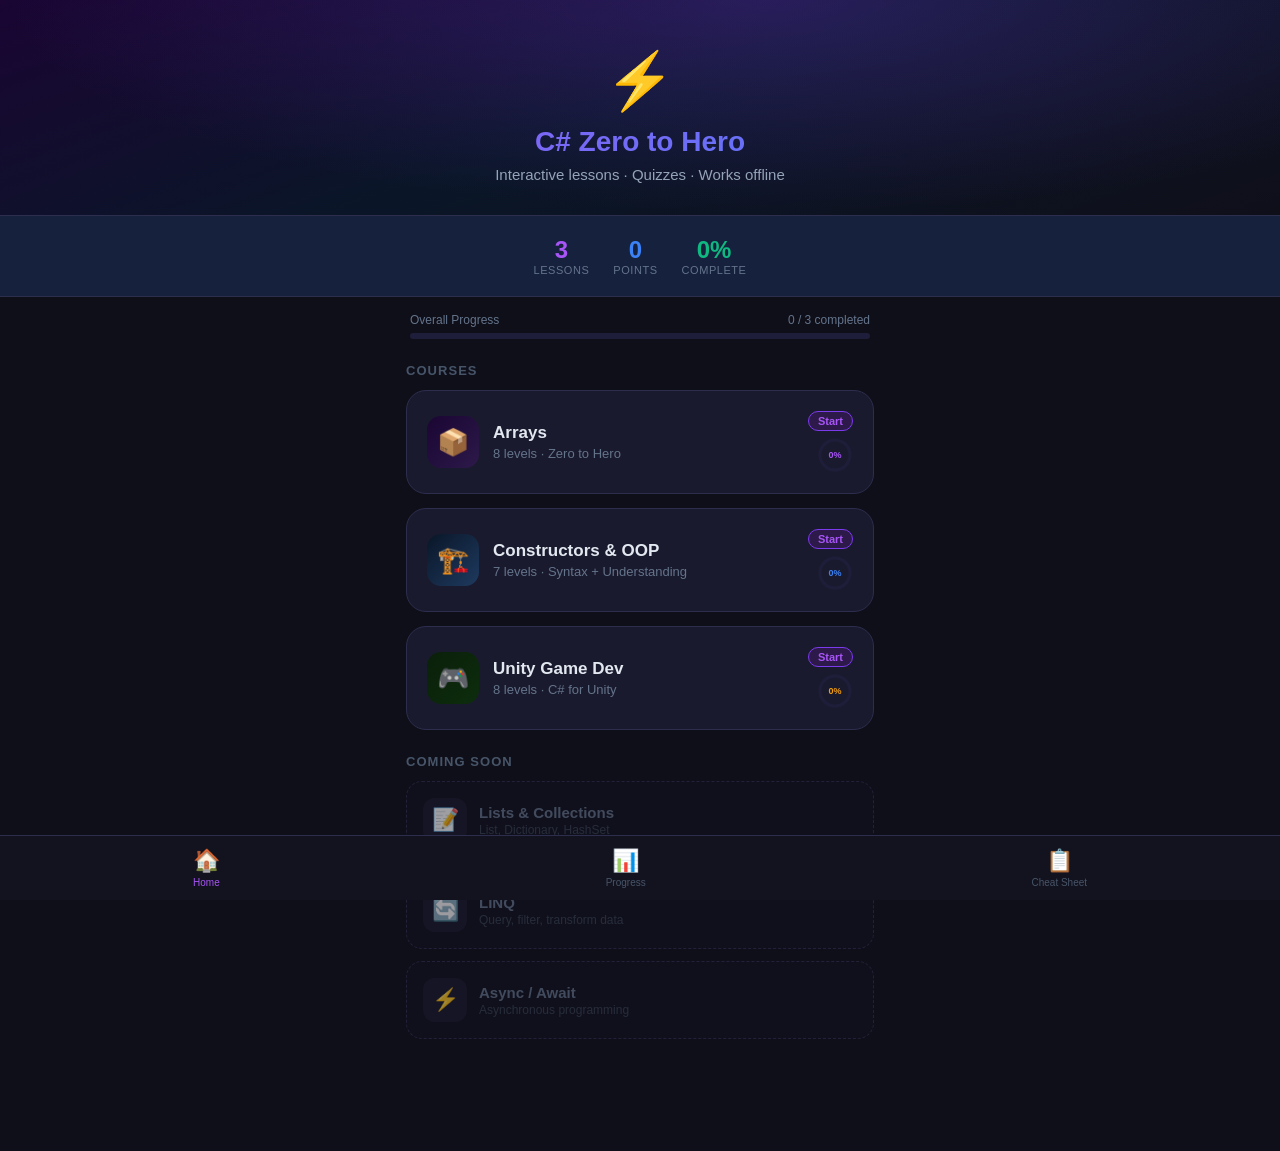
<file: docs/index.html>
<!DOCTYPE html>
<html lang="en">
<head>
<meta charset="UTF-8">
<meta name="viewport" content="width=device-width,initial-scale=1,maximum-scale=1">
<meta name="theme-color" content="#7c3aed">
<meta name="apple-mobile-web-app-capable" content="yes">
<meta name="apple-mobile-web-app-status-bar-style" content="black-translucent">
<meta name="apple-mobile-web-app-title" content="C# Hero">
<link rel="manifest" href="manifest.json">
<title>C# Zero to Hero</title>
<style>
*{box-sizing:border-box;margin:0;padding:0;-webkit-tap-highlight-color:transparent}
body{
  background:#0f0f1a;color:#e2e8f0;
  font-family:-apple-system,BlinkMacSystemFont,'Segoe UI',sans-serif;
  min-height:100vh;min-height:100dvh;
}

/* Hero header */
.hero{
  background:linear-gradient(160deg,#1a0533 0%,#0a1628 50%,#0f0f1a 100%);
  padding:48px 20px 32px;text-align:center;
  border-bottom:1px solid #2d2d4e;
  position:relative;overflow:hidden;
}
.hero::before{
  content:'';position:absolute;inset:0;
  background:radial-gradient(ellipse at 60% 0%,rgba(124,58,237,.25),transparent 70%);
}
.hero-icon{font-size:56px;margin-bottom:12px;display:block;position:relative}
.hero h1{font-size:28px;font-weight:800;position:relative;
  background:linear-gradient(135deg,#a855f7,#3b82f6);
  -webkit-background-clip:text;-webkit-text-fill-color:transparent;background-clip:text;
}
.hero p{color:#94a3b8;font-size:15px;margin-top:8px;position:relative}

/* Install banner */
#install-banner{
  display:none;
  background:linear-gradient(90deg,#7c3aed,#3b82f6);
  padding:12px 16px;
  align-items:center;gap:10px;
  font-size:14px;
}
#install-banner.show{display:flex}
#install-banner button{
  margin-left:auto;flex-shrink:0;
  padding:8px 16px;border-radius:20px;border:none;
  background:#fff;color:#7c3aed;font-weight:700;font-size:13px;cursor:pointer;
}

/* Stats row */
.stats{
  display:flex;justify-content:center;gap:24px;
  padding:20px 16px;background:#16213e;
  border-bottom:1px solid #2d2d4e;
}
.stat{text-align:center}
.stat-num{font-size:24px;font-weight:800;color:#a855f7}
.stat-lbl{font-size:11px;color:#64748b;text-transform:uppercase;letter-spacing:.05em}

/* Progress bar */
.overall-prog{padding:16px 20px 0;max-width:500px;margin:0 auto}
.op-row{display:flex;justify-content:space-between;margin-bottom:6px;font-size:12px;color:#64748b}
.op-bar{height:6px;background:#1e1e3a;border-radius:3px}
.op-fill{height:100%;background:linear-gradient(90deg,#7c3aed,#3b82f6);border-radius:3px;transition:width .5s}

/* Course cards */
main{padding:20px 16px 100px;max-width:500px;margin:0 auto}
h2{font-size:13px;font-weight:700;color:#475569;text-transform:uppercase;
   letter-spacing:.08em;margin-bottom:12px;margin-top:4px}

.course-card{
  background:#1a1a2e;border:1px solid #2d2d4e;border-radius:20px;
  padding:20px;margin-bottom:14px;cursor:pointer;
  text-decoration:none;display:block;color:inherit;
  transition:transform .15s,border-color .15s,box-shadow .15s;
  -webkit-user-select:none;user-select:none;
}
.course-card:active{transform:scale(.98)}
.course-card.unlocked:hover{border-color:#7c3aed;box-shadow:0 0 0 1px #7c3aed22}
.course-card.locked{opacity:.5;cursor:not-allowed}

.card-row{display:flex;align-items:center;gap:14px}
.card-icon{
  width:52px;height:52px;border-radius:14px;
  display:flex;align-items:center;justify-content:center;
  font-size:26px;flex-shrink:0;
}
.card-body{flex:1;min-width:0}
.card-title{font-size:17px;font-weight:700;margin-bottom:3px}
.card-sub{font-size:13px;color:#64748b}
.card-right{flex-shrink:0;display:flex;flex-direction:column;align-items:flex-end;gap:6px}
.card-badge{font-size:11px;font-weight:600;padding:3px 9px;border-radius:20px}
.b-new{background:#2d1a4a;color:#a855f7;border:1px solid #7c3aed}
.b-done{background:#064e3b;color:#10b981;border:1px solid #10b981}
.b-lock{background:#1e1e3a;color:#475569;border:1px solid #2d2d4e}
.card-arrow{font-size:20px;color:#475569}

/* Mini progress ring */
.ring-wrap{position:relative;width:36px;height:36px}
.ring-wrap svg{transform:rotate(-90deg)}
.ring-bg{fill:none;stroke:#1e1e3a;stroke-width:3}
.ring-fg{fill:none;stroke:#10b981;stroke-width:3;stroke-linecap:round;transition:stroke-dashoffset .5s}
.ring-txt{
  position:absolute;inset:0;display:flex;align-items:center;justify-content:center;
  font-size:9px;font-weight:700;color:#10b981;
}

/* Coming soon section */
.soon-card{
  background:#12121f;border:1px dashed #2d2d4e;border-radius:16px;
  padding:16px;margin-bottom:12px;opacity:.6;
}
.soon-row{display:flex;align-items:center;gap:12px}
.soon-icon{width:44px;height:44px;border-radius:12px;display:flex;align-items:center;justify-content:center;font-size:22px;background:#1a1a2e;flex-shrink:0}
.soon-title{font-size:15px;font-weight:600;color:#64748b}
.soon-sub{font-size:12px;color:#374151;margin-top:2px}

/* Bottom nav */
.bnav{
  position:fixed;bottom:0;left:0;right:0;
  background:#13131f;border-top:1px solid #2d2d4e;
  display:flex;justify-content:space-around;padding:8px 0 max(8px,env(safe-area-inset-bottom));
  z-index:100;
}
.bni{
  display:flex;flex-direction:column;align-items:center;gap:3px;
  font-size:10px;color:#475569;padding:4px 16px;cursor:pointer;
  border:none;background:none;
}
.bni.active{color:#a855f7}
.bni span:first-child{font-size:22px}
</style>
</head>
<body>

<div id="install-banner">
  <span>📲 Add to Home Screen for the full app experience</span>
  <button id="install-btn">Install</button>
</div>

<div class="hero">
  <span class="hero-icon">⚡</span>
  <h1>C# Zero to Hero</h1>
  <p>Interactive lessons · Quizzes · Works offline</p>
</div>

<div class="stats">
  <div class="stat"><div class="stat-num" id="stat-lessons">3</div><div class="stat-lbl">Lessons</div></div>
  <div class="stat"><div class="stat-num" id="stat-score" style="color:#3b82f6">0</div><div class="stat-lbl">Points</div></div>
  <div class="stat"><div class="stat-num" id="stat-done" style="color:#10b981">0%</div><div class="stat-lbl">Complete</div></div>
</div>

<div class="overall-prog">
  <div class="op-row"><span>Overall Progress</span><span id="prog-txt">0 / 3 completed</span></div>
  <div class="op-bar"><div class="op-fill" id="prog-fill" style="width:0%"></div></div>
</div>

<main>
  <h2>Courses</h2>

  <!-- Arrays -->
  <a class="course-card unlocked" href="arrays.html">
    <div class="card-row">
      <div class="card-icon" style="background:linear-gradient(135deg,#1a0533,#2d1a4a)">📦</div>
      <div class="card-body">
        <div class="card-title">Arrays</div>
        <div class="card-sub">8 levels · Zero to Hero</div>
      </div>
      <div class="card-right">
        <span class="card-badge b-new" id="arr-badge">Start</span>
        <div class="ring-wrap" id="arr-ring">
          <svg width="36" height="36" viewBox="0 0 36 36">
            <circle class="ring-bg" cx="18" cy="18" r="15"/>
            <circle class="ring-fg" cx="18" cy="18" r="15" id="arr-ring-fg"
              stroke-dasharray="94.2" stroke-dashoffset="94.2"/>
          </svg>
          <div class="ring-txt" id="arr-ring-txt">0%</div>
        </div>
      </div>
    </div>
  </a>

  <!-- Constructors -->
  <a class="course-card unlocked" href="constructors.html">
    <div class="card-row">
      <div class="card-icon" style="background:linear-gradient(135deg,#0a1628,#1e3a5f)">🏗️</div>
      <div class="card-body">
        <div class="card-title">Constructors &amp; OOP</div>
        <div class="card-sub">7 levels · Syntax + Understanding</div>
      </div>
      <div class="card-right">
        <span class="card-badge b-new" id="oop-badge">Start</span>
        <div class="ring-wrap" id="oop-ring">
          <svg width="36" height="36" viewBox="0 0 36 36">
            <circle class="ring-bg" cx="18" cy="18" r="15"/>
            <circle class="ring-fg" cx="18" cy="18" r="15" id="oop-ring-fg"
              stroke-dasharray="94.2" stroke-dashoffset="94.2"/>
          </svg>
          <div class="ring-txt" id="oop-ring-txt">0%</div>
        </div>
      </div>
    </div>
  </a>

  <!-- Unity -->
  <a class="course-card unlocked" href="unity.html">
    <div class="card-row">
      <div class="card-icon" style="background:linear-gradient(135deg,#0a1f0a,#0d2d0d)">🎮</div>
      <div class="card-body">
        <div class="card-title">Unity Game Dev</div>
        <div class="card-sub">8 levels · C# for Unity</div>
      </div>
      <div class="card-right">
        <span class="card-badge b-new" id="unity-badge">Start</span>
        <div class="ring-wrap" id="unity-ring">
          <svg width="36" height="36" viewBox="0 0 36 36">
            <circle class="ring-bg" cx="18" cy="18" r="15"/>
            <circle class="ring-fg" cx="18" cy="18" r="15" id="unity-ring-fg"
              stroke-dasharray="94.2" stroke-dashoffset="94.2" stroke="#f59e0b"/>
          </svg>
          <div class="ring-txt" id="unity-ring-txt" style="color:#f59e0b">0%</div>
        </div>
      </div>
    </div>
  </a>

  <h2 style="margin-top:24px">Coming Soon</h2>

  <div class="soon-card">
    <div class="soon-row">
      <div class="soon-icon">📝</div>
      <div><div class="soon-title">Lists &amp; Collections</div><div class="soon-sub">List, Dictionary, HashSet</div></div>
    </div>
  </div>
  <div class="soon-card">
    <div class="soon-row">
      <div class="soon-icon">🔄</div>
      <div><div class="soon-title">LINQ</div><div class="soon-sub">Query, filter, transform data</div></div>
    </div>
  </div>
  <div class="soon-card">
    <div class="soon-row">
      <div class="soon-icon">⚡</div>
      <div><div class="soon-title">Async / Await</div><div class="soon-sub">Asynchronous programming</div></div>
    </div>
  </div>
</main>

<nav class="bnav">
  <button class="bni active"><span>🏠</span><span>Home</span></button>
  <button class="bni" onclick="alert('Progress saved locally!')"><span>📊</span><span>Progress</span></button>
  <button class="bni" onclick="alert('Cheat sheets coming soon!')"><span>📋</span><span>Cheat Sheet</span></button>
</nav>

<script>
// PWA install
let deferredPrompt;
window.addEventListener('beforeinstallprompt', e => {
  e.preventDefault(); deferredPrompt = e;
  document.getElementById('install-banner').classList.add('show');
});
document.getElementById('install-btn')?.addEventListener('click', async () => {
  if (!deferredPrompt) return;
  deferredPrompt.prompt();
  const { outcome } = await deferredPrompt.userChoice;
  if (outcome === 'accepted') document.getElementById('install-banner').classList.remove('show');
  deferredPrompt = null;
});

// Service worker
if ('serviceWorker' in navigator)
  navigator.serviceWorker.register('sw.js').catch(()=>{});

// Progress from localStorage
function loadProgress() {
  const arr   = +(localStorage.getItem('arr_pct')  || 0);
  const oop   = +(localStorage.getItem('oop_pct')  || 0);
  const unity = +(localStorage.getItem('unity_pct')|| 0);
  const totalScore = +(localStorage.getItem('arr_score')||0)
                   + +(localStorage.getItem('oop_score')||0)
                   + +(localStorage.getItem('unity_score')||0);

  setRing('arr',   arr,   '#a855f7');
  setRing('oop',   oop,   '#3b82f6');
  setRing('unity', unity, '#f59e0b');

  ['arr','oop','unity'].forEach((k,i) => {
    const pct = [arr,oop,unity][i];
    const badge = document.getElementById(k+'-badge');
    if (pct >= 100) { badge.textContent='✓ Done'; badge.className='card-badge b-done'; }
    else if (pct > 0) { badge.textContent='Continue'; badge.className='card-badge b-new'; }
  });

  const done = [arr>=100,oop>=100,unity>=100].filter(Boolean).length;
  const avg  = Math.round((arr+oop+unity)/3);
  document.getElementById('stat-done').textContent  = avg+'%';
  document.getElementById('stat-score').textContent = totalScore;
  document.getElementById('prog-fill').style.width  = avg+'%';
  document.getElementById('prog-txt').textContent   = done+' / 3 completed';
}

function setRing(id, pct, color) {
  const circ = 94.2;
  const el = document.getElementById(id+'-ring-fg');
  const tx = document.getElementById(id+'-ring-txt');
  if (!el) return;
  el.style.strokeDashoffset = circ - (circ * pct / 100);
  if (color) el.style.stroke = color;
  tx.textContent = pct+'%';
  if (color) tx.style.color = color;
}

loadProgress();
</script>
</body>
</html>
</file>
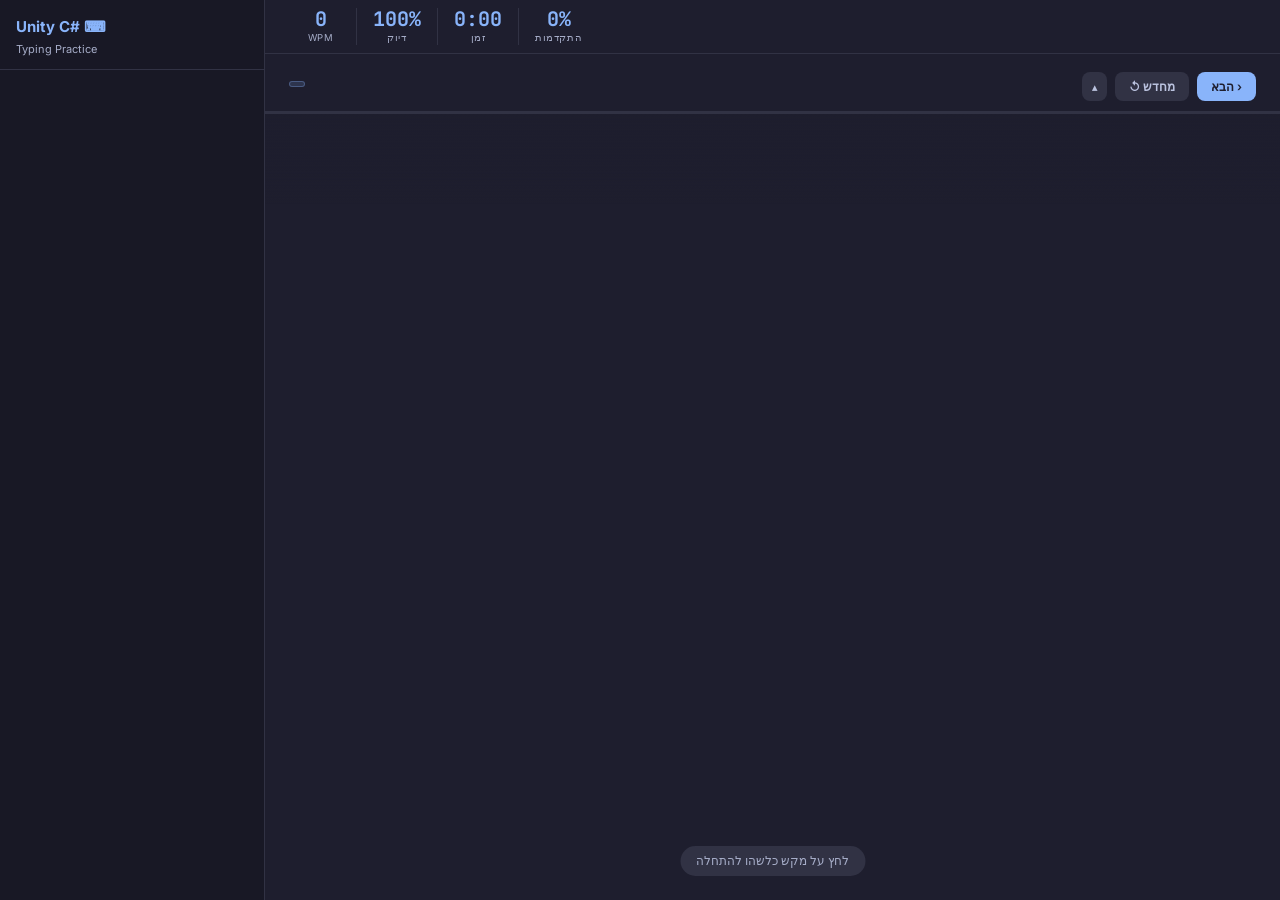
<file: typing-practice/index.html>
<!DOCTYPE html>
<html lang="he" dir="ltr">
<head>
    <meta charset="UTF-8">
    <meta name="viewport" content="width=device-width, initial-scale=1.0">
    <title>Unity C# Typing Practice</title>
    <link rel="preconnect" href="https://fonts.googleapis.com">
    <link rel="preconnect" href="https://fonts.gstatic.com" crossorigin>
    <link href="https://fonts.googleapis.com/css2?family=JetBrains+Mono:wght@400;500;700&family=Inter:wght@400;500;600;700;800&display=swap" rel="stylesheet">
    <link rel="stylesheet" href="style.css">
</head>
<body>
<div class="app">

    <!-- Sidebar -->
    <aside class="sidebar">
        <div class="sidebar-header">
            <h1>Unity C# &#x2328;</h1>
            <p>Typing Practice</p>
        </div>
        <div class="lesson-list" id="lesson-list"></div>
    </aside>

    <!-- Main -->
    <main class="main">

        <!-- Stats Bar -->
        <div class="stats-bar">
            <div class="stat">
                <span class="stat-value" id="wpm">0</span>
                <span class="stat-label">WPM</span>
            </div>
            <div class="stat">
                <span class="stat-value" id="accuracy">100%</span>
                <span class="stat-label">&#x05D3;&#x05D9;&#x05D5;&#x05E7;</span>
            </div>
            <div class="stat">
                <span class="stat-value" id="timer">0:00</span>
                <span class="stat-label">&#x05D6;&#x05DE;&#x05DF;</span>
            </div>
            <div class="stat">
                <span class="stat-value" id="progress-pct">0%</span>
                <span class="stat-label">&#x05D4;&#x05EA;&#x05E7;&#x05D3;&#x05DE;&#x05D5;&#x05EA;</span>
            </div>
        </div>

        <!-- Lesson Header -->
        <div class="lesson-header" id="lesson-header">
            <div class="lesson-meta">
                <span class="lesson-category" id="lesson-category"></span>
                <h2 class="lesson-title" id="lesson-title"></h2>
                <div class="lesson-meta-collapsible">
                    <p class="lesson-desc" id="lesson-desc"></p>
                    <div class="difficulty-stars" id="difficulty-stars"></div>
                    <span id="lesson-type-badge" class="lesson-type-label type-api"></span>
                </div>
            </div>
            <div class="lesson-controls">
                <button id="btn-collapse" class="btn btn-secondary" title="&#x05D4;&#x05E1;&#x05EA;&#x05E8; &#x05E4;&#x05E8;&#x05D8;&#x05D9;&#x05DD;">&#x25B4;</button>
                <button id="btn-restart" class="btn btn-secondary">&#x21BA; &#x05DE;&#x05D7;&#x05D3;&#x05E9;</button>
                <button id="btn-next" class="btn btn-primary">&#x05D4;&#x05D1;&#x05D0; &#x203A;</button>
            </div>
        </div>

        <!-- Progress Bar -->
        <div class="progress-bar">
            <div class="progress-fill" id="progress-fill"></div>
        </div>

        <!-- Code Display -->
        <div class="code-container" id="code-container">
            <div class="code-display" id="code-display"></div>
        </div>

        <!-- Hint -->
        <div class="hint" id="hint">&#x05DC;&#x05D7;&#x05E5; &#x05E2;&#x05DC; &#x05DE;&#x05E7;&#x05E9; &#x05DB;&#x05DC;&#x05E9;&#x05D4;&#x05D5; &#x05DC;&#x05D4;&#x05EA;&#x05D7;&#x05DC;&#x05D4;</div>

        <!-- Completion Overlay -->
        <div class="completion" id="completion">
            <div class="completion-card">
                <h2>&#x2713; &#x05E9;&#x05D9;&#x05E2;&#x05D5;&#x05E8; &#x05D4;&#x05D5;&#x05E9;&#x05DC;&#x05DD;!</h2>
                <div class="completion-stars" id="final-stars">&#x2606;&#x2606;&#x2606;</div>
                <div class="completion-stats">
                    <div class="completion-stat">
                        <span class="completion-value" id="final-wpm">0</span>
                        <span class="completion-label">WPM</span>
                    </div>
                    <div class="completion-stat">
                        <span class="completion-value" id="final-accuracy">100%</span>
                        <span class="completion-label">&#x05D3;&#x05D9;&#x05D5;&#x05E7;</span>
                    </div>
                    <div class="completion-stat">
                        <span class="completion-value" id="final-time">0:00</span>
                        <span class="completion-label">&#x05D6;&#x05DE;&#x05DF;</span>
                    </div>
                </div>
                <div class="completion-buttons">
                    <button id="btn-completion-retry" class="btn btn-secondary">&#x21BA; &#x05E9;&#x05D5;&#x05D1;</button>
                    <button id="btn-completion-next" class="btn btn-primary">&#x05D4;&#x05D1;&#x05D0; &#x203A;</button>
                </div>
            </div>
        </div>

    </main>
</div>

<!-- Lesson packs — add new packs by adding a <script> here -->
<script src="lessons/api/lessons-api.js"></script>
<script src="lessons/shell-bound/lessons-shell-bound.js"></script>
<script src="lessons/examples/lessons-examples.js"></script>
<script src="lessons-loader.js"></script>
<script src="app.js"></script>
</body>
</html>
</file>
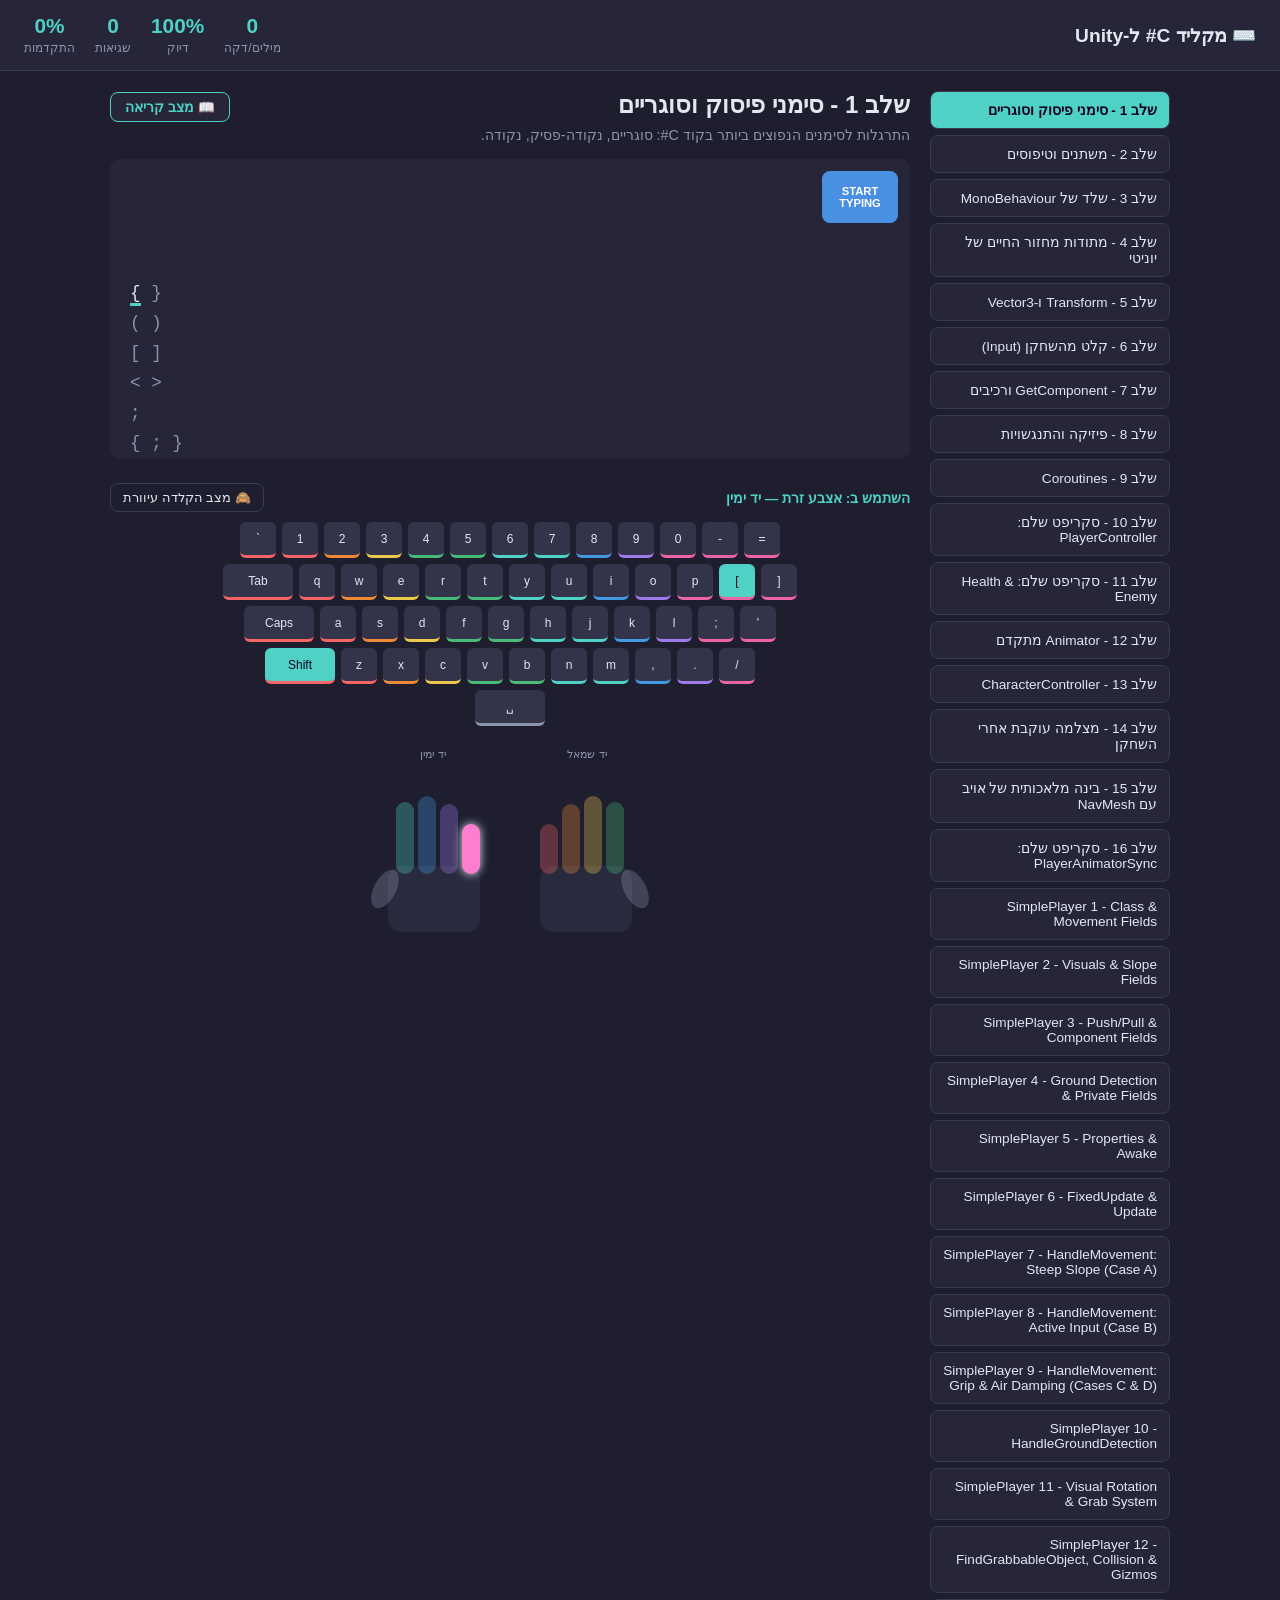
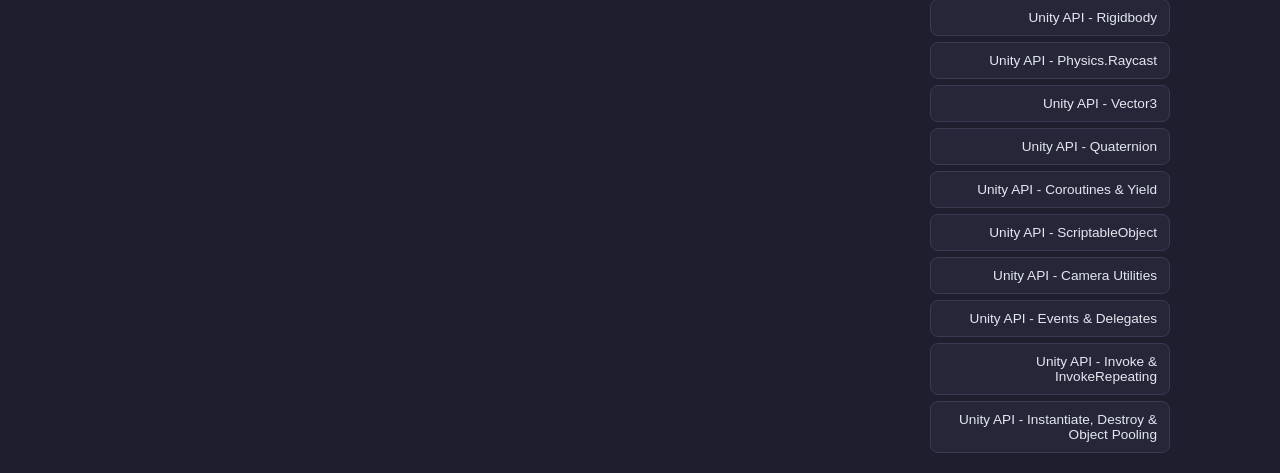
<file: typing-tutor/index.html>
<!DOCTYPE html>
<html lang="he" dir="rtl">
<head>
<meta charset="UTF-8" />
<meta name="viewport" content="width=device-width, initial-scale=1.0" />
<title>מקליד C# ל-Unity</title>
<link rel="stylesheet" href="css/style.css" />
</head>
<body>
  <header class="topbar">
    <h1>⌨️ מקליד C# ל-Unity</h1>
    <div class="stats-bar">
      <div class="stat"><span id="stat-wpm">0</span><label>מילים/דקה</label></div>
      <div class="stat"><span id="stat-acc">100%</span><label>דיוק</label></div>
      <div class="stat"><span id="stat-errors">0</span><label>שגיאות</label></div>
      <div class="stat"><span id="stat-progress">0%</span><label>התקדמות</label></div>
    </div>
  </header>

  <main class="layout">
    <aside class="sidebar" id="lesson-list"></aside>

    <section class="main-panel">
      <div class="lesson-header">
        <div class="lesson-header-top">
          <h2 id="lesson-title">בחר שיעור</h2>
          <button id="btn-learn-mode" class="btn-learn-mode">📖 מצב קריאה</button>
        </div>
        <p id="lesson-desc"></p>
      </div>

      <div class="code-stage">
        <pre id="code-display" dir="ltr"></pre>
        <button id="start-overlay" class="start-overlay" type="button">START<br>TYPING</button>
        <textarea id="hidden-input" dir="ltr" autocomplete="off" autocapitalize="off" spellcheck="false"></textarea>
      </div>

      <div id="learn-display" class="learn-display"></div>

      <div class="result-panel" id="result-panel" hidden>
        <h3>🎉 שיעור הושלם!</h3>
        <div id="result-stars" class="result-stars"></div>
        <p id="result-text"></p>
        <button id="btn-next">לשיעור הבא ➜</button>
        <button id="btn-retry">נסה שוב</button>
      </div>

      <div class="keyboard-panel">
        <div class="keyboard-toolbar">
          <span id="finger-label" class="finger-label"></span>
          <button id="btn-blind-mode" class="btn-secondary">🙈 מצב הקלדה עיוורת</button>
        </div>
        <div class="keyboard" id="keyboard" dir="ltr"></div>

        <div class="hands-container" id="hands-container">
          <!-- Left hand: thumb on right, pinky on left -->
          <svg class="hand-svg" id="hand-left" viewBox="0 0 130 205" xmlns="http://www.w3.org/2000/svg">
            <text x="65" y="14" class="hand-label" text-anchor="middle">יד שמאל</text>
            <rect x="18" y="122" width="92" height="66" rx="14" class="hand-palm"/>
            <rect class="hand-finger" data-zone="l-pinky"  x="18" y="80"  width="18" height="50" rx="9"/>
            <rect class="hand-finger" data-zone="l-ring"   x="40" y="60"  width="18" height="70" rx="9"/>
            <rect class="hand-finger" data-zone="l-middle" x="62" y="52"  width="18" height="78" rx="9"/>
            <rect class="hand-finger" data-zone="l-index"  x="84" y="58"  width="18" height="72" rx="9"/>
            <ellipse class="hand-finger" data-zone="thumb" cx="113" cy="145" rx="11" ry="21" transform="rotate(-28 113 145)"/>
          </svg>
          <!-- Right hand: thumb on left, pinky on right -->
          <svg class="hand-svg" id="hand-right" viewBox="0 0 130 205" xmlns="http://www.w3.org/2000/svg">
            <text x="65" y="14" class="hand-label" text-anchor="middle">יד ימין</text>
            <rect x="20" y="122" width="92" height="66" rx="14" class="hand-palm"/>
            <rect class="hand-finger" data-zone="r-index"  x="28" y="58"  width="18" height="72" rx="9"/>
            <rect class="hand-finger" data-zone="r-middle" x="50" y="52"  width="18" height="78" rx="9"/>
            <rect class="hand-finger" data-zone="r-ring"   x="72" y="60"  width="18" height="70" rx="9"/>
            <rect class="hand-finger" data-zone="r-pinky"  x="94" y="80"  width="18" height="50" rx="9"/>
            <ellipse class="hand-finger" data-zone="thumb" cx="17" cy="145" rx="11" ry="21" transform="rotate(28 17 145)"/>
          </svg>
        </div>
      </div>
    </section>
  </main>

  <script src="js/lessons.js"></script>
  <script src="js/app.js"></script>
</body>
</html>
</file>
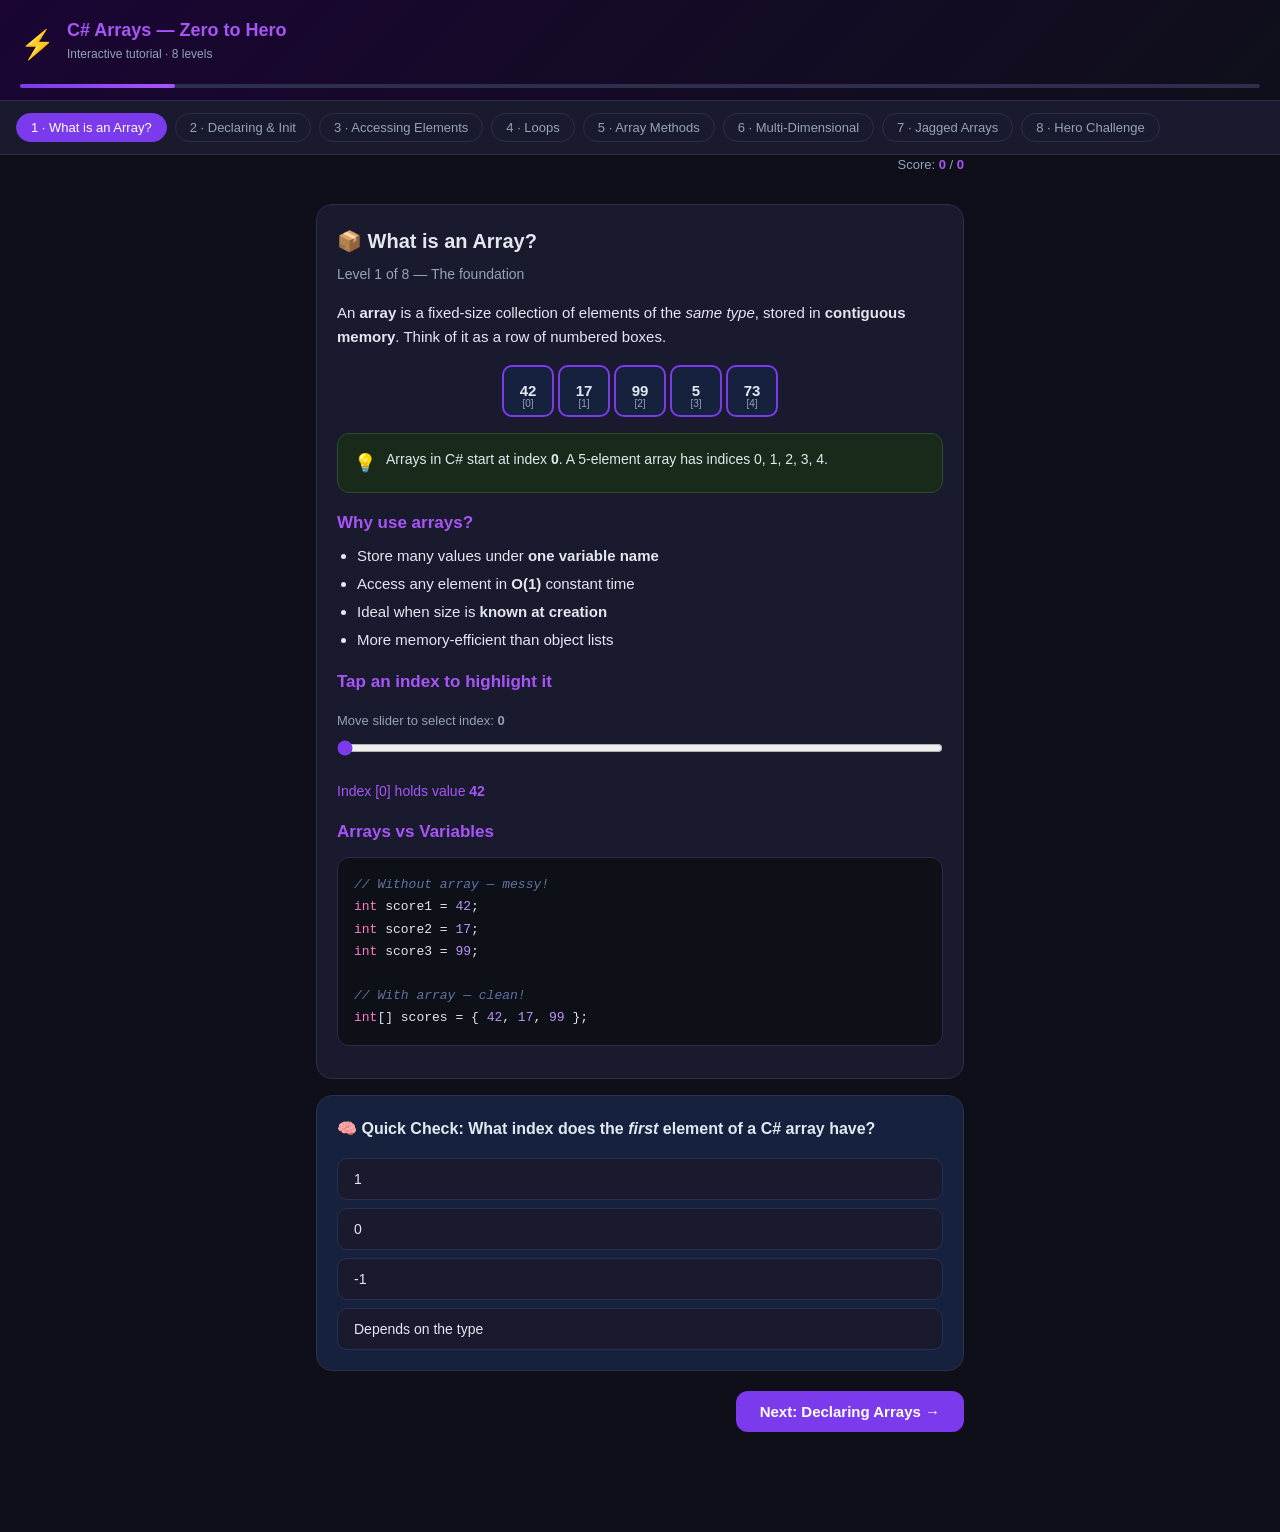
<file: csharp-arrays-tutorial.html>
<!DOCTYPE html>
<html lang="en">
<head>
<meta charset="UTF-8">
<meta name="viewport" content="width=device-width, initial-scale=1.0, maximum-scale=1.0">
<title>C# Arrays — Zero to Hero</title>
<style>
  :root {
    --bg: #0f0f1a;
    --card: #1a1a2e;
    --card2: #16213e;
    --accent: #7c3aed;
    --accent2: #a855f7;
    --green: #10b981;
    --red: #ef4444;
    --yellow: #f59e0b;
    --text: #e2e8f0;
    --muted: #94a3b8;
    --border: #2d2d4e;
    --code-bg: #0d1117;
  }
  * { box-sizing: border-box; margin: 0; padding: 0; }
  body {
    background: var(--bg);
    color: var(--text);
    font-family: -apple-system, BlinkMacSystemFont, 'Segoe UI', sans-serif;
    font-size: 16px;
    line-height: 1.6;
    min-height: 100vh;
  }

  /* ── Header ── */
  header {
    background: linear-gradient(135deg, #1a0533 0%, #0f0f1a 100%);
    border-bottom: 1px solid var(--border);
    padding: 16px 20px 12px;
    position: sticky; top: 0; z-index: 100;
  }
  .header-inner { display: flex; align-items: center; gap: 12px; }
  .logo { font-size: 28px; }
  .header-text h1 { font-size: 18px; font-weight: 700; color: var(--accent2); }
  .header-text p { font-size: 12px; color: var(--muted); }
  .progress-bar-wrap { height: 4px; background: var(--border); border-radius: 2px; margin-top: 10px; }
  .progress-bar { height: 100%; background: linear-gradient(90deg, var(--accent), var(--accent2)); border-radius: 2px; transition: width 0.4s ease; }

  /* ── Nav ── */
  nav {
    display: flex; overflow-x: auto; gap: 8px;
    padding: 12px 16px; background: var(--card);
    border-bottom: 1px solid var(--border);
    scrollbar-width: none;
  }
  nav::-webkit-scrollbar { display: none; }
  .nav-btn {
    flex-shrink: 0; padding: 6px 14px; border-radius: 20px;
    border: 1px solid var(--border); background: transparent;
    color: var(--muted); font-size: 13px; cursor: pointer;
    transition: all 0.2s; white-space: nowrap;
  }
  .nav-btn.active { background: var(--accent); border-color: var(--accent); color: #fff; }
  .nav-btn.done { border-color: var(--green); color: var(--green); }
  .nav-btn.done.active { background: var(--green); color: #fff; }

  /* ── Main ── */
  main { padding: 20px 16px 100px; max-width: 680px; margin: 0 auto; }

  /* ── Section ── */
  .section { display: none; }
  .section.active { display: block; animation: fadeIn 0.3s ease; }
  @keyframes fadeIn { from { opacity: 0; transform: translateY(8px); } to { opacity: 1; transform: translateY(0); } }

  /* ── Cards ── */
  .card {
    background: var(--card); border: 1px solid var(--border);
    border-radius: 16px; padding: 20px; margin-bottom: 16px;
  }
  .card-title {
    font-size: 20px; font-weight: 700; margin-bottom: 6px;
    display: flex; align-items: center; gap: 8px;
  }
  .card-subtitle { color: var(--muted); font-size: 14px; margin-bottom: 16px; }

  /* ── Code blocks ── */
  pre {
    background: var(--code-bg); border: 1px solid #2a2a4a;
    border-radius: 12px; padding: 16px; overflow-x: auto;
    font-size: 13px; line-height: 1.7; margin: 12px 0;
    font-family: 'Courier New', monospace;
  }
  .kw { color: #ff79c6; }
  .type { color: #8be9fd; }
  .str { color: #f1fa8c; }
  .num { color: #bd93f9; }
  .cm { color: #6272a4; font-style: italic; }
  .fn { color: #50fa7b; }
  .prop { color: #ffb86c; }

  /* ── Info boxes ── */
  .info-box {
    border-radius: 12px; padding: 14px 16px; margin: 12px 0;
    font-size: 14px; display: flex; gap: 10px; align-items: flex-start;
  }
  .info-box.tip { background: #1a2a1a; border: 1px solid #2d4a2d; }
  .info-box.warn { background: #2a1f0a; border: 1px solid #4a3a0d; }
  .info-box.danger { background: #2a0a0a; border: 1px solid #4a1a1a; }
  .info-box .icon { font-size: 18px; flex-shrink: 0; margin-top: 1px; }

  /* ── Visual Array ── */
  .array-visual {
    display: flex; gap: 4px; flex-wrap: wrap;
    margin: 16px 0; justify-content: center;
  }
  .array-cell {
    width: 52px; height: 52px; border-radius: 10px;
    border: 2px solid var(--accent); background: var(--card2);
    display: flex; flex-direction: column; align-items: center;
    justify-content: center; font-weight: 700; font-size: 15px;
    transition: all 0.3s; cursor: default; position: relative;
  }
  .array-cell .idx {
    font-size: 10px; color: var(--muted); font-weight: 400;
    position: absolute; bottom: 3px;
  }
  .array-cell.highlight { background: var(--accent); border-color: var(--accent2); color: #fff; transform: scale(1.1); }
  .array-cell.green { background: #064e3b; border-color: var(--green); }
  .array-cell.red { background: #450a0a; border-color: var(--red); }

  /* ── Quiz ── */
  .quiz-card { background: var(--card2); border: 1px solid var(--border); border-radius: 16px; padding: 20px; margin-bottom: 16px; }
  .quiz-q { font-size: 16px; font-weight: 600; margin-bottom: 16px; }
  .quiz-options { display: flex; flex-direction: column; gap: 8px; }
  .quiz-opt {
    padding: 12px 16px; border-radius: 10px; border: 1px solid var(--border);
    background: var(--card); color: var(--text); font-size: 14px;
    cursor: pointer; text-align: left; transition: all 0.2s;
  }
  .quiz-opt:hover:not(:disabled) { border-color: var(--accent); background: #2a1a4a; }
  .quiz-opt.correct { background: #064e3b; border-color: var(--green); color: var(--green); }
  .quiz-opt.wrong { background: #450a0a; border-color: var(--red); color: var(--red); }
  .quiz-feedback { margin-top: 12px; padding: 12px; border-radius: 10px; font-size: 14px; display: none; }
  .quiz-feedback.show { display: block; }
  .quiz-feedback.ok { background: #064e3b; border: 1px solid var(--green); color: var(--green); }
  .quiz-feedback.no { background: #450a0a; border: 1px solid var(--red); color: var(--red); }

  /* ── Fill-in ── */
  .fill-wrap { display: flex; gap: 8px; align-items: center; flex-wrap: wrap; margin: 12px 0; }
  .fill-input {
    background: var(--code-bg); border: 2px solid var(--accent);
    border-radius: 8px; color: var(--text); font-family: 'Courier New', monospace;
    font-size: 14px; padding: 6px 10px; width: 140px;
  }
  .fill-input:focus { outline: none; border-color: var(--accent2); }
  .fill-check {
    padding: 8px 16px; border-radius: 8px; border: none;
    background: var(--accent); color: #fff; font-size: 14px;
    cursor: pointer; transition: background 0.2s;
  }
  .fill-check:hover { background: var(--accent2); }

  /* ── Slider demo ── */
  .slider-wrap { margin: 16px 0; }
  .slider-wrap label { font-size: 13px; color: var(--muted); display: block; margin-bottom: 6px; }
  input[type=range] {
    width: 100%; accent-color: var(--accent); cursor: pointer;
  }
  .slider-output { text-align: center; font-size: 13px; color: var(--accent2); margin-top: 4px; }

  /* ── Buttons ── */
  .btn {
    padding: 12px 24px; border-radius: 12px; border: none;
    font-size: 15px; font-weight: 600; cursor: pointer;
    transition: all 0.2s; display: inline-flex; align-items: center; gap: 6px;
  }
  .btn-primary { background: var(--accent); color: #fff; }
  .btn-primary:hover { background: var(--accent2); transform: translateY(-1px); }
  .btn-secondary { background: var(--card2); color: var(--text); border: 1px solid var(--border); }
  .btn-secondary:hover { border-color: var(--accent); }
  .btn-row { display: flex; gap: 10px; justify-content: space-between; margin-top: 20px; flex-wrap: wrap; }

  /* ── Badge ── */
  .badge {
    display: inline-flex; align-items: center; gap: 4px;
    padding: 4px 10px; border-radius: 20px; font-size: 12px; font-weight: 600;
  }
  .badge-purple { background: #2d1a4a; color: var(--accent2); border: 1px solid var(--accent); }
  .badge-green { background: #064e3b; color: var(--green); border: 1px solid var(--green); }
  .badge-yellow { background: #2d1f00; color: var(--yellow); border: 1px solid var(--yellow); }

  /* ── Completion ── */
  .completion {
    text-align: center; padding: 40px 20px;
    background: linear-gradient(135deg, #1a0533, #0a1628);
    border-radius: 20px; border: 1px solid var(--accent);
    margin-top: 20px;
  }
  .completion .trophy { font-size: 64px; margin-bottom: 16px; }
  .completion h2 { font-size: 28px; color: var(--accent2); margin-bottom: 8px; }
  .completion p { color: var(--muted); font-size: 15px; }

  /* ── Tabs within section ── */
  .tabs { display: flex; gap: 4px; margin-bottom: 16px; overflow-x: auto; scrollbar-width: none; }
  .tabs::-webkit-scrollbar { display: none; }
  .tab {
    flex-shrink: 0; padding: 8px 16px; border-radius: 8px; border: 1px solid var(--border);
    background: transparent; color: var(--muted); font-size: 13px; cursor: pointer;
  }
  .tab.active { background: var(--accent); border-color: var(--accent); color: #fff; }
  .tab-panel { display: none; }
  .tab-panel.active { display: block; }

  /* ── Step indicator ── */
  .steps { display: flex; gap: 6px; margin: 16px 0; }
  .step { width: 8px; height: 8px; border-radius: 50%; background: var(--border); }
  .step.done { background: var(--accent2); }

  /* ── Score ── */
  #score-display {
    font-size: 13px; color: var(--muted);
    text-align: right; padding: 0 16px 8px;
    max-width: 680px; margin: 0 auto;
  }
  #score-display span { color: var(--accent2); font-weight: 700; }

  h2 { font-size: 22px; margin-bottom: 8px; }
  h3 { font-size: 17px; margin: 16px 0 8px; color: var(--accent2); }
  p { margin-bottom: 10px; color: var(--text); font-size: 15px; }
  ul, ol { padding-left: 20px; margin-bottom: 10px; }
  li { margin-bottom: 4px; font-size: 15px; }
  code { background: var(--code-bg); padding: 2px 6px; border-radius: 4px; font-family: 'Courier New', monospace; font-size: 13px; color: #f1fa8c; }
</style>
</head>
<body>

<header>
  <div class="header-inner">
    <div class="logo">⚡</div>
    <div class="header-text">
      <h1>C# Arrays — Zero to Hero</h1>
      <p>Interactive tutorial · 8 levels</p>
    </div>
  </div>
  <div class="progress-bar-wrap">
    <div class="progress-bar" id="progress-bar" style="width:0%"></div>
  </div>
</header>

<nav id="nav-bar">
  <button class="nav-btn active" onclick="goTo(0)">1 · What is an Array?</button>
  <button class="nav-btn" onclick="goTo(1)">2 · Declaring & Init</button>
  <button class="nav-btn" onclick="goTo(2)">3 · Accessing Elements</button>
  <button class="nav-btn" onclick="goTo(3)">4 · Loops</button>
  <button class="nav-btn" onclick="goTo(4)">5 · Array Methods</button>
  <button class="nav-btn" onclick="goTo(5)">6 · Multi-Dimensional</button>
  <button class="nav-btn" onclick="goTo(6)">7 · Jagged Arrays</button>
  <button class="nav-btn" onclick="goTo(7)">8 · Hero Challenge</button>
</nav>

<div id="score-display">Score: <span id="score-val">0</span> / <span id="score-max">0</span></div>

<main>

<!-- ═══════════════════════════════════════════════
     SECTION 0 — What is an Array?
═══════════════════════════════════════════════ -->
<section class="section active" id="sec-0">
  <div class="card">
    <div class="card-title">📦 What is an Array?</div>
    <div class="card-subtitle">Level 1 of 8 — The foundation</div>

    <p>An <strong>array</strong> is a fixed-size collection of elements of the <em>same type</em>, stored in <strong>contiguous memory</strong>. Think of it as a row of numbered boxes.</p>

    <div class="array-visual" id="intro-array">
      <div class="array-cell" data-val="42"><span>42</span><span class="idx">[0]</span></div>
      <div class="array-cell" data-val="17"><span>17</span><span class="idx">[1]</span></div>
      <div class="array-cell" data-val="99"><span>99</span><span class="idx">[2]</span></div>
      <div class="array-cell" data-val="5"><span>5</span><span class="idx">[3]</span></div>
      <div class="array-cell" data-val="73"><span>73</span><span class="idx">[4]</span></div>
    </div>

    <div class="info-box tip">
      <span class="icon">💡</span>
      <div>Arrays in C# start at index <strong>0</strong>. A 5-element array has indices 0, 1, 2, 3, 4.</div>
    </div>

    <h3>Why use arrays?</h3>
    <ul>
      <li>Store many values under <strong>one variable name</strong></li>
      <li>Access any element in <strong>O(1)</strong> constant time</li>
      <li>Ideal when size is <strong>known at creation</strong></li>
      <li>More memory-efficient than object lists</li>
    </ul>

    <h3>Tap an index to highlight it</h3>
    <div class="slider-wrap">
      <label>Move slider to select index: <strong id="idx-label">0</strong></label>
      <input type="range" min="0" max="4" value="0" oninput="highlightCell(this.value)">
    </div>
    <p id="cell-desc" style="font-size:14px;color:var(--accent2);">Index [0] holds value <strong>42</strong></p>

    <h3>Arrays vs Variables</h3>
    <pre><span class="cm">// Without array — messy!</span>
<span class="kw">int</span> score1 = <span class="num">42</span>;
<span class="kw">int</span> score2 = <span class="num">17</span>;
<span class="kw">int</span> score3 = <span class="num">99</span>;

<span class="cm">// With array — clean!</span>
<span class="kw">int</span>[] scores = { <span class="num">42</span>, <span class="num">17</span>, <span class="num">99</span> };</pre>
  </div>

  <!-- Quiz 0 -->
  <div class="quiz-card">
    <div class="quiz-q">🧠 Quick Check: What index does the <em>first</em> element of a C# array have?</div>
    <div class="quiz-options">
      <button class="quiz-opt" onclick="answer(this,false,0)">1</button>
      <button class="quiz-opt" onclick="answer(this,true,0)">0</button>
      <button class="quiz-opt" onclick="answer(this,false,0)">-1</button>
      <button class="quiz-opt" onclick="answer(this,false,0)">Depends on the type</button>
    </div>
    <div class="quiz-feedback" id="qf-0"></div>
  </div>

  <div class="btn-row">
    <div></div>
    <button class="btn btn-primary" onclick="goTo(1)">Next: Declaring Arrays →</button>
  </div>
</section>

<!-- ═══════════════════════════════════════════════
     SECTION 1 — Declaring & Initialising
═══════════════════════════════════════════════ -->
<section class="section" id="sec-1">
  <div class="card">
    <div class="card-title">✍️ Declaring & Initialising</div>
    <div class="card-subtitle">Level 2 of 8</div>

    <div class="tabs">
      <button class="tab active" onclick="switchTab(this,'t1-a')">Syntax</button>
      <button class="tab" onclick="switchTab(this,'t1-b')">3 Ways</button>
      <button class="tab" onclick="switchTab(this,'t1-c')">Defaults</button>
    </div>

    <div class="tab-panel active" id="t1-a">
      <p>The general syntax for declaring an array in C#:</p>
      <pre><span class="type">type</span>[] <span class="prop">name</span> = <span class="kw">new</span> <span class="type">type</span>[<span class="num">size</span>];</pre>

      <p>Examples:</p>
      <pre><span class="cm">// integer array of 5 elements</span>
<span class="kw">int</span>[] numbers = <span class="kw">new</span> <span class="kw">int</span>[<span class="num">5</span>];

<span class="cm">// string array of 3 elements</span>
<span class="kw">string</span>[] names = <span class="kw">new</span> <span class="kw">string</span>[<span class="num">3</span>];

<span class="cm">// double array</span>
<span class="kw">double</span>[] prices = <span class="kw">new</span> <span class="kw">double</span>[<span class="num">10</span>];</pre>

      <div class="info-box warn">
        <span class="icon">⚠️</span>
        <div>The size must be a <strong>non-negative integer</strong> and cannot be changed after creation.</div>
      </div>
    </div>

    <div class="tab-panel" id="t1-b">
      <h3>Way 1 — Declare then assign</h3>
      <pre><span class="kw">int</span>[] nums = <span class="kw">new</span> <span class="kw">int</span>[<span class="num">3</span>];
nums[<span class="num">0</span>] = <span class="num">10</span>;
nums[<span class="num">1</span>] = <span class="num">20</span>;
nums[<span class="num">2</span>] = <span class="num">30</span>;</pre>

      <h3>Way 2 — Inline initializer</h3>
      <pre><span class="kw">int</span>[] nums = <span class="kw">new</span> <span class="kw">int</span>[] { <span class="num">10</span>, <span class="num">20</span>, <span class="num">30</span> };</pre>

      <h3>Way 3 — Shorthand (most common)</h3>
      <pre><span class="kw">int</span>[] nums = { <span class="num">10</span>, <span class="num">20</span>, <span class="num">30</span> };</pre>

      <div class="info-box tip">
        <span class="icon">💡</span>
        <div>Way 3 is the most concise and the one you'll use most often in practice.</div>
      </div>
    </div>

    <div class="tab-panel" id="t1-c">
      <p>When you create an array with <code>new</code> without values, elements get <strong>default values</strong>:</p>

      <div class="array-visual">
        <div class="array-cell green"><span>0</span><span class="idx">int</span></div>
        <div class="array-cell green"><span>0.0</span><span class="idx">double</span></div>
        <div class="array-cell green"><span>false</span><span class="idx">bool</span></div>
        <div class="array-cell green"><span>null</span><span class="idx">string</span></div>
        <div class="array-cell green"><span>'\0'</span><span class="idx">char</span></div>
      </div>

      <pre><span class="kw">int</span>[] arr = <span class="kw">new</span> <span class="kw">int</span>[<span class="num">3</span>];
<span class="cm">// arr = [0, 0, 0]  ← default!</span>

<span class="kw">bool</span>[] flags = <span class="kw">new</span> <span class="kw">bool</span>[<span class="num">3</span>];
<span class="cm">// flags = [false, false, false]</span>

<span class="kw">string</span>[] words = <span class="kw">new</span> <span class="kw">string</span>[<span class="num">3</span>];
<span class="cm">// words = [null, null, null]</span></pre>
    </div>
  </div>

  <!-- Quiz 1 -->
  <div class="quiz-card">
    <div class="quiz-q">🧠 Which of the following correctly declares a string array with 4 elements?</div>
    <div class="quiz-options">
      <button class="quiz-opt" onclick="answer(this,false,1)"><code>string names[4];</code></button>
      <button class="quiz-opt" onclick="answer(this,true,1)"><code>string[] names = new string[4];</code></button>
      <button class="quiz-opt" onclick="answer(this,false,1)"><code>array&lt;string&gt; names = 4;</code></button>
      <button class="quiz-opt" onclick="answer(this,false,1)"><code>String names = new[4];</code></button>
    </div>
    <div class="quiz-feedback" id="qf-1"></div>
  </div>

  <!-- Fill in the blank -->
  <div class="quiz-card">
    <div class="quiz-q">✏️ Fill in the blank — shorthand array declaration:</div>
    <pre><span class="kw">int</span>[] scores = { <span class="num">10</span>, <span class="num">20</span>, <span class="num">30</span> };</pre>
    <p style="font-size:14px;color:var(--muted);">What is the value of <code>scores.Length</code>?</p>
    <div class="fill-wrap">
      <input class="fill-input" id="fill-1" type="number" placeholder="Enter number" min="0" max="99">
      <button class="fill-check" onclick="checkFill('fill-1','3','fill-1-fb')">Check ✓</button>
    </div>
    <div class="quiz-feedback" id="fill-1-fb"></div>
  </div>

  <div class="btn-row">
    <button class="btn btn-secondary" onclick="goTo(0)">← Back</button>
    <button class="btn btn-primary" onclick="goTo(2)">Next: Accessing Elements →</button>
  </div>
</section>

<!-- ═══════════════════════════════════════════════
     SECTION 2 — Accessing Elements
═══════════════════════════════════════════════ -->
<section class="section" id="sec-2">
  <div class="card">
    <div class="card-title">🎯 Accessing Elements</div>
    <div class="card-subtitle">Level 3 of 8</div>

    <p>Use the <strong>index operator <code>[]</code></strong> to read or write individual elements.</p>

    <pre><span class="kw">string</span>[] fruits = { <span class="str">"Apple"</span>, <span class="str">"Banana"</span>, <span class="str">"Cherry"</span>, <span class="str">"Date"</span> };

<span class="cm">// Read</span>
<span class="fn">Console</span>.<span class="fn">WriteLine</span>(fruits[<span class="num">0</span>]); <span class="cm">// "Apple"</span>
<span class="fn">Console</span>.<span class="fn">WriteLine</span>(fruits[<span class="num">2</span>]); <span class="cm">// "Cherry"</span>

<span class="cm">// Write</span>
fruits[<span class="num">1</span>] = <span class="str">"Blueberry"</span>;
<span class="cm">// fruits = ["Apple","Blueberry","Cherry","Date"]</span></pre>

    <h3>Interactive — Tap a fruit to read its index</h3>
    <div class="array-visual" id="fruit-array">
      <div class="array-cell" onclick="selectFruit(this,0,'🍎 Apple')" style="cursor:pointer"><span>🍎</span><span class="idx">[0]</span></div>
      <div class="array-cell" onclick="selectFruit(this,1,'🍌 Banana')" style="cursor:pointer"><span>🍌</span><span class="idx">[1]</span></div>
      <div class="array-cell" onclick="selectFruit(this,2,'🍒 Cherry')" style="cursor:pointer"><span>🍒</span><span class="idx">[2]</span></div>
      <div class="array-cell" onclick="selectFruit(this,3,'📅 Date')" style="cursor:pointer"><span>📅</span><span class="idx">[3]</span></div>
    </div>
    <p id="fruit-output" style="text-align:center;color:var(--accent2);font-size:14px;min-height:20px;"></p>

    <h3>The .Length Property</h3>
    <pre><span class="kw">int</span>[] arr = { <span class="num">5</span>, <span class="num">10</span>, <span class="num">15</span>, <span class="num">20</span> };
<span class="fn">Console</span>.<span class="fn">WriteLine</span>(arr.<span class="prop">Length</span>); <span class="cm">// 4</span>

<span class="cm">// Last element = arr[arr.Length - 1]</span>
<span class="fn">Console</span>.<span class="fn">WriteLine</span>(arr[arr.<span class="prop">Length</span> - <span class="num">1</span>]); <span class="cm">// 20</span></pre>

    <h3>Index from End (C# 8+)</h3>
    <pre><span class="cm">// ^ means "from the end"</span>
<span class="fn">Console</span>.<span class="fn">WriteLine</span>(arr[^<span class="num">1</span>]); <span class="cm">// 20 (last)</span>
<span class="fn">Console</span>.<span class="fn">WriteLine</span>(arr[^<span class="num">2</span>]); <span class="cm">// 15 (second to last)</span></pre>

    <h3>Ranges (C# 8+)</h3>
    <pre><span class="kw">int</span>[] arr = { <span class="num">1</span>, <span class="num">2</span>, <span class="num">3</span>, <span class="num">4</span>, <span class="num">5</span> };
<span class="kw">int</span>[] slice = arr[<span class="num">1</span>..<span class="num">4</span>]; <span class="cm">// [2, 3, 4]</span>
<span class="kw">int</span>[] last3 = arr[^<span class="num">3</span>..]; <span class="cm">// [3, 4, 5]</span></pre>

    <div class="info-box danger">
      <span class="icon">🚨</span>
      <div><strong>IndexOutOfRangeException</strong> — accessing an index that doesn't exist throws this runtime error. Always stay within 0 to <code>Length - 1</code>.</div>
    </div>
  </div>

  <!-- Quiz 2 -->
  <div class="quiz-card">
    <div class="quiz-q">🧠 Given <code>int[] arr = {10, 20, 30, 40, 50};</code> — what is <code>arr[^2]</code>?</div>
    <div class="quiz-options">
      <button class="quiz-opt" onclick="answer(this,false,2)">20</button>
      <button class="quiz-opt" onclick="answer(this,false,2)">50</button>
      <button class="quiz-opt" onclick="answer(this,true,2)">40</button>
      <button class="quiz-opt" onclick="answer(this,false,2)">30</button>
    </div>
    <div class="quiz-feedback" id="qf-2"></div>
  </div>

  <div class="quiz-card">
    <div class="quiz-q">✏️ Given <code>string[] days = {"Mon","Tue","Wed","Thu","Fri"};</code> — what does <code>days.Length</code> return?</div>
    <div class="fill-wrap">
      <input class="fill-input" id="fill-2" type="number" placeholder="Enter number">
      <button class="fill-check" onclick="checkFill('fill-2','5','fill-2-fb')">Check ✓</button>
    </div>
    <div class="quiz-feedback" id="fill-2-fb"></div>
  </div>

  <div class="btn-row">
    <button class="btn btn-secondary" onclick="goTo(1)">← Back</button>
    <button class="btn btn-primary" onclick="goTo(3)">Next: Loops →</button>
  </div>
</section>

<!-- ═══════════════════════════════════════════════
     SECTION 3 — Loops over Arrays
═══════════════════════════════════════════════ -->
<section class="section" id="sec-3">
  <div class="card">
    <div class="card-title">🔁 Looping Over Arrays</div>
    <div class="card-subtitle">Level 4 of 8</div>

    <div class="tabs">
      <button class="tab active" onclick="switchTab(this,'t3-a')">for</button>
      <button class="tab" onclick="switchTab(this,'t3-b')">foreach</button>
      <button class="tab" onclick="switchTab(this,'t3-c')">while</button>
      <button class="tab" onclick="switchTab(this,'t3-d')">Patterns</button>
    </div>

    <div class="tab-panel active" id="t3-a">
      <p>The <code>for</code> loop gives you full control — you know the index at every step.</p>
      <pre><span class="kw">int</span>[] scores = { <span class="num">85</span>, <span class="num">92</span>, <span class="num">78</span>, <span class="num">96</span>, <span class="num">88</span> };

<span class="kw">for</span> (<span class="kw">int</span> i = <span class="num">0</span>; i &lt; scores.<span class="prop">Length</span>; i++)
{
    <span class="fn">Console</span>.<span class="fn">WriteLine</span>(<span class="str">$"scores[{i}] = {scores[i]}"</span>);
}
<span class="cm">// scores[0] = 85
// scores[1] = 92  ...etc</span></pre>
      <div class="info-box tip"><span class="icon">💡</span><div>Use <code>for</code> when you need the <strong>index</strong>, or want to go <strong>backwards</strong>, or need to modify elements.</div></div>
    </div>

    <div class="tab-panel" id="t3-b">
      <p><code>foreach</code> is cleaner when you only need the <em>values</em>.</p>
      <pre><span class="kw">string</span>[] colors = { <span class="str">"Red"</span>, <span class="str">"Green"</span>, <span class="str">"Blue"</span> };

<span class="kw">foreach</span> (<span class="kw">string</span> color <span class="kw">in</span> colors)
{
    <span class="fn">Console</span>.<span class="fn">WriteLine</span>(color);
}
<span class="cm">// Red
// Green
// Blue</span></pre>
      <div class="info-box warn"><span class="icon">⚠️</span><div><code>foreach</code> variables are <strong>read-only</strong> — you cannot assign to <code>color</code> inside the loop to change the array.</div></div>
    </div>

    <div class="tab-panel" id="t3-c">
      <p><code>while</code> loop — useful when the stopping condition is complex.</p>
      <pre><span class="kw">int</span>[] arr = { <span class="num">3</span>, <span class="num">7</span>, <span class="num">2</span>, <span class="num">9</span>, <span class="num">1</span> };
<span class="kw">int</span> i = <span class="num">0</span>;

<span class="kw">while</span> (i &lt; arr.<span class="prop">Length</span>)
{
    <span class="fn">Console</span>.<span class="fn">Write</span>(arr[i] + <span class="str">" "</span>);
    i++;
}
<span class="cm">// 3 7 2 9 1</span></pre>
    </div>

    <div class="tab-panel" id="t3-d">
      <p><strong>Common patterns you must know:</strong></p>
      <pre><span class="cm">// Sum all elements</span>
<span class="kw">int</span> sum = <span class="num">0</span>;
<span class="kw">foreach</span> (<span class="kw">int</span> n <span class="kw">in</span> arr) sum += n;

<span class="cm">// Find maximum</span>
<span class="kw">int</span> max = arr[<span class="num">0</span>];
<span class="kw">for</span> (<span class="kw">int</span> i = <span class="num">1</span>; i &lt; arr.<span class="prop">Length</span>; i++)
    <span class="kw">if</span> (arr[i] &gt; max) max = arr[i];

<span class="cm">// Reverse loop</span>
<span class="kw">for</span> (<span class="kw">int</span> i = arr.<span class="prop">Length</span> - <span class="num">1</span>; i &gt;= <span class="num">0</span>; i--)
    <span class="fn">Console</span>.<span class="fn">Write</span>(arr[i] + <span class="str">" "</span>);

<span class="cm">// Find an element</span>
<span class="kw">bool</span> found = <span class="kw">false</span>;
<span class="kw">foreach</span> (<span class="kw">int</span> n <span class="kw">in</span> arr)
    <span class="kw">if</span> (n == <span class="num">7</span>) { found = <span class="kw">true</span>; <span class="kw">break</span>; }</pre>
    </div>
  </div>

  <!-- Interactive loop visualizer -->
  <div class="card">
    <div class="card-title" style="font-size:17px;">🎮 Loop Visualizer</div>
    <p style="font-size:14px;color:var(--muted);">Watch a <code>for</code> loop iterate step by step.</p>

    <div class="array-visual" id="loop-array">
      <div class="array-cell"><span>3</span><span class="idx">[0]</span></div>
      <div class="array-cell"><span>7</span><span class="idx">[1]</span></div>
      <div class="array-cell"><span>2</span><span class="idx">[2]</span></div>
      <div class="array-cell"><span>9</span><span class="idx">[3]</span></div>
      <div class="array-cell"><span>1</span><span class="idx">[4]</span></div>
    </div>
    <p id="loop-status" style="text-align:center;font-size:14px;color:var(--muted);min-height:20px;">Press Play to start</p>
    <div style="text-align:center;margin-top:10px;display:flex;gap:10px;justify-content:center;">
      <button class="btn btn-primary" onclick="startLoop()">▶ Play</button>
      <button class="btn btn-secondary" onclick="resetLoop()">↺ Reset</button>
    </div>
    <p id="loop-sum" style="text-align:center;font-size:16px;margin-top:10px;color:var(--green);min-height:24px;"></p>
  </div>

  <!-- Quiz 3 -->
  <div class="quiz-card">
    <div class="quiz-q">🧠 Which loop type is <em>read-only</em> and cannot modify array elements?</div>
    <div class="quiz-options">
      <button class="quiz-opt" onclick="answer(this,false,3)">for</button>
      <button class="quiz-opt" onclick="answer(this,true,3)">foreach</button>
      <button class="quiz-opt" onclick="answer(this,false,3)">while</button>
      <button class="quiz-opt" onclick="answer(this,false,3)">do-while</button>
    </div>
    <div class="quiz-feedback" id="qf-3"></div>
  </div>

  <div class="btn-row">
    <button class="btn btn-secondary" onclick="goTo(2)">← Back</button>
    <button class="btn btn-primary" onclick="goTo(4)">Next: Array Methods →</button>
  </div>
</section>

<!-- ═══════════════════════════════════════════════
     SECTION 4 — Array Methods
═══════════════════════════════════════════════ -->
<section class="section" id="sec-4">
  <div class="card">
    <div class="card-title">🛠️ Array Methods & System.Array</div>
    <div class="card-subtitle">Level 5 of 8</div>

    <p>The static <code>Array</code> class provides powerful built-in methods.</p>

    <div class="tabs">
      <button class="tab active" onclick="switchTab(this,'t4-a')">Sort & Reverse</button>
      <button class="tab" onclick="switchTab(this,'t4-b')">Search</button>
      <button class="tab" onclick="switchTab(this,'t4-c')">Copy & Fill</button>
      <button class="tab" onclick="switchTab(this,'t4-d')">LINQ</button>
    </div>

    <div class="tab-panel active" id="t4-a">
      <pre><span class="kw">int</span>[] arr = { <span class="num">5</span>, <span class="num">2</span>, <span class="num">8</span>, <span class="num">1</span>, <span class="num">9</span> };

<span class="cm">// Sort ascending (modifies in-place)</span>
<span class="fn">Array</span>.<span class="fn">Sort</span>(arr);
<span class="cm">// arr = [1, 2, 5, 8, 9]</span>

<span class="cm">// Reverse</span>
<span class="fn">Array</span>.<span class="fn">Reverse</span>(arr);
<span class="cm">// arr = [9, 8, 5, 2, 1]</span>

<span class="cm">// Sort strings alphabetically</span>
<span class="kw">string</span>[] names = { <span class="str">"Zara"</span>, <span class="str">"Alice"</span>, <span class="str">"Bob"</span> };
<span class="fn">Array</span>.<span class="fn">Sort</span>(names);
<span class="cm">// ["Alice", "Bob", "Zara"]</span></pre>
    </div>

    <div class="tab-panel" id="t4-b">
      <pre><span class="kw">int</span>[] arr = { <span class="num">1</span>, <span class="num">2</span>, <span class="num">5</span>, <span class="num">8</span>, <span class="num">9</span> }; <span class="cm">// must be sorted!</span>

<span class="cm">// Binary Search (O log n) — array must be sorted</span>
<span class="kw">int</span> idx = <span class="fn">Array</span>.<span class="fn">BinarySearch</span>(arr, <span class="num">5</span>);
<span class="cm">// idx = 2</span>

<span class="cm">// IndexOf — finds first occurrence</span>
<span class="kw">int</span> pos = <span class="fn">Array</span>.<span class="fn">IndexOf</span>(arr, <span class="num">8</span>);
<span class="cm">// pos = 3</span>

<span class="cm">// Returns -1 if not found</span>
<span class="kw">int</span> missing = <span class="fn">Array</span>.<span class="fn">IndexOf</span>(arr, <span class="num">99</span>);
<span class="cm">// missing = -1</span>

<span class="cm">// Exists — check with a condition</span>
<span class="kw">bool</span> hasLarge = <span class="fn">Array</span>.<span class="fn">Exists</span>(arr, x =&gt; x &gt; <span class="num">7</span>);
<span class="cm">// true (8 and 9 qualify)</span></pre>
    </div>

    <div class="tab-panel" id="t4-c">
      <pre><span class="kw">int</span>[] src = { <span class="num">1</span>, <span class="num">2</span>, <span class="num">3</span>, <span class="num">4</span>, <span class="num">5</span> };
<span class="kw">int</span>[] dst = <span class="kw">new</span> <span class="kw">int</span>[<span class="num">5</span>];

<span class="cm">// Copy entire array</span>
<span class="fn">Array</span>.<span class="fn">Copy</span>(src, dst, src.<span class="prop">Length</span>);

<span class="cm">// Clone (creates new array)</span>
<span class="kw">int</span>[] clone = (<span class="kw">int</span>[])<span class="fn">src</span>.<span class="fn">Clone</span>();

<span class="cm">// Fill all elements with same value</span>
<span class="fn">Array</span>.<span class="fn">Fill</span>(dst, <span class="num">42</span>);
<span class="cm">// dst = [42, 42, 42, 42, 42]</span>

<span class="cm">// Clear (set to defaults)</span>
<span class="fn">Array</span>.<span class="fn">Clear</span>(dst, <span class="num">0</span>, dst.<span class="prop">Length</span>);
<span class="cm">// dst = [0, 0, 0, 0, 0]</span></pre>
    </div>

    <div class="tab-panel" id="t4-d">
      <pre><span class="cm">// Add: using System.Linq;</span>
<span class="kw">int</span>[] nums = { <span class="num">1</span>, <span class="num">2</span>, <span class="num">3</span>, <span class="num">4</span>, <span class="num">5</span> };

<span class="kw">int</span>   sum    = nums.<span class="fn">Sum</span>();        <span class="cm">// 15</span>
<span class="kw">double</span> avg  = nums.<span class="fn">Average</span>();    <span class="cm">// 3.0</span>
<span class="kw">int</span>   max    = nums.<span class="fn">Max</span>();        <span class="cm">// 5</span>
<span class="kw">int</span>   min    = nums.<span class="fn">Min</span>();        <span class="cm">// 1</span>
<span class="kw">int</span>   count  = nums.<span class="fn">Count</span>();      <span class="cm">// 5</span>

<span class="cm">// Filter with Where</span>
<span class="kw">int</span>[] evens = nums.<span class="fn">Where</span>(x =&gt; x % <span class="num">2</span> == <span class="num">0</span>)
                  .<span class="fn">ToArray</span>();    <span class="cm">// [2, 4]</span>

<span class="cm">// Transform with Select</span>
<span class="kw">int</span>[] doubled = nums.<span class="fn">Select</span>(x =&gt; x * <span class="num">2</span>)
                    .<span class="fn">ToArray</span>(); <span class="cm">// [2,4,6,8,10]</span></pre>
    </div>
  </div>

  <!-- Quiz 4 -->
  <div class="quiz-card">
    <div class="quiz-q">🧠 <code>Array.BinarySearch()</code> requires the array to be…</div>
    <div class="quiz-options">
      <button class="quiz-opt" onclick="answer(this,false,4)">Filled with integers only</button>
      <button class="quiz-opt" onclick="answer(this,true,4)">Sorted first</button>
      <button class="quiz-opt" onclick="answer(this,false,4)">Less than 100 elements</button>
      <button class="quiz-opt" onclick="answer(this,false,4)">Declared with <code>new</code></button>
    </div>
    <div class="quiz-feedback" id="qf-4"></div>
  </div>

  <div class="quiz-card">
    <div class="quiz-q">✏️ What does <code>Array.IndexOf(arr, value)</code> return when the value is not found?</div>
    <div class="fill-wrap">
      <input class="fill-input" id="fill-4" type="number" placeholder="Enter number">
      <button class="fill-check" onclick="checkFill('fill-4','-1','fill-4-fb')">Check ✓</button>
    </div>
    <div class="quiz-feedback" id="fill-4-fb"></div>
  </div>

  <div class="btn-row">
    <button class="btn btn-secondary" onclick="goTo(3)">← Back</button>
    <button class="btn btn-primary" onclick="goTo(5)">Next: Multi-Dimensional →</button>
  </div>
</section>

<!-- ═══════════════════════════════════════════════
     SECTION 5 — Multi-Dimensional Arrays
═══════════════════════════════════════════════ -->
<section class="section" id="sec-5">
  <div class="card">
    <div class="card-title">🔲 Multi-Dimensional Arrays</div>
    <div class="card-subtitle">Level 6 of 8</div>

    <p>C# supports <strong>true</strong> multi-dimensional (rectangular) arrays. Think of a 2D array as a grid/table.</p>

    <pre><span class="cm">// 3 rows × 4 columns</span>
<span class="kw">int</span>[,] grid = <span class="kw">new</span> <span class="kw">int</span>[<span class="num">3</span>, <span class="num">4</span>];

<span class="cm">// Initialize inline</span>
<span class="kw">int</span>[,] matrix = {
    { <span class="num">1</span>, <span class="num">2</span>, <span class="num">3</span> },
    { <span class="num">4</span>, <span class="num">5</span>, <span class="num">6</span> },
    { <span class="num">7</span>, <span class="num">8</span>, <span class="num">9</span> }
};

<span class="cm">// Access: [row, column]</span>
<span class="fn">Console</span>.<span class="fn">WriteLine</span>(matrix[<span class="num">1</span>, <span class="num">2</span>]); <span class="cm">// 6</span>
<span class="fn">Console</span>.<span class="fn">WriteLine</span>(matrix[<span class="num">2</span>, <span class="num">0</span>]); <span class="cm">// 7</span>

<span class="cm">// Dimensions</span>
<span class="fn">Console</span>.<span class="fn">WriteLine</span>(matrix.<span class="fn">GetLength</span>(<span class="num">0</span>)); <span class="cm">// 3 (rows)</span>
<span class="fn">Console</span>.<span class="fn">WriteLine</span>(matrix.<span class="fn">GetLength</span>(<span class="num">1</span>)); <span class="cm">// 3 (cols)</span></pre>

    <h3>Interactive — 3×3 Matrix</h3>
    <p style="font-size:14px;color:var(--muted);">Tap any cell to see its [row, col] coordinates.</p>

    <div id="matrix-grid" style="display:grid;grid-template-columns:repeat(3,60px);gap:6px;justify-content:center;margin:16px 0;"></div>
    <p id="matrix-output" style="text-align:center;color:var(--accent2);font-size:14px;min-height:20px;"></p>

    <h3>Looping a 2D Array</h3>
    <pre><span class="kw">for</span> (<span class="kw">int</span> row = <span class="num">0</span>; row &lt; matrix.<span class="fn">GetLength</span>(<span class="num">0</span>); row++)
{
    <span class="kw">for</span> (<span class="kw">int</span> col = <span class="num">0</span>; col &lt; matrix.<span class="fn">GetLength</span>(<span class="num">1</span>); col++)
    {
        <span class="fn">Console</span>.<span class="fn">Write</span>(<span class="str">$"{matrix[row, col],4}"</span>);
    }
    <span class="fn">Console</span>.<span class="fn">WriteLine</span>();
}</pre>

    <h3>3D and Beyond</h3>
    <pre><span class="cm">// 3-dimensional array</span>
<span class="kw">int</span>[,,] cube = <span class="kw">new</span> <span class="kw">int</span>[<span class="num">3</span>, <span class="num">3</span>, <span class="num">3</span>];
cube[<span class="num">0</span>, <span class="num">1</span>, <span class="num">2</span>] = <span class="num">42</span>;</pre>
  </div>

  <!-- Quiz 5 -->
  <div class="quiz-card">
    <div class="quiz-q">🧠 Given <code>int[,] m = new int[4,6];</code> — what does <code>m.GetLength(1)</code> return?</div>
    <div class="quiz-options">
      <button class="quiz-opt" onclick="answer(this,false,5)">4</button>
      <button class="quiz-opt" onclick="answer(this,true,5)">6</button>
      <button class="quiz-opt" onclick="answer(this,false,5)">24</button>
      <button class="quiz-opt" onclick="answer(this,false,5)">2</button>
    </div>
    <div class="quiz-feedback" id="qf-5"></div>
  </div>

  <div class="btn-row">
    <button class="btn btn-secondary" onclick="goTo(4)">← Back</button>
    <button class="btn btn-primary" onclick="goTo(6)">Next: Jagged Arrays →</button>
  </div>
</section>

<!-- ═══════════════════════════════════════════════
     SECTION 6 — Jagged Arrays
═══════════════════════════════════════════════ -->
<section class="section" id="sec-6">
  <div class="card">
    <div class="card-title">🪜 Jagged Arrays</div>
    <div class="card-subtitle">Level 7 of 8</div>

    <p>A <strong>jagged array</strong> is an <em>array of arrays</em> — each inner array can have a <strong>different length</strong>. Hence "jagged".</p>

    <pre><span class="cm">// Declare array of 3 arrays</span>
<span class="kw">int</span>[][] jagged = <span class="kw">new</span> <span class="kw">int</span>[<span class="num">3</span>][];

<span class="cm">// Each row has its own size</span>
jagged[<span class="num">0</span>] = <span class="kw">new</span> <span class="kw">int</span>[] { <span class="num">1</span>, <span class="num">2</span> };
jagged[<span class="num">1</span>] = <span class="kw">new</span> <span class="kw">int</span>[] { <span class="num">3</span>, <span class="num">4</span>, <span class="num">5</span>, <span class="num">6</span> };
jagged[<span class="num">2</span>] = <span class="kw">new</span> <span class="kw">int</span>[] { <span class="num">7</span> };

<span class="cm">// Access: [row][col]</span>
<span class="fn">Console</span>.<span class="fn">WriteLine</span>(jagged[<span class="num">1</span>][<span class="num">2</span>]); <span class="cm">// 5</span></pre>

    <h3>Visual — Jagged Array</h3>
    <div id="jagged-visual" style="margin:16px 0;"></div>

    <h3>Looping a Jagged Array</h3>
    <pre><span class="kw">for</span> (<span class="kw">int</span> i = <span class="num">0</span>; i &lt; jagged.<span class="prop">Length</span>; i++)
{
    <span class="kw">for</span> (<span class="kw">int</span> j = <span class="num">0</span>; j &lt; jagged[i].<span class="prop">Length</span>; j++)
    {
        <span class="fn">Console</span>.<span class="fn">Write</span>(jagged[i][j] + <span class="str">" "</span>);
    }
    <span class="fn">Console</span>.<span class="fn">WriteLine</span>();
}</pre>

    <h3>Jagged vs Multi-Dimensional</h3>
    <div class="info-box tip">
      <span class="icon">💡</span>
      <div>
        <strong>Multi-dim <code>[,]</code>:</strong> rectangular grid, all rows same length<br>
        <strong>Jagged <code>[][]</code>:</strong> flexible, each row any length, slightly more flexible but needs more memory per row (separate heap objects).
      </div>
    </div>

    <pre><span class="cm">// Inline initialization</span>
<span class="kw">int</span>[][] jag = {
    <span class="kw">new</span> <span class="kw">int</span>[] { <span class="num">1</span>, <span class="num">2</span>, <span class="num">3</span> },
    <span class="kw">new</span> <span class="kw">int</span>[] { <span class="num">4</span> },
    <span class="kw">new</span> <span class="kw">int</span>[] { <span class="num">5</span>, <span class="num">6</span> }
};</pre>
  </div>

  <!-- Quiz 6 -->
  <div class="quiz-card">
    <div class="quiz-q">🧠 How do you access element at row 2, column 3 in a jagged array called <code>jag</code>?</div>
    <div class="quiz-options">
      <button class="quiz-opt" onclick="answer(this,false,6)"><code>jag[2, 3]</code></button>
      <button class="quiz-opt" onclick="answer(this,true,6)"><code>jag[2][3]</code></button>
      <button class="quiz-opt" onclick="answer(this,false,6)"><code>jag.Get(2,3)</code></button>
      <button class="quiz-opt" onclick="answer(this,false,6)"><code>jag[2].Get(3)</code></button>
    </div>
    <div class="quiz-feedback" id="qf-6"></div>
  </div>

  <div class="btn-row">
    <button class="btn btn-secondary" onclick="goTo(5)">← Back</button>
    <button class="btn btn-primary" onclick="goTo(7)">Final: Hero Challenge →</button>
  </div>
</section>

<!-- ═══════════════════════════════════════════════
     SECTION 7 — Hero Challenge
═══════════════════════════════════════════════ -->
<section class="section" id="sec-7">
  <div class="card">
    <div class="card-title">🏆 Hero Challenge</div>
    <div class="card-subtitle">Level 8 of 8 — Test everything you've learned</div>
    <p style="color:var(--muted);font-size:14px;">Answer all questions correctly to earn your Array Hero badge!</p>
  </div>

  <!-- Challenge Q1 -->
  <div class="quiz-card">
    <div class="quiz-q">1. What is the output of this code?
      <pre style="margin:10px 0;font-size:12px;"><span class="kw">int</span>[] a = { <span class="num">10</span>, <span class="num">20</span>, <span class="num">30</span> };
a[<span class="num">1</span>] = a[<span class="num">0</span>] + a[<span class="num">2</span>];
<span class="fn">Console</span>.<span class="fn">WriteLine</span>(a[<span class="num">1</span>]);</pre>
    </div>
    <div class="quiz-options">
      <button class="quiz-opt" onclick="answer(this,false,7)">20</button>
      <button class="quiz-opt" onclick="answer(this,true,7)">40</button>
      <button class="quiz-opt" onclick="answer(this,false,7)">30</button>
      <button class="quiz-opt" onclick="answer(this,false,7)">Error</button>
    </div>
    <div class="quiz-feedback" id="qf-7"></div>
  </div>

  <!-- Challenge Q2 -->
  <div class="quiz-card">
    <div class="quiz-q">2. After <code>Array.Sort()</code> on <code>{5,3,1,4,2}</code>, what is index [0]?</div>
    <div class="quiz-options">
      <button class="quiz-opt" onclick="answer(this,true,8)">1</button>
      <button class="quiz-opt" onclick="answer(this,false,8)">5</button>
      <button class="quiz-opt" onclick="answer(this,false,8)">3</button>
      <button class="quiz-opt" onclick="answer(this,false,8)">2</button>
    </div>
    <div class="quiz-feedback" id="qf-8"></div>
  </div>

  <!-- Challenge Q3 -->
  <div class="quiz-card">
    <div class="quiz-q">3. Which syntax creates a 2D rectangular array?</div>
    <div class="quiz-options">
      <button class="quiz-opt" onclick="answer(this,false,9)"><code>int[][] m = new int[3][4];</code></button>
      <button class="quiz-opt" onclick="answer(this,true,9)"><code>int[,] m = new int[3,4];</code></button>
      <button class="quiz-opt" onclick="answer(this,false,9)"><code>int[3,4] m = new int[];</code></button>
      <button class="quiz-opt" onclick="answer(this,false,9)"><code>int m[3][4];</code></button>
    </div>
    <div class="quiz-feedback" id="qf-9"></div>
  </div>

  <!-- Challenge Q4 -->
  <div class="quiz-card">
    <div class="quiz-q">4. What does this LINQ expression return?
      <pre style="margin:10px 0;font-size:12px;"><span class="kw">int</span>[] n = { <span class="num">1</span>,<span class="num">2</span>,<span class="num">3</span>,<span class="num">4</span>,<span class="num">5</span> };
<span class="kw">var</span> r = n.<span class="fn">Where</span>(x =&gt; x &gt; <span class="num">3</span>).<span class="fn">ToArray</span>();</pre>
    </div>
    <div class="quiz-options">
      <button class="quiz-opt" onclick="answer(this,false,10)">[1,2,3]</button>
      <button class="quiz-opt" onclick="answer(this,true,10)">[4,5]</button>
      <button class="quiz-opt" onclick="answer(this,false,10)">[3,4,5]</button>
      <button class="quiz-opt" onclick="answer(this,false,10)">[5]</button>
    </div>
    <div class="quiz-feedback" id="qf-10"></div>
  </div>

  <!-- Challenge Q5 -->
  <div class="quiz-card">
    <div class="quiz-q">5. What exception is thrown when you access <code>arr[arr.Length]</code>?</div>
    <div class="quiz-options">
      <button class="quiz-opt" onclick="answer(this,false,11)">NullReferenceException</button>
      <button class="quiz-opt" onclick="answer(this,false,11)">OverflowException</button>
      <button class="quiz-opt" onclick="answer(this,true,11)">IndexOutOfRangeException</button>
      <button class="quiz-opt" onclick="answer(this,false,11)">ArgumentException</button>
    </div>
    <div class="quiz-feedback" id="qf-11"></div>
  </div>

  <!-- Final score + badge -->
  <div id="completion-area"></div>

  <div class="btn-row">
    <button class="btn btn-secondary" onclick="goTo(6)">← Back</button>
    <button class="btn btn-primary" onclick="showCompletion()">See My Score 🎯</button>
  </div>
</section>

</main>

<script>
// ── State ──────────────────────────────────────
let currentSection = 0;
const TOTAL = 8;
const sectionDone = new Array(TOTAL).fill(false);

// Quiz state: [correct, answered]
const quizzes = {
  0:  { correct: false, answered: false, msg_ok: "Correct! Arrays are zero-indexed in C#.", msg_no: "Nope — C# arrays start at index 0, not 1." },
  1:  { correct: false, answered: false, msg_ok: "Perfect! That's the correct declaration syntax.", msg_no: "Not quite. The correct form is: string[] names = new string[4];" },
  2:  { correct: false, answered: false, msg_ok: "Correct! ^2 means second from the end, so index 3 = 40.", msg_no: "Nope — ^2 means 2nd from the end. Array is [10,20,30,40,50], so ^2 = arr[3] = 40." },
  3:  { correct: false, answered: false, msg_ok: "Yes! foreach loop variables are read-only.", msg_no: "Not quite — foreach is the read-only loop." },
  4:  { correct: false, answered: false, msg_ok: "Correct! BinarySearch only works on sorted arrays.", msg_no: "Wrong. BinarySearch requires the array to be sorted first." },
  5:  { correct: false, answered: false, msg_ok: "Correct! GetLength(1) returns the size of the second dimension (columns = 6).", msg_no: "Not quite — GetLength(0) = rows (4), GetLength(1) = columns (6)." },
  6:  { correct: false, answered: false, msg_ok: "Correct! Jagged arrays use double bracket syntax jag[row][col].", msg_no: "Wrong. Multi-dim uses [,] notation; jagged uses [][] notation." },
  7:  { correct: false, answered: false, msg_ok: "Correct! a[0]+a[2] = 10+30 = 40.", msg_no: "Nope — a[0]+a[2] = 10+30 = 40." },
  8:  { correct: false, answered: false, msg_ok: "Yes! Array.Sort sorts ascending, so smallest is first.", msg_no: "Wrong — Sort ascending puts 1 at index [0]." },
  9:  { correct: false, answered: false, msg_ok: "Correct! int[,] is the rectangular 2D array syntax.", msg_no: "Not right — rectangular 2D arrays use [,] not [][]." },
  10: { correct: false, answered: false, msg_ok: "Correct! Where(x => x > 3) keeps only 4 and 5.", msg_no: "Nope — x > 3 means strictly greater than 3, so [4,5]." },
  11: { correct: false, answered: false, msg_ok: "Correct! Accessing Length index (one past end) throws IndexOutOfRangeException.", msg_no: "Wrong — it's IndexOutOfRangeException." },
};

let scoreCount = 0;
let scoreMax = 0;

// ── Navigation ─────────────────────────────────
function goTo(n) {
  document.querySelectorAll('.section').forEach(s => s.classList.remove('active'));
  document.getElementById('sec-' + n).classList.add('active');
  document.querySelectorAll('.nav-btn').forEach((b,i) => {
    b.classList.toggle('active', i === n);
  });
  currentSection = n;
  updateProgress();
  window.scrollTo(0,0);
}

function updateProgress() {
  sectionDone[currentSection] = true;
  const done = sectionDone.filter(Boolean).length;
  document.getElementById('progress-bar').style.width = (done / TOTAL * 100) + '%';
  document.querySelectorAll('.nav-btn').forEach((b,i) => {
    if (sectionDone[i] && i !== currentSection) b.classList.add('done');
  });
}

// ── Quizzes ─────────────────────────────────────
function answer(btn, isCorrect, qid) {
  if (quizzes[qid].answered) return;
  quizzes[qid].answered = true;

  const opts = btn.closest('.quiz-options').querySelectorAll('.quiz-opt');
  opts.forEach(o => o.disabled = true);

  scoreMax++;
  document.getElementById('score-max').textContent = scoreMax;

  if (isCorrect) {
    btn.classList.add('correct');
    quizzes[qid].correct = true;
    scoreCount++;
    document.getElementById('score-val').textContent = scoreCount;
    showFeedback('qf-' + qid, 'ok', '✅ ' + quizzes[qid].msg_ok);
  } else {
    btn.classList.add('wrong');
    showFeedback('qf-' + qid, 'no', '❌ ' + quizzes[qid].msg_no);
    // highlight correct
    opts.forEach(o => {
      o.onclick = function(){ answer(o, o.getAttribute('data-correct')==='true', qid); };
    });
  }
}

function showFeedback(id, type, msg) {
  const el = document.getElementById(id);
  if (el) { el.textContent = msg; el.className = 'quiz-feedback show ' + type; }
}

function checkFill(inputId, expected, fbId) {
  const val = document.getElementById(inputId).value.trim();
  const fb = document.getElementById(fbId);
  scoreMax++;
  document.getElementById('score-max').textContent = scoreMax;
  if (val === expected) {
    scoreCount++;
    document.getElementById('score-val').textContent = scoreCount;
    fb.textContent = '✅ Correct! The answer is ' + expected + '.';
    fb.className = 'quiz-feedback show ok';
    document.getElementById(inputId).disabled = true;
  } else {
    fb.textContent = '❌ Not quite. The answer is ' + expected + '. Try to remember it!';
    fb.className = 'quiz-feedback show no';
  }
}

// ── Cell highlight demo ─────────────────────────
const introVals = [42, 17, 99, 5, 73];
function highlightCell(idx) {
  document.getElementById('idx-label').textContent = idx;
  document.querySelectorAll('#intro-array .array-cell').forEach((c,i) => {
    c.classList.toggle('highlight', i == idx);
  });
  document.getElementById('cell-desc').innerHTML =
    `Index [${idx}] holds value <strong>${introVals[idx]}</strong>`;
}

// ── Fruit array ─────────────────────────────────
let lastFruit = null;
function selectFruit(el, idx, name) {
  if (lastFruit) lastFruit.classList.remove('highlight');
  el.classList.add('highlight');
  lastFruit = el;
  document.getElementById('fruit-output').textContent =
    `fruits[${idx}] = "${name}"`;
}

// ── Loop visualizer ─────────────────────────────
const loopData = [3, 7, 2, 9, 1];
let loopTimer = null;
let loopStep = 0;
let loopSum = 0;

function startLoop() {
  resetLoop();
  loopStep = 0; loopSum = 0;
  loopTimer = setInterval(() => {
    const cells = document.querySelectorAll('#loop-array .array-cell');
    cells.forEach(c => c.classList.remove('highlight'));
    if (loopStep < loopData.length) {
      cells[loopStep].classList.add('highlight');
      loopSum += loopData[loopStep];
      document.getElementById('loop-status').textContent =
        `i = ${loopStep}  →  arr[${loopStep}] = ${loopData[loopStep]}  →  running sum = ${loopSum}`;
      loopStep++;
    } else {
      clearInterval(loopTimer);
      document.getElementById('loop-status').textContent = 'Loop complete!';
      document.getElementById('loop-sum').textContent = `Total sum = ${loopSum}`;
    }
  }, 700);
}

function resetLoop() {
  clearInterval(loopTimer);
  loopStep = 0; loopSum = 0;
  document.querySelectorAll('#loop-array .array-cell').forEach(c => c.classList.remove('highlight'));
  document.getElementById('loop-status').textContent = 'Press Play to start';
  document.getElementById('loop-sum').textContent = '';
}

// ── Matrix grid ─────────────────────────────────
const matrixData = [[1,2,3],[4,5,6],[7,8,9]];
(function buildMatrix() {
  const g = document.getElementById('matrix-grid');
  if (!g) return;
  matrixData.forEach((row, r) => {
    row.forEach((val, c) => {
      const cell = document.createElement('div');
      cell.className = 'array-cell';
      cell.style.cursor = 'pointer';
      cell.style.width = '60px'; cell.style.height = '60px';
      cell.innerHTML = `<span>${val}</span><span class="idx">[${r},${c}]</span>`;
      cell.onclick = function() {
        document.querySelectorAll('#matrix-grid .array-cell').forEach(x => x.classList.remove('highlight'));
        this.classList.add('highlight');
        document.getElementById('matrix-output').textContent =
          `matrix[${r}, ${c}] = ${val}`;
      };
      g.appendChild(cell);
    });
  });
})();

// ── Jagged visual ────────────────────────────────
(function buildJagged() {
  const rows = [[1,2],[3,4,5,6],[7]];
  const container = document.getElementById('jagged-visual');
  if (!container) return;
  rows.forEach((row, r) => {
    const rowDiv = document.createElement('div');
    rowDiv.className = 'array-visual';
    rowDiv.style.justifyContent = 'flex-start';
    rowDiv.style.marginBottom = '6px';
    row.forEach((val, c) => {
      const cell = document.createElement('div');
      cell.className = 'array-cell';
      cell.style.borderColor = ['#7c3aed','#a855f7','#10b981'][r];
      cell.innerHTML = `<span>${val}</span><span class="idx">[${r}][${c}]</span>`;
      rowDiv.appendChild(cell);
    });
    const label = document.createElement('span');
    label.style.cssText = 'color:var(--muted);font-size:12px;align-self:center;margin-left:8px;';
    label.textContent = `row ${r} (length ${row.length})`;
    rowDiv.appendChild(label);
    container.appendChild(rowDiv);
  });
})();

// ── Tabs ─────────────────────────────────────────
function switchTab(btn, panelId) {
  const parent = btn.closest('.card') || btn.closest('section');
  parent.querySelectorAll('.tab').forEach(t => t.classList.remove('active'));
  parent.querySelectorAll('.tab-panel').forEach(p => p.classList.remove('active'));
  btn.classList.add('active');
  document.getElementById(panelId).classList.add('active');
}

// ── Completion ────────────────────────────────────
function showCompletion() {
  const pct = scoreMax > 0 ? Math.round(scoreCount / scoreMax * 100) : 0;
  let badge, msg;
  if (pct >= 90) { badge = '🏆 Array Hero'; msg = 'Outstanding! You have mastered C# arrays!'; }
  else if (pct >= 70) { badge = '🥈 Array Pro'; msg = 'Great job! Review the sections you missed.'; }
  else if (pct >= 50) { badge = '🥉 Array Student'; msg = 'Good start — go back and review the trickier parts.'; }
  else { badge = '📚 Keep Learning'; msg = 'No worries — revisit each section and try again!'; }

  const area = document.getElementById('completion-area');
  area.innerHTML = `
    <div class="completion">
      <div class="trophy">${pct >= 90 ? '🏆' : pct >= 70 ? '🥈' : '🥉'}</div>
      <h2>${badge}</h2>
      <p style="font-size:22px;color:var(--accent2);font-weight:700;margin:10px 0;">${pct}% — ${scoreCount}/${scoreMax} correct</p>
      <p>${msg}</p>
      <div style="margin-top:20px;display:flex;gap:10px;justify-content:center;flex-wrap:wrap;">
        <span class="badge badge-purple">📦 1D Arrays</span>
        <span class="badge badge-purple">✍️ Declaration</span>
        <span class="badge badge-green">🎯 Indexing</span>
        <span class="badge badge-green">🔁 Loops</span>
        <span class="badge badge-yellow">🛠️ Methods</span>
        <span class="badge badge-yellow">🔲 2D Arrays</span>
        <span class="badge badge-purple">🪜 Jagged</span>
      </div>
      <button class="btn btn-secondary" style="margin-top:24px;" onclick="goTo(0);resetAll();">↺ Start Over</button>
    </div>`;
  area.scrollIntoView({ behavior: 'smooth' });
}

function resetAll() {
  Object.keys(quizzes).forEach(k => {
    quizzes[k].correct = false;
    quizzes[k].answered = false;
  });
  scoreCount = 0; scoreMax = 0;
  document.getElementById('score-val').textContent = '0';
  document.getElementById('score-max').textContent = '0';
  document.querySelectorAll('.quiz-opt').forEach(b => {
    b.disabled = false;
    b.classList.remove('correct','wrong');
  });
  document.querySelectorAll('.quiz-feedback').forEach(f => {
    f.className = 'quiz-feedback';
    f.textContent = '';
  });
  document.querySelectorAll('.fill-input').forEach(i => i.disabled = false);
  document.getElementById('completion-area').innerHTML = '';
}

// init
updateProgress();
</script>
</body>
</html>
</file>
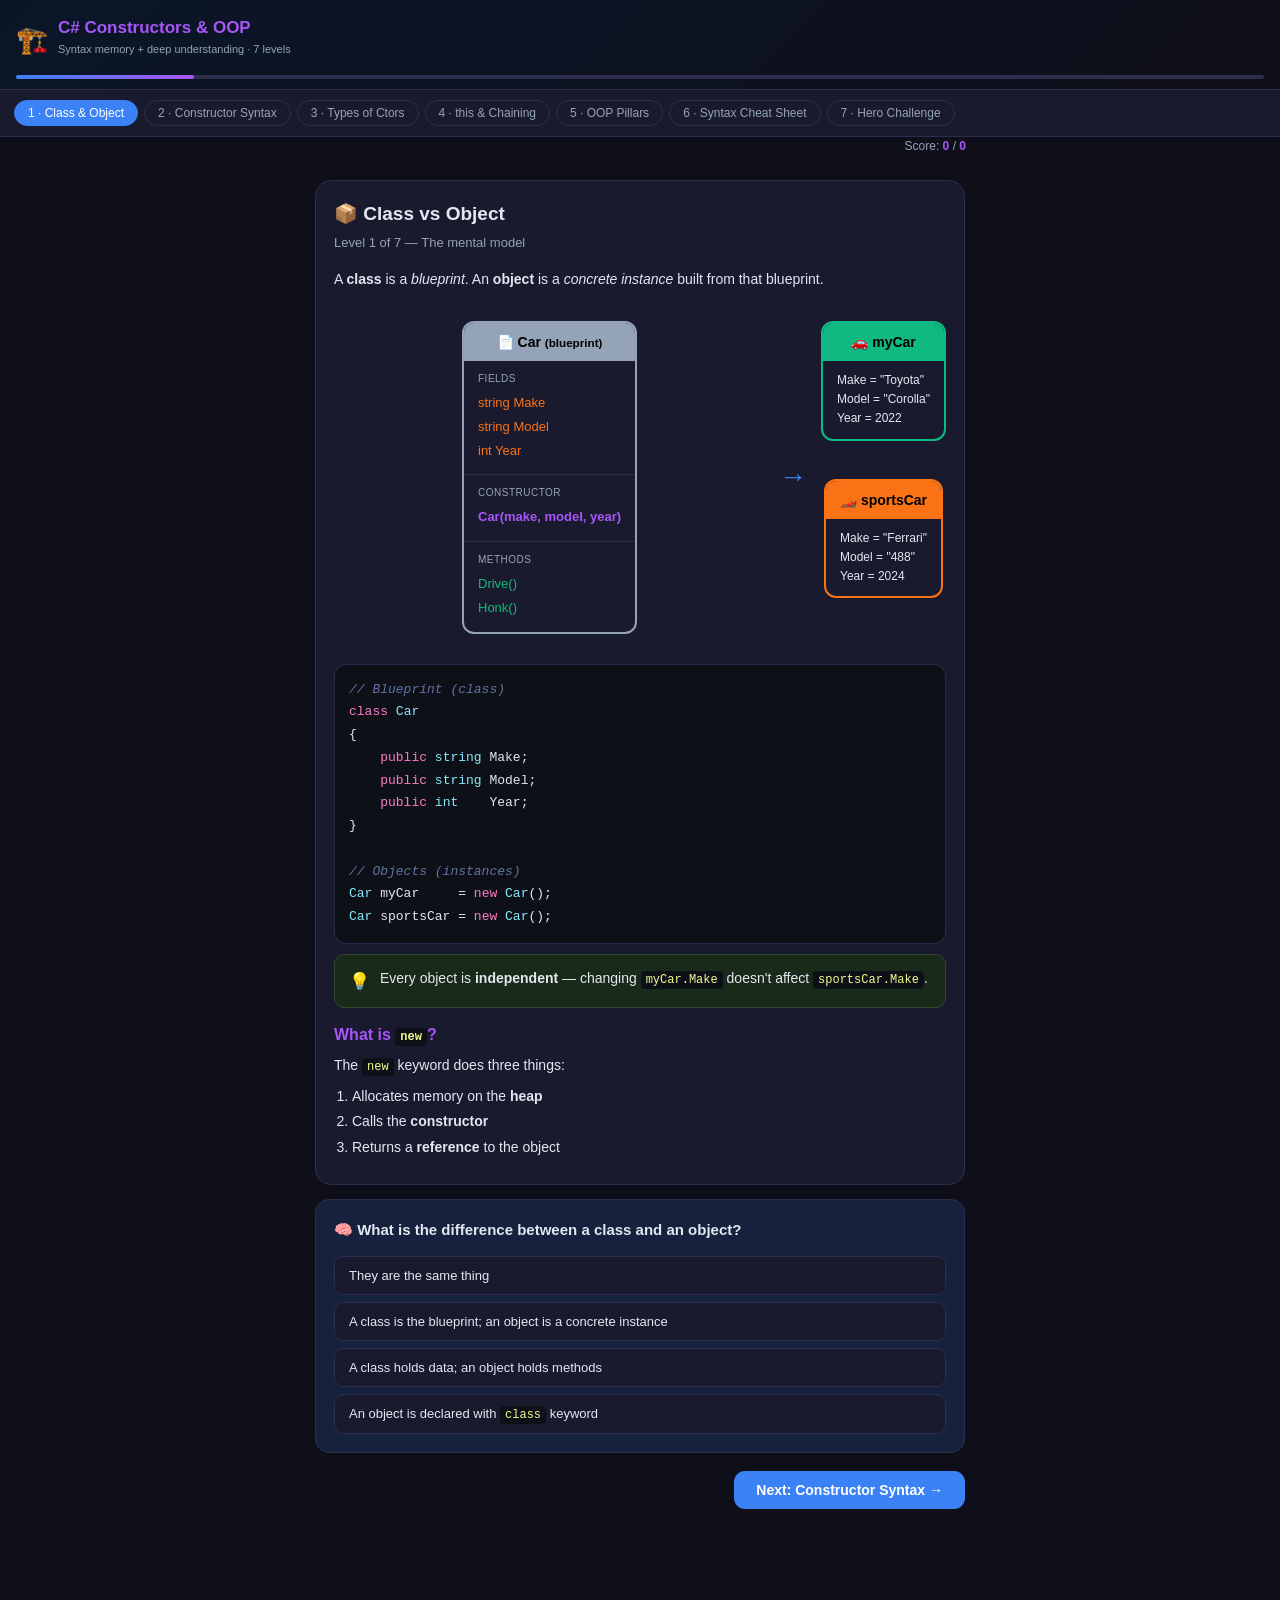
<file: csharp-constructors-tutorial.html>
<!DOCTYPE html>
<html lang="en">
<head>
<meta charset="UTF-8">
<meta name="viewport" content="width=device-width, initial-scale=1.0, maximum-scale=1.0">
<title>C# Constructors & OOP — Zero to Hero</title>
<style>
  :root {
    --bg: #0f0f1a;
    --card: #1a1a2e;
    --card2: #16213e;
    --accent: #7c3aed;
    --accent2: #a855f7;
    --green: #10b981;
    --red: #ef4444;
    --yellow: #f59e0b;
    --blue: #3b82f6;
    --orange: #f97316;
    --text: #e2e8f0;
    --muted: #94a3b8;
    --border: #2d2d4e;
    --code-bg: #0d1117;
  }
  * { box-sizing: border-box; margin: 0; padding: 0; }
  body {
    background: var(--bg); color: var(--text);
    font-family: -apple-system, BlinkMacSystemFont, 'Segoe UI', sans-serif;
    font-size: 16px; line-height: 1.6; min-height: 100vh;
  }

  /* Header */
  header {
    background: linear-gradient(135deg, #0a1628 0%, #0f0f1a 100%);
    border-bottom: 1px solid var(--border);
    padding: 14px 16px 10px; position: sticky; top: 0; z-index: 100;
  }
  .h-row { display: flex; align-items: center; gap: 10px; }
  .logo { font-size: 26px; }
  .h-text h1 { font-size: 17px; font-weight: 700; color: var(--accent2); }
  .h-text p { font-size: 11px; color: var(--muted); }
  .prog-wrap { height: 4px; background: var(--border); border-radius: 2px; margin-top: 8px; }
  .prog-bar { height: 100%; background: linear-gradient(90deg,var(--blue),var(--accent2)); border-radius: 2px; transition: width .4s; }

  /* Nav */
  nav {
    display: flex; overflow-x: auto; gap: 6px; padding: 10px 14px;
    background: var(--card); border-bottom: 1px solid var(--border); scrollbar-width: none;
  }
  nav::-webkit-scrollbar { display: none; }
  .nb {
    flex-shrink: 0; padding: 5px 13px; border-radius: 20px;
    border: 1px solid var(--border); background: transparent;
    color: var(--muted); font-size: 12px; cursor: pointer; white-space: nowrap; transition: all .2s;
  }
  .nb.active { background: var(--blue); border-color: var(--blue); color: #fff; }
  .nb.done { border-color: var(--green); color: var(--green); }
  .nb.done.active { background: var(--green); color: #fff; }

  main { padding: 18px 15px 100px; max-width: 680px; margin: 0 auto; }

  /* Sections */
  .sec { display: none; }
  .sec.active { display: block; animation: fi .3s ease; }
  @keyframes fi { from{opacity:0;transform:translateY(8px)}to{opacity:1;transform:translateY(0)} }

  /* Cards */
  .card {
    background: var(--card); border: 1px solid var(--border);
    border-radius: 16px; padding: 18px; margin-bottom: 14px;
  }
  .ct { font-size: 19px; font-weight: 700; margin-bottom: 4px; display:flex;align-items:center;gap:8px; }
  .cs { color: var(--muted); font-size: 13px; margin-bottom: 14px; }

  /* Code */
  pre {
    background: var(--code-bg); border: 1px solid #2a2a4a;
    border-radius: 12px; padding: 14px; overflow-x: auto;
    font-size: 13px; line-height: 1.75; margin: 10px 0;
    font-family: 'Courier New', monospace; position: relative;
  }
  .kw{color:#ff79c6} .type{color:#8be9fd} .str{color:#f1fa8c}
  .num{color:#bd93f9} .cm{color:#6272a4;font-style:italic}
  .fn{color:#50fa7b} .prop{color:#ffb86c} .cl{color:#8be9fd}

  /* Syntax anatomy — annotated code */
  .anatomy { position: relative; margin: 14px 0; }
  .anatomy pre { padding-bottom: 32px; }
  .ann {
    position: absolute; font-size: 11px; color: var(--accent2);
    border-left: 2px solid var(--accent2); padding-left: 6px;
    white-space: nowrap; pointer-events: none;
  }

  /* Info boxes */
  .ib {
    border-radius: 10px; padding: 12px 14px; margin: 10px 0;
    font-size: 14px; display: flex; gap: 10px; align-items: flex-start;
  }
  .ib.tip{background:#1a2a1a;border:1px solid #2d4a2d}
  .ib.warn{background:#2a1f0a;border:1px solid #4a3a0d}
  .ib.info{background:#0a1628;border:1px solid #1e3a5f}
  .ib .ic{font-size:17px;flex-shrink:0;margin-top:1px}

  /* Quiz */
  .qc{background:var(--card2);border:1px solid var(--border);border-radius:14px;padding:18px;margin-bottom:14px}
  .qq{font-size:15px;font-weight:600;margin-bottom:14px}
  .qo-wrap{display:flex;flex-direction:column;gap:7px}
  .qo{
    padding:11px 14px;border-radius:9px;border:1px solid var(--border);
    background:var(--card);color:var(--text);font-size:13px;cursor:pointer;text-align:left;transition:all .2s;
  }
  .qo:hover:not(:disabled){border-color:var(--blue);background:#0a1628}
  .qo.ok{background:#064e3b;border-color:var(--green);color:var(--green)}
  .qo.no{background:#450a0a;border-color:var(--red);color:var(--red)}
  .qf{margin-top:10px;padding:11px;border-radius:9px;font-size:13px;display:none}
  .qf.show{display:block}
  .qf.ok{background:#064e3b;border:1px solid var(--green);color:var(--green)}
  .qf.no{background:#450a0a;border:1px solid var(--red);color:var(--red)}

  /* Fill */
  .fi-wrap{display:flex;gap:8px;align-items:center;flex-wrap:wrap;margin:10px 0}
  .fi-in{
    background:var(--code-bg);border:2px solid var(--blue);border-radius:8px;
    color:var(--text);font-family:'Courier New',monospace;font-size:13px;
    padding:6px 10px;width:200px;
  }
  .fi-in:focus{outline:none;border-color:var(--accent2)}
  .fi-btn{padding:8px 14px;border-radius:8px;border:none;background:var(--blue);color:#fff;font-size:13px;cursor:pointer}

  /* Object builder */
  .ob-field{
    display:flex;align-items:center;gap:8px;margin-bottom:8px;flex-wrap:wrap;
  }
  .ob-label{font-size:13px;color:var(--muted);width:90px;flex-shrink:0}
  .ob-input{
    background:var(--code-bg);border:1px solid var(--border);border-radius:8px;
    color:var(--text);font-size:13px;padding:6px 10px;width:160px;
  }
  .ob-input:focus{outline:none;border-color:var(--blue)}
  .ob-out{
    background:var(--code-bg);border:1px solid var(--green);border-radius:10px;
    padding:12px 14px;font-family:'Courier New',monospace;font-size:13px;
    margin-top:12px;min-height:60px;color:var(--green);white-space:pre-wrap;
  }

  /* Tabs */
  .tabs{display:flex;gap:4px;margin-bottom:14px;overflow-x:auto;scrollbar-width:none;flex-wrap:wrap}
  .tabs::-webkit-scrollbar{display:none}
  .tab{flex-shrink:0;padding:7px 14px;border-radius:8px;border:1px solid var(--border);background:transparent;color:var(--muted);font-size:12px;cursor:pointer}
  .tab.active{background:var(--blue);border-color:var(--blue);color:#fff}
  .tp{display:none}
  .tp.active{display:block}

  /* Memory card / cheatsheet */
  .cheat{
    background:linear-gradient(135deg,#0a1628,#1a0533);
    border:1px solid var(--blue);border-radius:14px;padding:16px;margin:12px 0;
  }
  .cheat-title{font-size:13px;font-weight:700;color:var(--blue);margin-bottom:10px;text-transform:uppercase;letter-spacing:.05em}

  /* Buttons */
  .btn{padding:11px 22px;border-radius:11px;border:none;font-size:14px;font-weight:600;cursor:pointer;transition:all .2s;display:inline-flex;align-items:center;gap:5px}
  .btn-p{background:var(--blue);color:#fff}
  .btn-p:hover{background:#2563eb;transform:translateY(-1px)}
  .btn-s{background:var(--card2);color:var(--text);border:1px solid var(--border)}
  .btn-s:hover{border-color:var(--blue)}
  .btn-row{display:flex;gap:8px;justify-content:space-between;margin-top:18px;flex-wrap:wrap}

  /* Visual: class box */
  .class-box{
    border:2px solid var(--blue);border-radius:12px;overflow:hidden;margin:14px auto;max-width:280px;
  }
  .class-header{background:var(--blue);padding:8px 14px;font-weight:700;font-size:14px;text-align:center}
  .class-section{padding:10px 14px;border-bottom:1px solid var(--border);font-size:13px}
  .class-section:last-child{border-bottom:none}
  .class-section-title{font-size:10px;color:var(--muted);text-transform:uppercase;margin-bottom:6px;letter-spacing:.05em}
  .class-field{color:var(--orange);margin-bottom:3px}
  .class-method{color:var(--green);margin-bottom:3px}
  .class-ctor{color:var(--accent2);margin-bottom:3px;font-weight:600}

  /* Badge */
  .badge{display:inline-flex;align-items:center;gap:4px;padding:3px 9px;border-radius:20px;font-size:11px;font-weight:600}
  .bdg-b{background:#0a1628;color:var(--blue);border:1px solid var(--blue)}
  .bdg-g{background:#064e3b;color:var(--green);border:1px solid var(--green)}
  .bdg-y{background:#2d1f00;color:var(--yellow);border:1px solid var(--yellow)}
  .bdg-p{background:#2d1a4a;color:var(--accent2);border:1px solid var(--accent)}

  /* Completion */
  .completion{text-align:center;padding:36px 16px;background:linear-gradient(135deg,#0a1628,#1a0533);border-radius:18px;border:1px solid var(--blue);margin-top:16px}
  .completion .trophy{font-size:60px;margin-bottom:14px}
  .completion h2{font-size:26px;color:var(--accent2);margin-bottom:6px}

  /* Score */
  #sc-disp{font-size:12px;color:var(--muted);text-align:right;padding:0 14px 6px;max-width:680px;margin:0 auto}
  #sc-disp span{color:var(--accent2);font-weight:700}

  h2{font-size:21px;margin-bottom:6px}
  h3{font-size:16px;margin:14px 0 6px;color:var(--accent2)}
  p{margin-bottom:8px;font-size:14px}
  ul,ol{padding-left:18px;margin-bottom:8px}
  li{margin-bottom:3px;font-size:14px}
  code{background:var(--code-bg);padding:2px 5px;border-radius:4px;font-family:'Courier New',monospace;font-size:12px;color:#f1fa8c}

  /* Step highlight */
  .step-hl{background:rgba(59,130,246,.15);border-left:3px solid var(--blue);padding:3px 8px;border-radius:0 6px 6px 0;margin:6px 0;font-size:13px}

  /* Constructor types comparison */
  .ctor-grid{display:grid;grid-template-columns:1fr 1fr;gap:10px;margin:12px 0}
  @media(max-width:480px){.ctor-grid{grid-template-columns:1fr}}
  .ctor-card{background:var(--card2);border:1px solid var(--border);border-radius:10px;padding:12px}
  .ctor-card h4{font-size:13px;color:var(--accent2);margin-bottom:6px}
  .ctor-card p{font-size:12px;color:var(--muted)}
</style>
</head>
<body>

<header>
  <div class="h-row">
    <div class="logo">🏗️</div>
    <div class="h-text">
      <h1>C# Constructors &amp; OOP</h1>
      <p>Syntax memory + deep understanding · 7 levels</p>
    </div>
  </div>
  <div class="prog-wrap"><div class="prog-bar" id="prog" style="width:0%"></div></div>
</header>

<nav id="nav">
  <button class="nb active" onclick="go(0)">1 · Class &amp; Object</button>
  <button class="nb" onclick="go(1)">2 · Constructor Syntax</button>
  <button class="nb" onclick="go(2)">3 · Types of Ctors</button>
  <button class="nb" onclick="go(3)">4 · this &amp; Chaining</button>
  <button class="nb" onclick="go(4)">5 · OOP Pillars</button>
  <button class="nb" onclick="go(5)">6 · Syntax Cheat Sheet</button>
  <button class="nb" onclick="go(6)">7 · Hero Challenge</button>
</nav>
<div id="sc-disp">Score: <span id="sv">0</span> / <span id="sm">0</span></div>

<main>

<!-- ═══════ SECTION 0 — Class & Object ═══════ -->
<section class="sec active" id="s0">
  <div class="card">
    <div class="ct">📦 Class vs Object</div>
    <div class="cs">Level 1 of 7 — The mental model</div>

    <p>A <strong>class</strong> is a <em>blueprint</em>. An <strong>object</strong> is a <em>concrete instance</em> built from that blueprint.</p>

    <div style="display:flex;gap:14px;justify-content:center;flex-wrap:wrap;margin:16px 0">
      <!-- Blueprint -->
      <div class="class-box" style="border-color:var(--muted)">
        <div class="class-header" style="background:var(--muted);color:#000">📄 Car  <small>(blueprint)</small></div>
        <div class="class-section">
          <div class="class-section-title">Fields</div>
          <div class="class-field">string Make</div>
          <div class="class-field">string Model</div>
          <div class="class-field">int Year</div>
        </div>
        <div class="class-section">
          <div class="class-section-title">Constructor</div>
          <div class="class-ctor">Car(make, model, year)</div>
        </div>
        <div class="class-section">
          <div class="class-section-title">Methods</div>
          <div class="class-method">Drive()</div>
          <div class="class-method">Honk()</div>
        </div>
      </div>
      <!-- Arrow -->
      <div style="display:flex;align-items:center;font-size:28px;color:var(--blue)">→</div>
      <!-- Objects -->
      <div style="display:flex;flex-direction:column;gap:10px">
        <div class="class-box" style="max-width:200px;border-color:var(--green)">
          <div class="class-header" style="background:var(--green);color:#000">🚗 myCar</div>
          <div class="class-section" style="font-size:12px">
            Make = "Toyota"<br>Model = "Corolla"<br>Year = 2022
          </div>
        </div>
        <div class="class-box" style="max-width:200px;border-color:var(--orange)">
          <div class="class-header" style="background:var(--orange);color:#000">🏎️ sportsCar</div>
          <div class="class-section" style="font-size:12px">
            Make = "Ferrari"<br>Model = "488"<br>Year = 2024
          </div>
        </div>
      </div>
    </div>

    <pre><span class="cm">// Blueprint (class)</span>
<span class="kw">class</span> <span class="cl">Car</span>
{
    <span class="kw">public</span> <span class="type">string</span> Make;
    <span class="kw">public</span> <span class="type">string</span> Model;
    <span class="kw">public</span> <span class="type">int</span>    Year;
}

<span class="cm">// Objects (instances)</span>
<span class="cl">Car</span> myCar     = <span class="kw">new</span> <span class="cl">Car</span>();
<span class="cl">Car</span> sportsCar = <span class="kw">new</span> <span class="cl">Car</span>();</pre>

    <div class="ib tip">
      <span class="ic">💡</span>
      <div>Every object is <strong>independent</strong> — changing <code>myCar.Make</code> doesn't affect <code>sportsCar.Make</code>.</div>
    </div>

    <h3>What is <code>new</code>?</h3>
    <p>The <code>new</code> keyword does three things:</p>
    <ol>
      <li>Allocates memory on the <strong>heap</strong></li>
      <li>Calls the <strong>constructor</strong></li>
      <li>Returns a <strong>reference</strong> to the object</li>
    </ol>
  </div>

  <div class="qc">
    <div class="qq">🧠 What is the difference between a class and an object?</div>
    <div class="qo-wrap">
      <button class="qo" onclick="ans(this,false,0)">They are the same thing</button>
      <button class="qo" onclick="ans(this,true,0)">A class is the blueprint; an object is a concrete instance</button>
      <button class="qo" onclick="ans(this,false,0)">A class holds data; an object holds methods</button>
      <button class="qo" onclick="ans(this,false,0)">An object is declared with <code>class</code> keyword</button>
    </div>
    <div class="qf" id="qf0"></div>
  </div>

  <div class="btn-row">
    <div></div>
    <button class="btn btn-p" onclick="go(1)">Next: Constructor Syntax →</button>
  </div>
</section>

<!-- ═══════ SECTION 1 — Constructor Syntax ═══════ -->
<section class="sec" id="s1">
  <div class="card">
    <div class="ct">✍️ Constructor Syntax</div>
    <div class="cs">Level 2 of 7 — Memory-first approach</div>

    <p>A constructor is a <strong>special method</strong> that runs automatically when you create an object with <code>new</code>.</p>

    <!-- SYNTAX ANATOMY -->
    <h3>Anatomy — remember every piece</h3>
    <div class="cheat">
      <div class="cheat-title">🧠 Syntax Pattern</div>
      <pre style="margin:0;background:transparent;border:none;padding:0;font-size:13px"><span class="kw">public</span>  <span class="cl">ClassName</span>  (<span class="type">type</span> param1, <span class="type">type</span> param2)
  ↑         ↑              ↑
access    same name      parameters
modifier  as class       (optional)
<span class="kw">
{</span>
    <span class="cm">// set fields here</span>
    <span class="prop">this</span>.Field1 = param1;
<span class="kw">}</span></pre>
    </div>

    <h3>Key rules to memorise</h3>
    <ul>
      <li>Same name as the <strong>class</strong></li>
      <li><strong>No return type</strong> — not even <code>void</code></li>
      <li>Called automatically with <code>new</code></li>
      <li>Can be <strong>overloaded</strong> (multiple constructors)</li>
    </ul>

    <h3>Full example</h3>
    <pre><span class="kw">class</span> <span class="cl">Person</span>
{
    <span class="cm">// Fields</span>
    <span class="kw">public</span> <span class="type">string</span> <span class="prop">Name</span>;
    <span class="kw">public</span> <span class="type">int</span>    <span class="prop">Age</span>;

    <span class="cm">// Constructor  ← no return type!</span>
    <span class="kw">public</span> <span class="cl">Person</span>(<span class="type">string</span> name, <span class="type">int</span> age)
    {
        <span class="prop">this</span>.<span class="prop">Name</span> = name;
        <span class="prop">this</span>.<span class="prop">Age</span>  = age;
    }
}

<span class="cm">// Creating objects</span>
<span class="cl">Person</span> p1 = <span class="kw">new</span> <span class="cl">Person</span>(<span class="str">"Alice"</span>, <span class="num">30</span>);
<span class="cl">Person</span> p2 = <span class="kw">new</span> <span class="cl">Person</span>(<span class="str">"Bob"</span>,   <span class="num">25</span>);</pre>

    <!-- Live Object Builder -->
    <h3>🎮 Live Object Builder</h3>
    <p style="color:var(--muted);font-size:13px">Fill in the fields — watch the constructor call update in real time.</p>
    <div class="ob-field">
      <span class="ob-label">Name:</span>
      <input class="ob-input" id="ob-name" type="text" placeholder="e.g. Alice" oninput="buildObj()">
    </div>
    <div class="ob-field">
      <span class="ob-label">Age:</span>
      <input class="ob-input" id="ob-age" type="number" placeholder="e.g. 30" oninput="buildObj()">
    </div>
    <div class="ob-out" id="ob-out">// Start typing above...</div>
  </div>

  <div class="qc">
    <div class="qq">🧠 What is the return type of a constructor?</div>
    <div class="qo-wrap">
      <button class="qo" onclick="ans(this,false,1)">void</button>
      <button class="qo" onclick="ans(this,false,1)">The class type (e.g. Person)</button>
      <button class="qo" onclick="ans(this,true,1)">It has no return type</button>
      <button class="qo" onclick="ans(this,false,1)">bool</button>
    </div>
    <div class="qf" id="qf1"></div>
  </div>

  <div class="qc">
    <div class="qq">✏️ What must the constructor's name match?</div>
    <div class="fi-wrap">
      <input class="fi-in" id="fi1" type="text" placeholder="type your answer">
      <button class="fi-btn" onclick="chkfi('fi1',['class name','the class name','class','className','ClassName'],'fi1f')">Check ✓</button>
    </div>
    <div class="qf" id="fi1f"></div>
  </div>

  <div class="btn-row">
    <button class="btn btn-s" onclick="go(0)">← Back</button>
    <button class="btn btn-p" onclick="go(2)">Next: Types of Constructors →</button>
  </div>
</section>

<!-- ═══════ SECTION 2 — Types of Constructors ═══════ -->
<section class="sec" id="s2">
  <div class="card">
    <div class="ct">🔧 Types of Constructors</div>
    <div class="cs">Level 3 of 7</div>

    <div class="tabs">
      <button class="tab active" onclick="st(this,'t2a')">Default</button>
      <button class="tab" onclick="st(this,'t2b')">Parameterized</button>
      <button class="tab" onclick="st(this,'t2c')">Copy</button>
      <button class="tab" onclick="st(this,'t2d')">Static</button>
    </div>

    <!-- Default -->
    <div class="tp active" id="t2a">
      <div class="ib info"><span class="ic">ℹ️</span><div>A <strong>default constructor</strong> takes no parameters. If you write no constructor at all, C# auto-generates one.</div></div>
      <pre><span class="kw">class</span> <span class="cl">Dog</span>
{
    <span class="kw">public</span> <span class="type">string</span> <span class="prop">Name</span>;
    <span class="kw">public</span> <span class="type">int</span>    <span class="prop">Age</span>;

    <span class="cm">// Default constructor — no parameters</span>
    <span class="kw">public</span> <span class="cl">Dog</span>()
    {
        <span class="prop">Name</span> = <span class="str">"Unknown"</span>;
        <span class="prop">Age</span>  = <span class="num">0</span>;
    }
}

<span class="cl">Dog</span> d = <span class="kw">new</span> <span class="cl">Dog</span>(); <span class="cm">// Name="Unknown", Age=0</span></pre>
      <div class="ib warn"><span class="ic">⚠️</span><div>Once you define <em>any</em> constructor with parameters, C# <strong>removes</strong> the auto-generated default one. You must write it explicitly if you still need it.</div></div>
    </div>

    <!-- Parameterized -->
    <div class="tp" id="t2b">
      <div class="ib info"><span class="ic">ℹ️</span><div>Pass data <em>at creation time</em>. This is the most commonly used type.</div></div>
      <pre><span class="kw">class</span> <span class="cl">Dog</span>
{
    <span class="kw">public</span> <span class="type">string</span> <span class="prop">Name</span>;
    <span class="kw">public</span> <span class="type">int</span>    <span class="prop">Age</span>;

    <span class="cm">// Parameterized constructor</span>
    <span class="kw">public</span> <span class="cl">Dog</span>(<span class="type">string</span> name, <span class="type">int</span> age)
    {
        <span class="prop">this</span>.<span class="prop">Name</span> = name;
        <span class="prop">this</span>.<span class="prop">Age</span>  = age;
    }
}

<span class="cl">Dog</span> rex  = <span class="kw">new</span> <span class="cl">Dog</span>(<span class="str">"Rex"</span>,  <span class="num">3</span>);
<span class="cl">Dog</span> luna = <span class="kw">new</span> <span class="cl">Dog</span>(<span class="str">"Luna"</span>, <span class="num">1</span>);</pre>
    </div>

    <!-- Copy -->
    <div class="tp" id="t2c">
      <div class="ib info"><span class="ic">ℹ️</span><div>A <strong>copy constructor</strong> takes an instance of the same class and duplicates it.</div></div>
      <pre><span class="kw">class</span> <span class="cl">Dog</span>
{
    <span class="kw">public</span> <span class="type">string</span> <span class="prop">Name</span>;
    <span class="kw">public</span> <span class="type">int</span>    <span class="prop">Age</span>;

    <span class="cm">// Copy constructor</span>
    <span class="kw">public</span> <span class="cl">Dog</span>(<span class="cl">Dog</span> other)
    {
        <span class="prop">this</span>.<span class="prop">Name</span> = other.<span class="prop">Name</span>;
        <span class="prop">this</span>.<span class="prop">Age</span>  = other.<span class="prop">Age</span>;
    }
}

<span class="cl">Dog</span> original = <span class="kw">new</span> <span class="cl">Dog</span>(<span class="str">"Rex"</span>, <span class="num">3</span>);
<span class="cl">Dog</span> copy      = <span class="kw">new</span> <span class="cl">Dog</span>(original);
<span class="cm">// copy.Name = "Rex", copy.Age = 3
// They are SEPARATE objects</span></pre>
    </div>

    <!-- Static -->
    <div class="tp" id="t2d">
      <div class="ib info"><span class="ic">ℹ️</span><div>A <strong>static constructor</strong> runs <em>once</em> — before the first object is created. Used to initialise static (shared) data.</div></div>
      <pre><span class="kw">class</span> <span class="cl">AppConfig</span>
{
    <span class="kw">public static</span> <span class="type">string</span> <span class="prop">Version</span>;
    <span class="kw">public static</span> <span class="type">int</span>    <span class="prop">MaxUsers</span>;

    <span class="cm">// Static constructor — no access modifier, no params</span>
    <span class="kw">static</span> <span class="cl">AppConfig</span>()
    {
        <span class="prop">Version</span>  = <span class="str">"1.0"</span>;
        <span class="prop">MaxUsers</span> = <span class="num">100</span>;
    }
}
<span class="cm">// Runs automatically before first use</span></pre>
      <div class="ib warn"><span class="ic">⚠️</span><div>Static constructors: no access modifier, no parameters, called once automatically.</div></div>
    </div>
  </div>

  <!-- Comparison grid -->
  <div class="card">
    <div class="ct" style="font-size:16px">Quick Comparison</div>
    <div class="ctor-grid">
      <div class="ctor-card">
        <h4>Default</h4>
        <p>No parameters<br><code>new Dog()</code></p>
      </div>
      <div class="ctor-card">
        <h4>Parameterized</h4>
        <p>Takes arguments<br><code>new Dog("Rex",3)</code></p>
      </div>
      <div class="ctor-card">
        <h4>Copy</h4>
        <p>Takes same type<br><code>new Dog(other)</code></p>
      </div>
      <div class="ctor-card">
        <h4>Static</h4>
        <p>Class-level, once<br><code>static Dog() {}</code></p>
      </div>
    </div>
  </div>

  <div class="qc">
    <div class="qq">🧠 What happens to the auto-generated default constructor when you define a parameterized constructor?</div>
    <div class="qo-wrap">
      <button class="qo" onclick="ans(this,false,2)">It still works automatically</button>
      <button class="qo" onclick="ans(this,true,2)">C# removes it — you must write it explicitly if needed</button>
      <button class="qo" onclick="ans(this,false,2)">It becomes private</button>
      <button class="qo" onclick="ans(this,false,2)">It gets converted to a static constructor</button>
    </div>
    <div class="qf" id="qf2"></div>
  </div>

  <div class="qc">
    <div class="qq">🧠 A static constructor has…</div>
    <div class="qo-wrap">
      <button class="qo" onclick="ans(this,false,3)">public access modifier and parameters</button>
      <button class="qo" onclick="ans(this,true,3)">No access modifier and no parameters</button>
      <button class="qo" onclick="ans(this,false,3)">A return type of void</button>
      <button class="qo" onclick="ans(this,false,3)">The same syntax as a regular method</button>
    </div>
    <div class="qf" id="qf3"></div>
  </div>

  <div class="btn-row">
    <button class="btn btn-s" onclick="go(1)">← Back</button>
    <button class="btn btn-p" onclick="go(3)">Next: this &amp; Chaining →</button>
  </div>
</section>

<!-- ═══════ SECTION 3 — this & Constructor Chaining ═══════ -->
<section class="sec" id="s3">
  <div class="card">
    <div class="ct">🔗 <code>this</code> &amp; Constructor Chaining</div>
    <div class="cs">Level 4 of 7</div>

    <div class="tabs">
      <button class="tab active" onclick="st(this,'t3a')">this keyword</button>
      <button class="tab" onclick="st(this,'t3b')">Chaining</button>
      <button class="tab" onclick="st(this,'t3c')">Properties</button>
    </div>

    <div class="tp active" id="t3a">
      <h3>What is <code>this</code>?</h3>
      <p><code>this</code> refers to the <strong>current instance</strong> of the class. Its most common use: disambiguate when a parameter has the same name as a field.</p>
      <pre><span class="kw">class</span> <span class="cl">Car</span>
{
    <span class="kw">public</span> <span class="type">string</span> <span class="prop">Model</span>;   <span class="cm">// field</span>

    <span class="kw">public</span> <span class="cl">Car</span>(<span class="type">string</span> Model)  <span class="cm">// same name as field!</span>
    {
        <span class="prop">this</span>.<span class="prop">Model</span> = Model;
        <span class="cm">//  ↑ field    ↑ parameter</span>
    }
}</pre>
      <div class="ib tip"><span class="ic">💡</span><div>Without <code>this.</code>, both sides refer to the <em>parameter</em>, so the field would never be set.</div></div>
    </div>

    <div class="tp" id="t3b">
      <h3>Constructor Chaining with <code>: this()</code></h3>
      <p>Call one constructor from another to avoid repeating code.</p>
      <pre><span class="kw">class</span> <span class="cl">Server</span>
{
    <span class="kw">public</span> <span class="type">string</span> <span class="prop">Host</span>;
    <span class="kw">public</span> <span class="type">int</span>    <span class="prop">Port</span>;
    <span class="kw">public</span> <span class="type">bool</span>   <span class="prop">Secure</span>;

    <span class="cm">// Full constructor</span>
    <span class="kw">public</span> <span class="cl">Server</span>(<span class="type">string</span> host, <span class="type">int</span> port, <span class="type">bool</span> secure)
    {
        <span class="prop">Host</span>   = host;
        <span class="prop">Port</span>   = port;
        <span class="prop">Secure</span> = secure;
    }

    <span class="cm">// Chains to full constructor — default port 80</span>
    <span class="kw">public</span> <span class="cl">Server</span>(<span class="type">string</span> host) : <span class="prop">this</span>(host, <span class="num">80</span>, <span class="kw">false</span>) { }

    <span class="cm">// Chains — secure defaults to port 443</span>
    <span class="kw">public</span> <span class="cl">Server</span>(<span class="type">string</span> host, <span class="kw">bool</span> secure)
        : <span class="prop">this</span>(host, <span class="num">443</span>, secure) { }
}

<span class="cl">Server</span> s1 = <span class="kw">new</span> <span class="cl">Server</span>(<span class="str">"localhost"</span>);
<span class="cl">Server</span> s2 = <span class="kw">new</span> <span class="cl">Server</span>(<span class="str">"api.app.com"</span>, <span class="kw">true</span>);</pre>
      <div class="ib tip"><span class="ic">💡</span><div>The chained constructor runs <strong>first</strong>, then the body of the calling constructor.</div></div>
    </div>

    <div class="tp" id="t3c">
      <h3>Properties vs Fields</h3>
      <p>Best practice: use <strong>properties</strong> instead of public fields.</p>
      <pre><span class="kw">class</span> <span class="cl">Person</span>
{
    <span class="cm">// Property (recommended)</span>
    <span class="kw">public</span> <span class="type">string</span> <span class="prop">Name</span> { <span class="kw">get</span>; <span class="kw">set</span>; }
    <span class="kw">public</span> <span class="type">int</span>    <span class="prop">Age</span>  { <span class="kw">get</span>; <span class="kw">private set</span>; } <span class="cm">// read-only outside</span>

    <span class="kw">public</span> <span class="cl">Person</span>(<span class="type">string</span> name, <span class="type">int</span> age)
    {
        <span class="prop">Name</span> = name;  <span class="cm">// same as this.Name = name</span>
        <span class="prop">Age</span>  = age;
    }
}

<span class="cm">// Modern C# — Primary Constructor (C# 12)</span>
<span class="kw">class</span> <span class="cl">Point</span>(<span class="type">int</span> x, <span class="type">int</span> y)
{
    <span class="kw">public</span> <span class="type">int</span> <span class="prop">X</span> { <span class="kw">get</span>; } = x;
    <span class="kw">public</span> <span class="type">int</span> <span class="prop">Y</span> { <span class="kw">get</span>; } = y;
}</pre>
    </div>
  </div>

  <div class="qc">
    <div class="qq">🧠 When should you use <code>this.Name = name</code> instead of just <code>Name = name</code>?</div>
    <div class="qo-wrap">
      <button class="qo" onclick="ans(this,false,4)">Always — it's required in all constructors</button>
      <button class="qo" onclick="ans(this,true,4)">When the parameter name is the same as the field name</button>
      <button class="qo" onclick="ans(this,false,4)">Only in static constructors</button>
      <button class="qo" onclick="ans(this,false,4)">Never — they are identical</button>
    </div>
    <div class="qf" id="qf4"></div>
  </div>

  <div class="qc">
    <div class="qq">🧠 In constructor chaining with <code>: this(...)</code>, which constructor runs first?</div>
    <div class="qo-wrap">
      <button class="qo" onclick="ans(this,false,5)">The calling constructor's body</button>
      <button class="qo" onclick="ans(this,true,5)">The chained constructor (the one in <code>: this(...)</code>)</button>
      <button class="qo" onclick="ans(this,false,5)">They run simultaneously</button>
      <button class="qo" onclick="ans(this,false,5)">The static constructor</button>
    </div>
    <div class="qf" id="qf5"></div>
  </div>

  <div class="btn-row">
    <button class="btn btn-s" onclick="go(2)">← Back</button>
    <button class="btn btn-p" onclick="go(4)">Next: OOP Pillars →</button>
  </div>
</section>

<!-- ═══════ SECTION 4 — OOP Pillars ═══════ -->
<section class="sec" id="s4">
  <div class="card">
    <div class="ct">🏛️ The 4 Pillars of OOP</div>
    <div class="cs">Level 5 of 7</div>

    <div class="tabs">
      <button class="tab active" onclick="st(this,'t4a')">Encapsulation</button>
      <button class="tab" onclick="st(this,'t4b')">Inheritance</button>
      <button class="tab" onclick="st(this,'t4c')">Polymorphism</button>
      <button class="tab" onclick="st(this,'t4d')">Abstraction</button>
    </div>

    <div class="tp active" id="t4a">
      <p><strong>Encapsulation</strong> — hide the internal state, expose only what's needed.</p>
      <pre><span class="kw">class</span> <span class="cl">BankAccount</span>
{
    <span class="kw">private</span> <span class="type">decimal</span> _balance; <span class="cm">// hidden!</span>

    <span class="kw">public</span> <span class="cl">BankAccount</span>(<span class="type">decimal</span> initial)
    {
        _balance = initial;
    }

    <span class="kw">public</span> <span class="type">void</span> <span class="fn">Deposit</span>(<span class="type">decimal</span> amount)
    {
        <span class="kw">if</span> (amount &gt; <span class="num">0</span>) _balance += amount;
    }

    <span class="kw">public</span> <span class="type">decimal</span> <span class="fn">GetBalance</span>() =&gt; _balance;
}</pre>
      <div class="ib tip"><span class="ic">💡</span><div>Nobody can set <code>_balance = -9999</code> directly. They must go through <code>Deposit()</code> which validates input.</div></div>
    </div>

    <div class="tp" id="t4b">
      <p><strong>Inheritance</strong> — a child class gets all the fields and methods of its parent.</p>
      <pre><span class="kw">class</span> <span class="cl">Animal</span>
{
    <span class="kw">public</span> <span class="type">string</span> <span class="prop">Name</span>;
    <span class="kw">public</span> <span class="cl">Animal</span>(<span class="type">string</span> name) { <span class="prop">Name</span> = name; }
    <span class="kw">public virtual void</span> <span class="fn">Speak</span>() =&gt; <span class="fn">Console</span>.<span class="fn">WriteLine</span>(<span class="str">"..."</span>);
}

<span class="kw">class</span> <span class="cl">Dog</span> : <span class="cl">Animal</span>  <span class="cm">// ← inherits Animal</span>
{
    <span class="kw">public</span> <span class="cl">Dog</span>(<span class="type">string</span> name) : <span class="kw">base</span>(name) { } <span class="cm">// ← calls parent ctor</span>
    <span class="kw">public override void</span> <span class="fn">Speak</span>() =&gt; <span class="fn">Console</span>.<span class="fn">WriteLine</span>(<span class="str">"Woof!"</span>);
}

<span class="cl">Dog</span> d = <span class="kw">new</span> <span class="cl">Dog</span>(<span class="str">"Rex"</span>);
d.<span class="fn">Speak</span>(); <span class="cm">// "Woof!"</span></pre>
      <div class="ib warn"><span class="ic">⚠️</span><div><code>: base(...)</code> calls the <em>parent</em> constructor. Always chain to the base if it requires parameters.</div></div>
    </div>

    <div class="tp" id="t4c">
      <p><strong>Polymorphism</strong> — same method call, different behaviour depending on the actual type.</p>
      <pre><span class="cl">Animal</span>[] animals = {
    <span class="kw">new</span> <span class="cl">Dog</span>(<span class="str">"Rex"</span>),
    <span class="kw">new</span> <span class="cl">Cat</span>(<span class="str">"Luna"</span>),
    <span class="kw">new</span> <span class="cl">Bird</span>(<span class="str">"Tweety"</span>)
};

<span class="kw">foreach</span> (<span class="kw">var</span> a <span class="kw">in</span> animals)
    a.<span class="fn">Speak</span>(); <span class="cm">// each calls its OWN Speak()</span>

<span class="cm">// Output:
// Woof!
// Meow!
// Tweet!</span></pre>
    </div>

    <div class="tp" id="t4d">
      <p><strong>Abstraction</strong> — define a contract without implementation. Use <code>abstract</code> or <code>interface</code>.</p>
      <pre><span class="kw">abstract class</span> <span class="cl">Shape</span>
{
    <span class="kw">public abstract double</span> <span class="fn">Area</span>();  <span class="cm">// no body</span>
}

<span class="kw">class</span> <span class="cl">Circle</span> : <span class="cl">Shape</span>
{
    <span class="kw">double</span> _r;
    <span class="kw">public</span> <span class="cl">Circle</span>(<span class="kw">double</span> r) { _r = r; }
    <span class="kw">public override double</span> <span class="fn">Area</span>() =&gt; Math.PI * _r * _r;
}

<span class="kw">class</span> <span class="cl">Square</span> : <span class="cl">Shape</span>
{
    <span class="kw">double</span> _s;
    <span class="kw">public</span> <span class="cl">Square</span>(<span class="kw">double</span> s) { _s = s; }
    <span class="kw">public override double</span> <span class="fn">Area</span>() =&gt; _s * _s;
}</pre>
    </div>
  </div>

  <div class="qc">
    <div class="qq">🧠 Which OOP pillar does making a field <code>private</code> represent?</div>
    <div class="qo-wrap">
      <button class="qo" onclick="ans(this,false,6)">Inheritance</button>
      <button class="qo" onclick="ans(this,true,6)">Encapsulation</button>
      <button class="qo" onclick="ans(this,false,6)">Polymorphism</button>
      <button class="qo" onclick="ans(this,false,6)">Abstraction</button>
    </div>
    <div class="qf" id="qf6"></div>
  </div>

  <div class="qc">
    <div class="qq">🧠 How do you call the parent class constructor from a child constructor?</div>
    <div class="qo-wrap">
      <button class="qo" onclick="ans(this,false,7)"><code>: this()</code></button>
      <button class="qo" onclick="ans(this,true,7)"><code>: base()</code></button>
      <button class="qo" onclick="ans(this,false,7)"><code>parent()</code></button>
      <button class="qo" onclick="ans(this,false,7)"><code>super()</code></button>
    </div>
    <div class="qf" id="qf7"></div>
  </div>

  <div class="btn-row">
    <button class="btn btn-s" onclick="go(3)">← Back</button>
    <button class="btn btn-p" onclick="go(5)">Next: Syntax Cheat Sheet →</button>
  </div>
</section>

<!-- ═══════ SECTION 5 — Cheat Sheet ═══════ -->
<section class="sec" id="s5">
  <div class="card">
    <div class="ct">📋 Syntax Cheat Sheet</div>
    <div class="cs">Level 6 of 7 — Save this page!</div>
    <p style="color:var(--muted);font-size:13px">Every syntax pattern in one place. Refer back whenever you forget.</p>

    <div class="cheat">
      <div class="cheat-title">1 · Basic Class + Constructor</div>
      <pre style="margin:0"><span class="kw">class</span> <span class="cl">ClassName</span>
{
    <span class="kw">public</span> <span class="type">Type</span> <span class="prop">Field</span>;          <span class="cm">// field</span>
    <span class="kw">public</span> <span class="type">Type</span> <span class="prop">Prop</span> { <span class="kw">get; set;</span> } <span class="cm">// property</span>

    <span class="kw">public</span> <span class="cl">ClassName</span>(<span class="type">Type</span> param)  <span class="cm">// constructor</span>
    {
        <span class="prop">this</span>.<span class="prop">Field</span> = param;
    }
}</pre>
    </div>

    <div class="cheat">
      <div class="cheat-title">2 · All Constructor Types</div>
      <pre style="margin:0"><span class="cm">// Default (no params)</span>
<span class="kw">public</span> <span class="cl">MyClass</span>() { }

<span class="cm">// Parameterized</span>
<span class="kw">public</span> <span class="cl">MyClass</span>(<span class="type">string</span> x, <span class="type">int</span> y) { ... }

<span class="cm">// Copy</span>
<span class="kw">public</span> <span class="cl">MyClass</span>(<span class="cl">MyClass</span> other) { ... }

<span class="cm">// Static (once, no modifier, no params)</span>
<span class="kw">static</span> <span class="cl">MyClass</span>() { ... }</pre>
    </div>

    <div class="cheat">
      <div class="cheat-title">3 · Constructor Chaining</div>
      <pre style="margin:0"><span class="cm">// Call another ctor in same class</span>
<span class="kw">public</span> <span class="cl">MyClass</span>(<span class="type">string</span> x) : <span class="prop">this</span>(x, <span class="num">0</span>) { }

<span class="cm">// Call parent class ctor</span>
<span class="kw">public</span> <span class="cl">Child</span>(<span class="type">string</span> x) : <span class="kw">base</span>(x) { }</pre>
    </div>

    <div class="cheat">
      <div class="cheat-title">4 · Inheritance + Override</div>
      <pre style="margin:0"><span class="kw">class</span> <span class="cl">Parent</span>
{
    <span class="kw">public virtual void</span> <span class="fn">Method</span>() { }
}

<span class="kw">class</span> <span class="cl">Child</span> : <span class="cl">Parent</span>
{
    <span class="kw">public override void</span> <span class="fn">Method</span>() { }
}</pre>
    </div>

    <div class="cheat">
      <div class="cheat-title">5 · Abstract Class &amp; Interface</div>
      <pre style="margin:0"><span class="cm">// Abstract class</span>
<span class="kw">abstract class</span> <span class="cl">Base</span>
{
    <span class="kw">public abstract void</span> <span class="fn">Do</span>();   <span class="cm">// must implement</span>
    <span class="kw">public virtual  void</span> <span class="fn">Log</span>() { } <span class="cm">// optional override</span>
}

<span class="cm">// Interface</span>
<span class="kw">interface</span> <span class="cl">IRunnable</span>
{
    <span class="kw">void</span> <span class="fn">Run</span>();
}

<span class="kw">class</span> <span class="cl">Task</span> : <span class="cl">Base</span>, <span class="cl">IRunnable</span>
{
    <span class="kw">public override void</span> <span class="fn">Do</span>()  { }
    <span class="kw">public         void</span> <span class="fn">Run</span>() { }
}</pre>
    </div>

    <div class="cheat">
      <div class="cheat-title">6 · Access Modifiers Quick Ref</div>
      <pre style="margin:0"><span class="kw">public</span>            <span class="cm">// accessible everywhere</span>
<span class="kw">private</span>           <span class="cm">// only within this class</span>
<span class="kw">protected</span>         <span class="cm">// this class + child classes</span>
<span class="kw">internal</span>          <span class="cm">// same assembly/project</span>
<span class="kw">protected internal</span> <span class="cm">// protected OR internal</span></pre>
    </div>

    <div class="cheat">
      <div class="cheat-title">7 · Object Creation Patterns</div>
      <pre style="margin:0"><span class="cm">// Standard</span>
<span class="cl">Dog</span> d = <span class="kw">new</span> <span class="cl">Dog</span>(<span class="str">"Rex"</span>, <span class="num">3</span>);

<span class="cm">// var (type inferred)</span>
<span class="kw">var</span> d = <span class="kw">new</span> <span class="cl">Dog</span>(<span class="str">"Rex"</span>, <span class="num">3</span>);

<span class="cm">// Object initializer (sets properties)</span>
<span class="kw">var</span> d = <span class="kw">new</span> <span class="cl">Dog</span> { <span class="prop">Name</span> = <span class="str">"Rex"</span>, <span class="prop">Age</span> = <span class="num">3</span> };

<span class="cm">// Target-typed new (C# 9+)</span>
<span class="cl">Dog</span> d = <span class="kw">new</span>(<span class="str">"Rex"</span>, <span class="num">3</span>);</pre>
    </div>
  </div>

  <div class="qc">
    <div class="qq">✏️ Write the keyword used to call the parent class constructor (e.g. <code>: _____(args)</code>)</div>
    <div class="fi-wrap">
      <input class="fi-in" id="fi5" type="text" placeholder="keyword">
      <button class="fi-btn" onclick="chkfi('fi5',['base'],'fi5f')">Check ✓</button>
    </div>
    <div class="qf" id="fi5f"></div>
  </div>

  <div class="btn-row">
    <button class="btn btn-s" onclick="go(4)">← Back</button>
    <button class="btn btn-p" onclick="go(6)">Final: Hero Challenge →</button>
  </div>
</section>

<!-- ═══════ SECTION 6 — Hero Challenge ═══════ -->
<section class="sec" id="s6">
  <div class="card">
    <div class="ct">🏆 Hero Challenge</div>
    <div class="cs">Level 7 of 7 — All concepts combined</div>
  </div>

  <div class="qc">
    <div class="qq">1. What is wrong with this constructor?
      <pre style="font-size:12px;margin:8px 0"><span class="kw">public void</span> <span class="cl">Dog</span>(<span class="type">string</span> name) { <span class="prop">Name</span> = name; }</pre>
    </div>
    <div class="qo-wrap">
      <button class="qo" onclick="ans(this,false,8)">The parameter name is wrong</button>
      <button class="qo" onclick="ans(this,true,8)">Constructors must not have a return type — remove <code>void</code></button>
      <button class="qo" onclick="ans(this,false,8)">The access modifier should be <code>private</code></button>
      <button class="qo" onclick="ans(this,false,8)">Nothing — it's correct</button>
    </div>
    <div class="qf" id="qf8"></div>
  </div>

  <div class="qc">
    <div class="qq">2. What is the output?
      <pre style="font-size:12px;margin:8px 0"><span class="kw">class</span> <span class="cl">A</span>
{
    <span class="kw">public</span> <span class="cl">A</span>() { <span class="fn">Console</span>.<span class="fn">Write</span>(<span class="str">"A "</span>); }
}
<span class="kw">class</span> <span class="cl">B</span> : <span class="cl">A</span>
{
    <span class="kw">public</span> <span class="cl">B</span>() { <span class="fn">Console</span>.<span class="fn">Write</span>(<span class="str">"B"</span>); }
}
<span class="kw">new</span> <span class="cl">B</span>();</pre>
    </div>
    <div class="qo-wrap">
      <button class="qo" onclick="ans(this,false,9)">B</button>
      <button class="qo" onclick="ans(this,true,9)">A B</button>
      <button class="qo" onclick="ans(this,false,9)">B A</button>
      <button class="qo" onclick="ans(this,false,9)">Compile error</button>
    </div>
    <div class="qf" id="qf9"></div>
  </div>

  <div class="qc">
    <div class="qq">3. Which OOP concept does this demonstrate?
      <pre style="font-size:12px;margin:8px 0"><span class="cl">Shape</span>[] s = { <span class="kw">new</span> <span class="cl">Circle</span>(), <span class="kw">new</span> <span class="cl">Square</span>() };
<span class="kw">foreach</span> (<span class="kw">var</span> x <span class="kw">in</span> s) x.<span class="fn">Area</span>();</pre>
    </div>
    <div class="qo-wrap">
      <button class="qo" onclick="ans(this,false,10)">Encapsulation</button>
      <button class="qo" onclick="ans(this,false,10)">Inheritance</button>
      <button class="qo" onclick="ans(this,true,10)">Polymorphism</button>
      <button class="qo" onclick="ans(this,false,10)">Abstraction</button>
    </div>
    <div class="qf" id="qf10"></div>
  </div>

  <div class="qc">
    <div class="qq">4. What does <code>: this(x, 0)</code> do in a constructor definition?</div>
    <div class="qo-wrap">
      <button class="qo" onclick="ans(this,false,11)">Calls a method named <code>this</code></button>
      <button class="qo" onclick="ans(this,true,11)">Chains to another constructor in the same class</button>
      <button class="qo" onclick="ans(this,false,11)">Calls the parent class constructor</button>
      <button class="qo" onclick="ans(this,false,11)">Creates a static initialiser</button>
    </div>
    <div class="qf" id="qf11"></div>
  </div>

  <div class="qc">
    <div class="qq">5. Which access modifier makes a member accessible only in its own class?</div>
    <div class="qo-wrap">
      <button class="qo" onclick="ans(this,false,12)">public</button>
      <button class="qo" onclick="ans(this,false,12)">protected</button>
      <button class="qo" onclick="ans(this,true,12)">private</button>
      <button class="qo" onclick="ans(this,false,12)">internal</button>
    </div>
    <div class="qf" id="qf12"></div>
  </div>

  <div id="comp-area"></div>

  <div class="btn-row">
    <button class="btn btn-s" onclick="go(5)">← Back</button>
    <button class="btn btn-p" onclick="showComp()">See My Score 🎯</button>
  </div>
</section>

</main>

<script>
// ── State ──────────────────────────────────────
let cur = 0;
const TOTAL = 7;
const done = new Array(TOTAL).fill(false);

const Q = {
  0:  { a: false, d: false, ok: "Correct! A class is the blueprint; objects are instances created from it.", no: "Nope — a class is the template/blueprint. Each 'new' call creates a separate object." },
  1:  { a: false, d: false, ok: "Correct! Constructors have no return type — not even void.", no: "Wrong — constructors have NO return type at all." },
  2:  { a: false, d: false, ok: "Correct! C# removes the auto default constructor once you define any other.", no: "Wrong — C# removes the default one. You must re-add it manually." },
  3:  { a: false, d: false, ok: "Correct! Static constructor: no modifier, no params, runs once.", no: "Wrong — static constructors have no access modifier and no parameters." },
  4:  { a: false, d: false, ok: "Correct! 'this.' disambiguates when field and parameter share a name.", no: "Wrong — 'this.' is needed when the param name shadows the field name." },
  5:  { a: false, d: false, ok: "Correct! The chained constructor always runs first, then the body.", no: "Wrong — the chained constructor (: this/base) runs first." },
  6:  { a: false, d: false, ok: "Correct! Encapsulation = hiding data with private + controlled access.", no: "Wrong — hiding data with private is Encapsulation." },
  7:  { a: false, d: false, ok: "Correct! 'base()' calls the parent (base) class constructor.", no: "Wrong — in C# you use 'base()', not 'super()' (that's Java)." },
  8:  { a: false, d: false, ok: "Correct! Constructors must NOT have a return type like void.", no: "Wrong — constructors have no return type. Remove 'void'." },
  9:  { a: false, d: false, ok: "Correct! Parent constructor always runs first, then child. Output: 'A B'.", no: "Wrong — parent (A) constructor runs first, so output is 'A B'." },
  10: { a: false, d: false, ok: "Correct! Calling the same method name on different types = polymorphism.", no: "Wrong — same method, different behaviour by type = Polymorphism." },
  11: { a: false, d: false, ok: "Correct! ': this(...)' chains to another constructor in the same class.", no: "Wrong — ': this(...)' calls another constructor in the same class. Use ': base(...)' for parent." },
  12: { a: false, d: false, ok: "Correct! 'private' means only accessible inside the class itself.", no: "Wrong — 'private' restricts access to the class only." },
};

let sc = 0, sm = 0;

function go(n) {
  document.querySelectorAll('.sec').forEach(s => s.classList.remove('active'));
  document.getElementById('s'+n).classList.add('active');
  document.querySelectorAll('.nb').forEach((b,i) => b.classList.toggle('active', i===n));
  cur = n; updProg(); window.scrollTo(0,0);
}

function updProg() {
  done[cur] = true;
  const d = done.filter(Boolean).length;
  document.getElementById('prog').style.width = (d/TOTAL*100)+'%';
  document.querySelectorAll('.nb').forEach((b,i) => {
    if (done[i] && i!==cur) b.classList.add('done'); else if (i===cur) b.classList.remove('done');
  });
}

function ans(btn, ok, qid) {
  if (Q[qid].d) return;
  Q[qid].d = true;
  btn.closest('.qo-wrap').querySelectorAll('.qo').forEach(b => b.disabled=true);
  sm++; document.getElementById('sm').textContent = sm;
  if (ok) {
    btn.classList.add('ok'); Q[qid].a=true; sc++;
    document.getElementById('sv').textContent = sc;
    fb('qf'+qid,'ok','✅ '+Q[qid].ok);
  } else {
    btn.classList.add('no'); fb('qf'+qid,'no','❌ '+Q[qid].no);
  }
}

function fb(id, type, msg) {
  const el = document.getElementById(id);
  if (el) { el.textContent = msg; el.className = 'qf show '+type; }
}

function chkfi(inId, accepted, fbId) {
  const val = document.getElementById(inId).value.trim().toLowerCase();
  const ok = Array.isArray(accepted) ? accepted.map(a=>a.toLowerCase()).includes(val) : val===accepted.toLowerCase();
  sm++; document.getElementById('sm').textContent = sm;
  if (ok) {
    sc++; document.getElementById('sv').textContent = sc;
    fb(fbId,'ok','✅ Correct!');
    document.getElementById(inId).disabled = true;
  } else {
    fb(fbId,'no','❌ Not quite — expected: '+accepted[0]);
  }
}

function st(btn, panelId) {
  const p = btn.closest('.card') || btn.closest('section');
  p.querySelectorAll('.tab').forEach(t => t.classList.remove('active'));
  p.querySelectorAll('.tp').forEach(tp => tp.classList.remove('active'));
  btn.classList.add('active');
  document.getElementById(panelId).classList.add('active');
}

function buildObj() {
  const name = document.getElementById('ob-name').value || '...';
  const age  = document.getElementById('ob-age').value  || '...';
  const out  = document.getElementById('ob-out');
  if (name==='...' && age==='...') {
    out.textContent = '// Start typing above...';
    return;
  }
  out.textContent =
    `Person ${name.toLowerCase().replace(/\s/g,'')} =\n  new Person("${name}", ${age});\n\n// ${name.toLowerCase().replace(/\s/g,'')}.Name = "${name}"\n// ${name.toLowerCase().replace(/\s/g,'')}.Age  = ${age}`;
}

function showComp() {
  const pct = sm>0 ? Math.round(sc/sm*100) : 0;
  let icon,title,msg;
  if (pct>=90){icon='🏆';title='OOP Hero';msg='Outstanding! You have mastered C# constructors and OOP.';}
  else if(pct>=70){icon='🥈';title='OOP Pro';msg='Great! A couple of concepts to review — you\'re nearly there.';}
  else if(pct>=50){icon='🥉';title='OOP Student';msg='Good progress — go back to the sections you missed.';}
  else{icon='📚';title='Keep Going';msg='No problem — revisit each level and try again!';}

  document.getElementById('comp-area').innerHTML = `
    <div class="completion">
      <div class="trophy">${icon}</div>
      <h2>${title}</h2>
      <p style="font-size:21px;color:var(--accent2);font-weight:700;margin:8px 0">${pct}% — ${sc}/${sm} correct</p>
      <p style="color:var(--muted)">${msg}</p>
      <div style="margin-top:18px;display:flex;gap:8px;justify-content:center;flex-wrap:wrap">
        <span class="badge bdg-b">📦 Class/Object</span>
        <span class="badge bdg-g">✍️ Ctor Syntax</span>
        <span class="badge bdg-g">🔧 Ctor Types</span>
        <span class="badge bdg-p">🔗 this/base</span>
        <span class="badge bdg-y">🏛️ OOP Pillars</span>
      </div>
      <button class="btn btn-s" style="margin-top:20px" onclick="go(0);resetAll()">↺ Start Over</button>
    </div>`;
  document.getElementById('comp-area').scrollIntoView({behavior:'smooth'});
}

function resetAll() {
  Object.keys(Q).forEach(k => { Q[k].a=false; Q[k].d=false; });
  sc=0; sm=0;
  document.getElementById('sv').textContent='0';
  document.getElementById('sm').textContent='0';
  document.querySelectorAll('.qo').forEach(b=>{b.disabled=false;b.classList.remove('ok','no')});
  document.querySelectorAll('.qf').forEach(f=>{f.className='qf';f.textContent=''});
  document.querySelectorAll('.fi-in').forEach(i=>i.disabled=false);
  document.getElementById('comp-area').innerHTML='';
}

updProg();
</script>
</body>
</html>
</file>
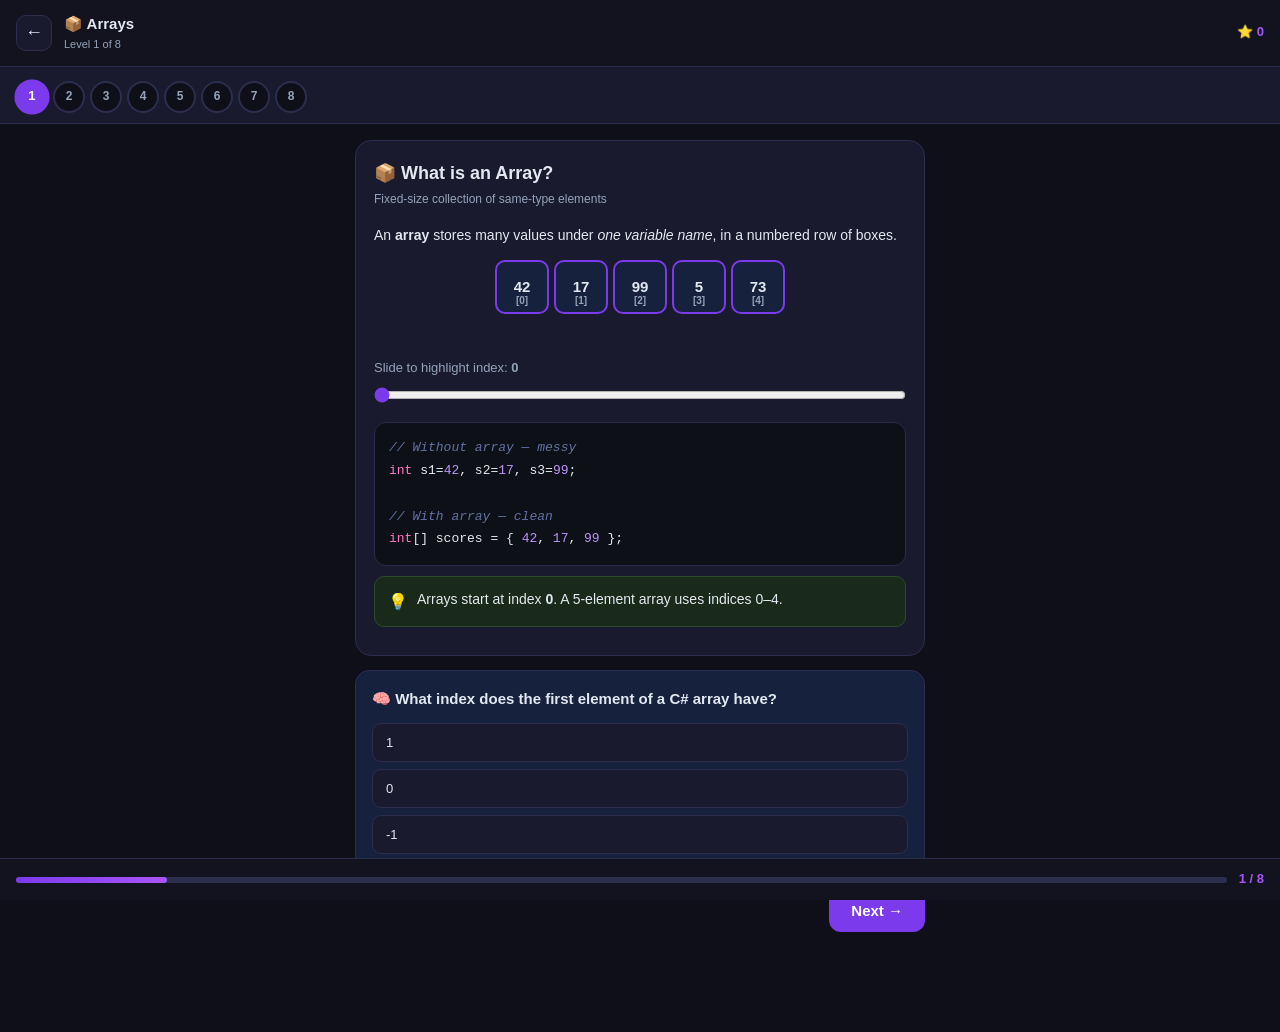
<file: docs/arrays.html>
<!DOCTYPE html>
<html lang="en">
<head>
<meta charset="UTF-8">
<meta name="viewport" content="width=device-width,initial-scale=1,maximum-scale=1">
<meta name="theme-color" content="#7c3aed">
<link rel="manifest" href="manifest.json">
<title>Arrays · C# Hero</title>
<style>
:root{--bg:#0f0f1a;--card:#1a1a2e;--card2:#16213e;--accent:#7c3aed;--accent2:#a855f7;--green:#10b981;--red:#ef4444;--yellow:#f59e0b;--blue:#3b82f6;--text:#e2e8f0;--muted:#94a3b8;--border:#2d2d4e;--code:#0d1117}
*{box-sizing:border-box;margin:0;padding:0;-webkit-tap-highlight-color:transparent}
body{background:var(--bg);color:var(--text);font-family:-apple-system,BlinkMacSystemFont,'Segoe UI',sans-serif;font-size:16px;line-height:1.6;min-height:100vh}

/* Top bar */
.topbar{
  background:#13131f;border-bottom:1px solid var(--border);
  padding:12px 16px;display:flex;align-items:center;gap:12px;
  position:sticky;top:0;z-index:100;
}
.back-btn{
  width:36px;height:36px;border-radius:10px;border:1px solid var(--border);
  background:var(--card);color:var(--text);font-size:18px;cursor:pointer;
  display:flex;align-items:center;justify-content:center;flex-shrink:0;
}
.topbar-info{flex:1;min-width:0}
.topbar-title{font-size:15px;font-weight:700}
.topbar-sub{font-size:11px;color:var(--muted)}
.topbar-score{font-size:13px;font-weight:700;color:var(--accent2)}

/* Level dots */
.level-dots{
  display:flex;gap:5px;padding:14px 16px 10px;
  background:var(--card);border-bottom:1px solid var(--border);
  overflow-x:auto;scrollbar-width:none;
}
.level-dots::-webkit-scrollbar{display:none}
.dot{
  width:32px;height:32px;border-radius:50%;border:2px solid var(--border);
  background:var(--bg);color:var(--muted);font-size:12px;font-weight:700;
  display:flex;align-items:center;justify-content:center;cursor:pointer;
  flex-shrink:0;transition:all .2s;
}
.dot.active{border-color:var(--accent);background:var(--accent);color:#fff;transform:scale(1.1)}
.dot.done{border-color:var(--green);background:#064e3b;color:var(--green)}

main{padding:16px 15px 100px;max-width:600px;margin:0 auto}

/* Cards */
.card{background:var(--card);border:1px solid var(--border);border-radius:16px;padding:18px;margin-bottom:14px}
.ct{font-size:18px;font-weight:700;margin-bottom:3px;display:flex;align-items:center;gap:8px}
.cs{color:var(--muted);font-size:12px;margin-bottom:14px}

/* Code */
pre{background:var(--code);border:1px solid #2a2a4a;border-radius:12px;padding:14px;overflow-x:auto;font-size:13px;line-height:1.75;margin:10px 0;font-family:'Courier New',monospace}
.kw{color:#ff79c6}.type{color:#8be9fd}.str{color:#f1fa8c}.num{color:#bd93f9}.cm{color:#6272a4;font-style:italic}.fn{color:#50fa7b}.prop{color:#ffb86c}
code{background:var(--code);padding:2px 5px;border-radius:4px;font-family:'Courier New',monospace;font-size:12px;color:#f1fa8c}

/* Info boxes */
.ib{border-radius:10px;padding:11px 13px;margin:10px 0;font-size:14px;display:flex;gap:9px;align-items:flex-start}
.ib.tip{background:#1a2a1a;border:1px solid #2d4a2d}
.ib.warn{background:#2a1f0a;border:1px solid #4a3a0d}
.ib.danger{background:#2a0a0a;border:1px solid #4a1a1a}
.ib .ic{font-size:16px;flex-shrink:0;margin-top:1px}

/* Array visual */
.av{display:flex;gap:5px;flex-wrap:wrap;margin:14px 0;justify-content:center}
.ac{
  width:54px;height:54px;border-radius:10px;border:2px solid var(--accent);
  background:var(--card2);display:flex;flex-direction:column;align-items:center;
  justify-content:center;font-weight:700;font-size:15px;transition:all .3s;
  cursor:pointer;position:relative;
}
.ac .ix{font-size:10px;color:var(--muted);position:absolute;bottom:3px}
.ac.hl{background:var(--accent);border-color:var(--accent2);color:#fff;transform:scale(1.1)}
.ac.gr{background:#064e3b;border-color:var(--green)}

/* Tabs */
.tabs{display:flex;gap:4px;margin-bottom:12px;overflow-x:auto;scrollbar-width:none;flex-wrap:wrap}
.tabs::-webkit-scrollbar{display:none}
.tab{flex-shrink:0;padding:6px 13px;border-radius:8px;border:1px solid var(--border);background:transparent;color:var(--muted);font-size:12px;cursor:pointer}
.tab.active{background:var(--accent);border-color:var(--accent);color:#fff}
.tp{display:none}.tp.active{display:block}

/* Quiz */
.qc{background:var(--card2);border:1px solid var(--border);border-radius:14px;padding:16px;margin-bottom:14px}
.qq{font-size:15px;font-weight:600;margin-bottom:12px}
.qo-w{display:flex;flex-direction:column;gap:7px}
.qo{padding:11px 13px;border-radius:9px;border:1px solid var(--border);background:var(--card);color:var(--text);font-size:13px;cursor:pointer;text-align:left;transition:all .2s;width:100%}
.qo:active:not(:disabled){transform:scale(.99)}
.qo.ok{background:#064e3b;border-color:var(--green);color:var(--green)}
.qo.no{background:#450a0a;border-color:var(--red);color:var(--red)}
.qf{margin-top:9px;padding:10px;border-radius:9px;font-size:13px;display:none}
.qf.show{display:block}
.qf.ok{background:#064e3b;border:1px solid var(--green);color:var(--green)}
.qf.no{background:#450a0a;border:1px solid var(--red);color:var(--red)}

/* Fill */
.fi-w{display:flex;gap:7px;align-items:center;flex-wrap:wrap;margin:10px 0}
.fi-in{background:var(--code);border:2px solid var(--accent);border-radius:8px;color:var(--text);font-family:'Courier New',monospace;font-size:13px;padding:6px 10px;width:130px}
.fi-in:focus{outline:none;border-color:var(--accent2)}
.fi-btn{padding:8px 13px;border-radius:8px;border:none;background:var(--accent);color:#fff;font-size:13px;cursor:pointer;font-weight:600}

/* Slider */
.sl-wrap{margin:12px 0}
.sl-wrap label{font-size:13px;color:var(--muted);display:block;margin-bottom:6px}
input[type=range]{width:100%;accent-color:var(--accent);cursor:pointer}

/* Buttons */
.btn{padding:13px 22px;border-radius:12px;border:none;font-size:15px;font-weight:700;cursor:pointer;transition:all .2s;display:inline-flex;align-items:center;gap:5px}
.btn-p{background:var(--accent);color:#fff}
.btn-p:active{transform:scale(.98)}
.btn-s{background:var(--card2);color:var(--text);border:1px solid var(--border)}
.brow{display:flex;gap:8px;justify-content:space-between;margin-top:18px}

/* Progress bottom */
.prog-bottom{
  position:fixed;bottom:0;left:0;right:0;background:#13131f;
  border-top:1px solid var(--border);padding:10px 16px max(10px,env(safe-area-inset-bottom));
  display:flex;align-items:center;gap:12px;z-index:100;
}
.pb-bar{flex:1;height:6px;background:var(--border);border-radius:3px}
.pb-fill{height:100%;background:linear-gradient(90deg,var(--accent),var(--accent2));border-radius:3px;transition:width .4s}
.pb-txt{font-size:13px;font-weight:700;color:var(--accent2);flex-shrink:0}

/* Section hide/show */
.sec{display:none}.sec.active{display:block;animation:fi .25s ease}
@keyframes fi{from{opacity:0;transform:translateY(6px)}to{opacity:1;transform:translateY(0)}}

h3{font-size:16px;margin:14px 0 6px;color:var(--accent2)}
p{margin-bottom:8px;font-size:14px}
ul,ol{padding-left:18px;margin-bottom:8px}
li{margin-bottom:3px;font-size:14px}
</style>
</head>
<body>

<div class="topbar">
  <button class="back-btn" onclick="window.location.href='index.html'">←</button>
  <div class="topbar-info">
    <div class="topbar-title">📦 Arrays</div>
    <div class="topbar-sub" id="lv-label">Level 1 of 8</div>
  </div>
  <div class="topbar-score">⭐ <span id="sc-v">0</span></div>
</div>

<div class="level-dots" id="dots"></div>

<main>

<!-- L0: What is an Array -->
<section class="sec active" id="l0">
  <div class="card">
    <div class="ct">📦 What is an Array?</div>
    <div class="cs">Fixed-size collection of same-type elements</div>
    <p>An <strong>array</strong> stores many values under <em>one variable name</em>, in a numbered row of boxes.</p>
    <div class="av" id="av0">
      <div class="ac" onclick="hlCell(this,0,'42')"><span>42</span><span class="ix">[0]</span></div>
      <div class="ac" onclick="hlCell(this,1,'17')"><span>17</span><span class="ix">[1]</span></div>
      <div class="ac" onclick="hlCell(this,2,'99')"><span>99</span><span class="ix">[2]</span></div>
      <div class="ac" onclick="hlCell(this,3,'5')"><span>5</span><span class="ix">[3]</span></div>
      <div class="ac" onclick="hlCell(this,4,'73')"><span>73</span><span class="ix">[4]</span></div>
    </div>
    <p id="cell-out" style="text-align:center;color:var(--accent2);font-size:14px;min-height:18px"></p>
    <div class="sl-wrap">
      <label>Slide to highlight index: <strong id="sl-lbl">0</strong></label>
      <input type="range" min="0" max="4" value="0" oninput="slCell(this.value)">
    </div>
    <pre><span class="cm">// Without array — messy</span>
<span class="kw">int</span> s1=<span class="num">42</span>, s2=<span class="num">17</span>, s3=<span class="num">99</span>;

<span class="cm">// With array — clean</span>
<span class="kw">int</span>[] scores = { <span class="num">42</span>, <span class="num">17</span>, <span class="num">99</span> };</pre>
    <div class="ib tip"><span class="ic">💡</span><div>Arrays start at index <strong>0</strong>. A 5-element array uses indices 0–4.</div></div>
  </div>
  <div class="qc">
    <div class="qq">🧠 What index does the first element of a C# array have?</div>
    <div class="qo-w">
      <button class="qo" onclick="qa(this,false,0)">1</button>
      <button class="qo" onclick="qa(this,true,0)">0</button>
      <button class="qo" onclick="qa(this,false,0)">-1</button>
    </div>
    <div class="qf" id="qf0"></div>
  </div>
  <div class="brow"><div></div><button class="btn btn-p" onclick="next()">Next →</button></div>
</section>

<!-- L1: Declaring -->
<section class="sec" id="l1">
  <div class="card">
    <div class="ct">✍️ Declaring &amp; Initialising</div>
    <div class="cs">3 ways to create an array</div>
    <div class="tabs">
      <button class="tab active" onclick="st(this,'t1a')">Way 1</button>
      <button class="tab" onclick="st(this,'t1b')">Way 2</button>
      <button class="tab" onclick="st(this,'t1c')">Way 3</button>
      <button class="tab" onclick="st(this,'t1d')">Defaults</button>
    </div>
    <div class="tp active" id="t1a">
      <p><strong>Declare then assign</strong></p>
      <pre><span class="kw">int</span>[] nums = <span class="kw">new</span> <span class="kw">int</span>[<span class="num">3</span>];
nums[<span class="num">0</span>] = <span class="num">10</span>;
nums[<span class="num">1</span>] = <span class="num">20</span>;
nums[<span class="num">2</span>] = <span class="num">30</span>;</pre>
    </div>
    <div class="tp" id="t1b">
      <p><strong>Inline initializer</strong></p>
      <pre><span class="kw">int</span>[] nums = <span class="kw">new</span> <span class="kw">int</span>[] { <span class="num">10</span>, <span class="num">20</span>, <span class="num">30</span> };</pre>
    </div>
    <div class="tp" id="t1c">
      <p><strong>Shorthand (most common)</strong></p>
      <pre><span class="kw">int</span>[] nums = { <span class="num">10</span>, <span class="num">20</span>, <span class="num">30</span> };</pre>
      <div class="ib tip"><span class="ic">💡</span><div>This is the one you'll use most often.</div></div>
    </div>
    <div class="tp" id="t1d">
      <p>Without values, elements get <strong>defaults</strong>:</p>
      <pre><span class="kw">int</span>[]    → 0
<span class="kw">double</span>[] → 0.0
<span class="kw">bool</span>[]   → false
<span class="kw">string</span>[] → null</pre>
    </div>
  </div>
  <div class="qc">
    <div class="qq">✏️ What is <code>scores.Length</code> for <code>int[] scores = {10,20,30};</code>?</div>
    <div class="fi-w">
      <input class="fi-in" id="fi1" type="number" placeholder="number">
      <button class="fi-btn" onclick="cf('fi1','3','fif1')">Check ✓</button>
    </div>
    <div class="qf" id="fif1"></div>
  </div>
  <div class="brow"><button class="btn btn-s" onclick="prev()">← Back</button><button class="btn btn-p" onclick="next()">Next →</button></div>
</section>

<!-- L2: Accessing -->
<section class="sec" id="l2">
  <div class="card">
    <div class="ct">🎯 Accessing Elements</div>
    <div class="cs">Read, write, Length, ranges</div>
    <p>Use <code>[]</code> to read or write elements.</p>
    <pre><span class="kw">string</span>[] fruits = { <span class="str">"🍎"</span>, <span class="str">"🍌"</span>, <span class="str">"🍒"</span>, <span class="str">"📅"</span> };
<span class="fn">Console</span>.<span class="fn">WriteLine</span>(fruits[<span class="num">0</span>]); <span class="cm">// 🍎</span>
fruits[<span class="num">1</span>] = <span class="str">"🫐"</span>; <span class="cm">// change Banana to Blueberry</span></pre>
    <p style="font-size:13px;color:var(--muted)">Tap a fruit:</p>
    <div class="av">
      <div class="ac" onclick="sf(this,0,'🍎 Apple')" style="cursor:pointer"><span>🍎</span><span class="ix">[0]</span></div>
      <div class="ac" onclick="sf(this,1,'🍌 Banana')" style="cursor:pointer"><span>🍌</span><span class="ix">[1]</span></div>
      <div class="ac" onclick="sf(this,2,'🍒 Cherry')" style="cursor:pointer"><span>🍒</span><span class="ix">[2]</span></div>
      <div class="ac" onclick="sf(this,3,'📅 Date')" style="cursor:pointer"><span>📅</span><span class="ix">[3]</span></div>
    </div>
    <p id="fruit-out" style="text-align:center;color:var(--accent2);font-size:14px;min-height:18px"></p>
    <h3>Last element shortcut</h3>
    <pre><span class="kw">int</span>[] a = { <span class="num">5</span>,<span class="num">10</span>,<span class="num">15</span>,<span class="num">20</span> };
a[a.<span class="prop">Length</span>-<span class="num">1</span>] <span class="cm">// 20 — classic</span>
a[^<span class="num">1</span>]        <span class="cm">// 20 — C# 8+ shortcut</span>
a[^<span class="num">2</span>]        <span class="cm">// 15</span></pre>
    <div class="ib danger"><span class="ic">🚨</span><div><strong>IndexOutOfRangeException</strong> — accessing index ≥ Length crashes the program.</div></div>
  </div>
  <div class="qc">
    <div class="qq">🧠 <code>int[] a={10,20,30,40,50};</code> — what is <code>a[^2]</code>?</div>
    <div class="qo-w">
      <button class="qo" onclick="qa(this,false,1)">20</button>
      <button class="qo" onclick="qa(this,true,1)">40</button>
      <button class="qo" onclick="qa(this,false,1)">50</button>
    </div>
    <div class="qf" id="qf1"></div>
  </div>
  <div class="brow"><button class="btn btn-s" onclick="prev()">← Back</button><button class="btn btn-p" onclick="next()">Next →</button></div>
</section>

<!-- L3: Loops -->
<section class="sec" id="l3">
  <div class="card">
    <div class="ct">🔁 Loops</div>
    <div class="cs">for / foreach / common patterns</div>
    <div class="tabs">
      <button class="tab active" onclick="st(this,'t3a')">for</button>
      <button class="tab" onclick="st(this,'t3b')">foreach</button>
      <button class="tab" onclick="st(this,'t3c')">Patterns</button>
    </div>
    <div class="tp active" id="t3a">
      <pre><span class="kw">int</span>[] s = { <span class="num">85</span>,<span class="num">92</span>,<span class="num">78</span> };
<span class="kw">for</span> (<span class="kw">int</span> i=<span class="num">0</span>; i&lt;s.<span class="prop">Length</span>; i++)
    <span class="fn">Console</span>.<span class="fn">WriteLine</span>(s[i]);</pre>
      <div class="ib tip"><span class="ic">💡</span><div>Use <code>for</code> when you need the <strong>index</strong> or want to modify elements.</div></div>
    </div>
    <div class="tp" id="t3b">
      <pre><span class="kw">string</span>[] c = { <span class="str">"Red"</span>,<span class="str">"Green"</span>,<span class="str">"Blue"</span> };
<span class="kw">foreach</span> (<span class="kw">string</span> color <span class="kw">in</span> c)
    <span class="fn">Console</span>.<span class="fn">WriteLine</span>(color);</pre>
      <div class="ib warn"><span class="ic">⚠️</span><div><code>foreach</code> is <strong>read-only</strong> — you can't modify array elements through the loop variable.</div></div>
    </div>
    <div class="tp" id="t3c">
      <pre><span class="cm">// Sum</span>
<span class="kw">int</span> sum = <span class="num">0</span>;
<span class="kw">foreach</span> (<span class="kw">int</span> n <span class="kw">in</span> arr) sum += n;

<span class="cm">// Max</span>
<span class="kw">int</span> max = arr[<span class="num">0</span>];
<span class="kw">for</span> (<span class="kw">int</span> i=<span class="num">1</span>; i&lt;arr.<span class="prop">Length</span>; i++)
    <span class="kw">if</span> (arr[i] &gt; max) max = arr[i];

<span class="cm">// Reverse loop</span>
<span class="kw">for</span> (<span class="kw">int</span> i=arr.<span class="prop">Length</span>-<span class="num">1</span>; i&gt;=<span class="num">0</span>; i--)
    <span class="fn">Console</span>.<span class="fn">Write</span>(arr[i]+<span class="str">" "</span>);</pre>
    </div>
  </div>
  <!-- Loop visualizer -->
  <div class="card">
    <div class="ct" style="font-size:16px">🎮 Loop Visualizer</div>
    <div class="av" id="lv-arr">
      <div class="ac"><span>3</span><span class="ix">[0]</span></div>
      <div class="ac"><span>7</span><span class="ix">[1]</span></div>
      <div class="ac"><span>2</span><span class="ix">[2]</span></div>
      <div class="ac"><span>9</span><span class="ix">[3]</span></div>
      <div class="ac"><span>1</span><span class="ix">[4]</span></div>
    </div>
    <p id="lv-status" style="text-align:center;font-size:13px;color:var(--muted)">Press Play</p>
    <div style="text-align:center;display:flex;gap:10px;justify-content:center;margin-top:8px">
      <button class="btn btn-p" style="padding:10px 18px" onclick="startLV()">▶ Play</button>
      <button class="btn btn-s" style="padding:10px 18px" onclick="resetLV()">↺</button>
    </div>
    <p id="lv-sum" style="text-align:center;font-size:15px;color:var(--green);margin-top:8px;min-height:22px"></p>
  </div>
  <div class="qc">
    <div class="qq">🧠 Which loop is read-only and can't modify array elements?</div>
    <div class="qo-w">
      <button class="qo" onclick="qa(this,false,2)">for</button>
      <button class="qo" onclick="qa(this,true,2)">foreach</button>
      <button class="qo" onclick="qa(this,false,2)">while</button>
    </div>
    <div class="qf" id="qf2"></div>
  </div>
  <div class="brow"><button class="btn btn-s" onclick="prev()">← Back</button><button class="btn btn-p" onclick="next()">Next →</button></div>
</section>

<!-- L4: Array Methods -->
<section class="sec" id="l4">
  <div class="card">
    <div class="ct">🛠️ Array Methods</div>
    <div class="cs">Sort, Search, Copy, LINQ</div>
    <div class="tabs">
      <button class="tab active" onclick="st(this,'t4a')">Sort/Reverse</button>
      <button class="tab" onclick="st(this,'t4b')">Search</button>
      <button class="tab" onclick="st(this,'t4c')">LINQ</button>
    </div>
    <div class="tp active" id="t4a">
      <pre><span class="kw">int</span>[] a = { <span class="num">5</span>,<span class="num">2</span>,<span class="num">8</span>,<span class="num">1</span> };
<span class="fn">Array</span>.<span class="fn">Sort</span>(a);       <span class="cm">// [1,2,5,8]</span>
<span class="fn">Array</span>.<span class="fn">Reverse</span>(a);    <span class="cm">// [8,5,2,1]</span>
<span class="fn">Array</span>.<span class="fn">Fill</span>(a, <span class="num">0</span>);    <span class="cm">// [0,0,0,0]</span></pre>
    </div>
    <div class="tp" id="t4b">
      <pre><span class="kw">int</span>[] a = { <span class="num">1</span>,<span class="num">2</span>,<span class="num">5</span>,<span class="num">8</span> }; <span class="cm">// sorted!</span>
<span class="kw">int</span> i = <span class="fn">Array</span>.<span class="fn">BinarySearch</span>(a, <span class="num">5</span>); <span class="cm">// 2</span>
<span class="kw">int</span> j = <span class="fn">Array</span>.<span class="fn">IndexOf</span>(a, <span class="num">99</span>);     <span class="cm">// -1 (not found)</span></pre>
      <div class="ib warn"><span class="ic">⚠️</span><div>BinarySearch requires the array to be <strong>sorted first</strong>.</div></div>
    </div>
    <div class="tp" id="t4c">
      <pre><span class="cm">// using System.Linq;</span>
<span class="kw">int</span>[] n = { <span class="num">1</span>,<span class="num">2</span>,<span class="num">3</span>,<span class="num">4</span>,<span class="num">5</span> };
n.<span class="fn">Sum</span>()              <span class="cm">// 15</span>
n.<span class="fn">Max</span>()              <span class="cm">// 5</span>
n.<span class="fn">Average</span>()          <span class="cm">// 3.0</span>
n.<span class="fn">Where</span>(x=>x%<span class="num">2</span>==<span class="num">0</span>).<span class="fn">ToArray</span>() <span class="cm">// [2,4]</span></pre>
    </div>
  </div>
  <div class="qc">
    <div class="qq">✏️ What does <code>Array.IndexOf(arr, value)</code> return when not found?</div>
    <div class="fi-w">
      <input class="fi-in" id="fi4" type="number" placeholder="number">
      <button class="fi-btn" onclick="cf('fi4','-1','fif4')">Check ✓</button>
    </div>
    <div class="qf" id="fif4"></div>
  </div>
  <div class="brow"><button class="btn btn-s" onclick="prev()">← Back</button><button class="btn btn-p" onclick="next()">Next →</button></div>
</section>

<!-- L5: 2D -->
<section class="sec" id="l5">
  <div class="card">
    <div class="ct">🔲 Multi-Dimensional</div>
    <div class="cs">2D arrays — grids and matrices</div>
    <pre><span class="kw">int</span>[,] m = {
    { <span class="num">1</span>,<span class="num">2</span>,<span class="num">3</span> },
    { <span class="num">4</span>,<span class="num">5</span>,<span class="num">6</span> },
    { <span class="num">7</span>,<span class="num">8</span>,<span class="num">9</span> }
};
m[<span class="num">1</span>,<span class="num">2</span>] <span class="cm">// 6  (row 1, col 2)</span>
m.<span class="fn">GetLength</span>(<span class="num">0</span>) <span class="cm">// 3 rows</span>
m.<span class="fn">GetLength</span>(<span class="num">1</span>) <span class="cm">// 3 cols</span></pre>
    <p style="font-size:13px;color:var(--muted)">Tap a cell:</p>
    <div id="matrix-g" style="display:grid;grid-template-columns:repeat(3,56px);gap:5px;justify-content:center;margin:12px 0"></div>
    <p id="mat-out" style="text-align:center;color:var(--accent2);font-size:13px;min-height:18px"></p>
    <h3>Loop a 2D array</h3>
    <pre><span class="kw">for</span>(<span class="kw">int</span> r=<span class="num">0</span>; r&lt;m.<span class="fn">GetLength</span>(<span class="num">0</span>); r++)
  <span class="kw">for</span>(<span class="kw">int</span> c=<span class="num">0</span>; c&lt;m.<span class="fn">GetLength</span>(<span class="num">1</span>); c++)
    <span class="fn">Console</span>.<span class="fn">Write</span>(m[r,c]+<span class="str">" "</span>);</pre>
  </div>
  <div class="qc">
    <div class="qq">🧠 <code>int[,] m = new int[4,6];</code> — what is <code>m.GetLength(1)</code>?</div>
    <div class="qo-w">
      <button class="qo" onclick="qa(this,false,3)">4</button>
      <button class="qo" onclick="qa(this,true,3)">6</button>
      <button class="qo" onclick="qa(this,false,3)">24</button>
    </div>
    <div class="qf" id="qf3"></div>
  </div>
  <div class="brow"><button class="btn btn-s" onclick="prev()">← Back</button><button class="btn btn-p" onclick="next()">Next →</button></div>
</section>

<!-- L6: Jagged -->
<section class="sec" id="l6">
  <div class="card">
    <div class="ct">🪜 Jagged Arrays</div>
    <div class="cs">Array of arrays — each row any length</div>
    <pre><span class="kw">int</span>[][] jag = <span class="kw">new</span> <span class="kw">int</span>[<span class="num">3</span>][];
jag[<span class="num">0</span>] = <span class="kw">new</span> <span class="kw">int</span>[] { <span class="num">1</span>,<span class="num">2</span> };
jag[<span class="num">1</span>] = <span class="kw">new</span> <span class="kw">int</span>[] { <span class="num">3</span>,<span class="num">4</span>,<span class="num">5</span>,<span class="num">6</span> };
jag[<span class="num">2</span>] = <span class="kw">new</span> <span class="kw">int</span>[] { <span class="num">7</span> };

jag[<span class="num">1</span>][<span class="num">2</span>] <span class="cm">// 5  ← [row][col]</span></pre>
    <div id="jag-v" style="margin:12px 0"></div>
    <div class="ib tip"><span class="ic">💡</span><div><strong>[,]</strong> = rectangular (all rows same length)<br><strong>[][]</strong> = jagged (each row any length)</div></div>
  </div>
  <div class="qc">
    <div class="qq">🧠 How do you access row 2, col 3 in a jagged array <code>jag</code>?</div>
    <div class="qo-w">
      <button class="qo" onclick="qa(this,false,4)"><code>jag[2,3]</code></button>
      <button class="qo" onclick="qa(this,true,4)"><code>jag[2][3]</code></button>
      <button class="qo" onclick="qa(this,false,4)"><code>jag.Get(2,3)</code></button>
    </div>
    <div class="qf" id="qf4"></div>
  </div>
  <div class="brow"><button class="btn btn-s" onclick="prev()">← Back</button><button class="btn btn-p" onclick="next()">Next →</button></div>
</section>

<!-- L7: Final -->
<section class="sec" id="l7">
  <div class="card">
    <div class="ct">🏆 Array Hero Challenge</div>
    <div class="cs">Final boss — all topics combined</div>
  </div>
  <div class="qc">
    <div class="qq">1. <code>int[] a={10,20,30}; a[1]=a[0]+a[2];</code> — what is <code>a[1]</code>?</div>
    <div class="qo-w">
      <button class="qo" onclick="qa(this,false,5)">20</button>
      <button class="qo" onclick="qa(this,true,5)">40</button>
      <button class="qo" onclick="qa(this,false,5)">30</button>
    </div>
    <div class="qf" id="qf5"></div>
  </div>
  <div class="qc">
    <div class="qq">2. After <code>Array.Sort({5,3,1,4,2})</code>, what is index [0]?</div>
    <div class="qo-w">
      <button class="qo" onclick="qa(this,true,6)">1</button>
      <button class="qo" onclick="qa(this,false,6)">5</button>
      <button class="qo" onclick="qa(this,false,6)">3</button>
    </div>
    <div class="qf" id="qf6"></div>
  </div>
  <div class="qc">
    <div class="qq">3. Which declares a 2D rectangular array?</div>
    <div class="qo-w">
      <button class="qo" onclick="qa(this,false,7)"><code>int[][] m = new int[3][4];</code></button>
      <button class="qo" onclick="qa(this,true,7)"><code>int[,] m = new int[3,4];</code></button>
      <button class="qo" onclick="qa(this,false,7)"><code>int m[3,4];</code></button>
    </div>
    <div class="qf" id="qf7"></div>
  </div>
  <div id="final-area"></div>
  <div class="brow"><button class="btn btn-s" onclick="prev()">← Back</button><button class="btn btn-p" onclick="showFinal()">See Score 🎯</button></div>
</section>

</main>

<div class="prog-bottom">
  <div class="pb-bar"><div class="pb-fill" id="pb" style="width:0%"></div></div>
  <div class="pb-txt" id="pb-txt">0 / 8</div>
</div>

<script>
const LEVELS = 8;
let cur = 0;
const done = new Array(LEVELS).fill(false);
const Q = {
  0:{d:false,ok:"Correct! Zero-indexed.",no:"Arrays start at 0."},
  1:{d:false,ok:"Correct! ^2 = second from end = arr[3] = 40.",no:"^2 means 2nd from end → 40."},
  2:{d:false,ok:"Correct! foreach is read-only.",no:"foreach is the read-only one."},
  3:{d:false,ok:"Correct! GetLength(1) = columns = 6.",no:"GetLength(0)=rows, GetLength(1)=cols."},
  4:{d:false,ok:"Correct! Jagged uses [][] syntax.",no:"Jagged arrays use jag[row][col]."},
  5:{d:false,ok:"Correct! 10+30 = 40.",no:"a[0]+a[2] = 10+30 = 40."},
  6:{d:false,ok:"Correct! Sort ascending → smallest first.",no:"Sort ascending → 1 is first."},
  7:{d:false,ok:"Correct! [,] is the 2D rectangular syntax.",no:"[,] = rectangular, [][] = jagged."},
};
let sc=0, sm=0;

// Build dots
const dotC = document.getElementById('dots');
for(let i=0;i<LEVELS;i++){
  const d=document.createElement('div');
  d.className='dot'+(i===0?' active':'');
  d.textContent=i+1;
  d.onclick=()=>goTo(i);
  dotC.appendChild(d);
}

function goTo(n){
  document.querySelectorAll('.sec').forEach(s=>s.classList.remove('active'));
  document.getElementById('l'+n).classList.add('active');
  document.querySelectorAll('.dot').forEach((d,i)=>{
    d.classList.toggle('active',i===n);
    if(done[i]&&i!==n)d.classList.add('done');
  });
  cur=n;
  document.getElementById('lv-label').textContent='Level '+(n+1)+' of '+LEVELS;
  updProg();
  window.scrollTo(0,0);
  dotC.children[n].scrollIntoView({behavior:'smooth',block:'nearest',inline:'center'});
}
function next(){if(cur<LEVELS-1)goTo(cur+1);}
function prev(){if(cur>0)goTo(cur-1);}

function updProg(){
  done[cur]=true;
  const d=done.filter(Boolean).length;
  document.getElementById('pb').style.width=(d/LEVELS*100)+'%';
  document.getElementById('pb-txt').textContent=d+' / '+LEVELS;
  const pct=Math.round(d/LEVELS*100);
  localStorage.setItem('arr_pct',pct);
  localStorage.setItem('arr_score',sc);
}

function qa(btn,ok,qid){
  if(Q[qid].d)return;
  Q[qid].d=true;
  btn.closest('.qo-w').querySelectorAll('.qo').forEach(b=>b.disabled=true);
  sm++;
  if(ok){btn.classList.add('ok');sc++;document.getElementById('sc-v').textContent=sc;fb('qf'+qid,'ok','✅ '+Q[qid].ok);}
  else{btn.classList.add('no');fb('qf'+qid,'no','❌ '+Q[qid].no);}
  localStorage.setItem('arr_score',sc);
}

function fb(id,t,m){const e=document.getElementById(id);if(e){e.textContent=m;e.className='qf show '+t;}}

function cf(ii,exp,fi){
  const v=document.getElementById(ii).value.trim();
  sm++;
  if(v===exp){sc++;document.getElementById('sc-v').textContent=sc;fb(fi,'ok','✅ Correct! Answer is '+exp+'.');document.getElementById(ii).disabled=true;}
  else{fb(fi,'no','❌ The answer is '+exp+'.');}
  localStorage.setItem('arr_score',sc);
}

function st(btn,pid){
  const p=btn.closest('.card');
  p.querySelectorAll('.tab').forEach(t=>t.classList.remove('active'));
  p.querySelectorAll('.tp').forEach(t=>t.classList.remove('active'));
  btn.classList.add('active');
  document.getElementById(pid).classList.add('active');
}

// Cell highlight
const ivs=[42,17,99,5,73];
let lastCell=null;
function hlCell(el,idx,val){
  document.querySelectorAll('#av0 .ac').forEach(c=>c.classList.remove('hl'));
  el.classList.add('hl');
  document.getElementById('cell-out').textContent='Index ['+idx+'] = '+val;
}
function slCell(idx){
  document.getElementById('sl-lbl').textContent=idx;
  document.querySelectorAll('#av0 .ac').forEach((c,i)=>c.classList.toggle('hl',i==idx));
  document.getElementById('cell-out').textContent='Index ['+idx+'] = '+ivs[idx];
}
let lastFruit=null;
function sf(el,idx,name){if(lastFruit)lastFruit.classList.remove('hl');el.classList.add('hl');lastFruit=el;document.getElementById('fruit-out').textContent='fruits['+idx+'] = "'+name+'"';}

// Loop visualizer
const lvData=[3,7,2,9,1];let lvTimer=null,lvStep=0,lvSum=0;
function startLV(){
  resetLV();
  lvTimer=setInterval(()=>{
    const cells=document.querySelectorAll('#lv-arr .ac');
    cells.forEach(c=>c.classList.remove('hl'));
    if(lvStep<lvData.length){
      cells[lvStep].classList.add('hl');lvSum+=lvData[lvStep];
      document.getElementById('lv-status').textContent='i='+lvStep+' → arr['+lvStep+']='+lvData[lvStep]+' → sum='+lvSum;
      lvStep++;
    } else {
      clearInterval(lvTimer);
      document.getElementById('lv-status').textContent='Done!';
      document.getElementById('lv-sum').textContent='Total sum = '+lvSum;
    }
  },700);
}
function resetLV(){clearInterval(lvTimer);lvStep=0;lvSum=0;document.querySelectorAll('#lv-arr .ac').forEach(c=>c.classList.remove('hl'));document.getElementById('lv-status').textContent='Press Play';document.getElementById('lv-sum').textContent='';}

// Matrix
(function(){
  const data=[[1,2,3],[4,5,6],[7,8,9]];
  const g=document.getElementById('matrix-g');
  data.forEach((row,r)=>row.forEach((v,c)=>{
    const el=document.createElement('div');
    el.className='ac';el.style.cursor='pointer';el.style.width='56px';el.style.height='56px';
    el.innerHTML='<span>'+v+'</span><span class="ix">['+r+','+c+']</span>';
    el.onclick=function(){document.querySelectorAll('#matrix-g .ac').forEach(x=>x.classList.remove('hl'));this.classList.add('hl');document.getElementById('mat-out').textContent='m['+r+','+c+'] = '+v;};
    g.appendChild(el);
  }));
})();

// Jagged visual
(function(){
  const rows=[[1,2],[3,4,5,6],[7]];
  const c=document.getElementById('jag-v');
  rows.forEach((row,r)=>{
    const d=document.createElement('div');d.className='av';d.style.justifyContent='flex-start';d.style.marginBottom='6px';
    row.forEach((v,ci)=>{const el=document.createElement('div');el.className='ac';el.style.borderColor=['#a855f7','#3b82f6','#10b981'][r];el.innerHTML='<span>'+v+'</span><span class="ix">['+r+']['+ci+']</span>';d.appendChild(el);});
    const lbl=document.createElement('span');lbl.style='color:var(--muted);font-size:12px;align-self:center;margin-left:6px';lbl.textContent='len='+row.length;d.appendChild(lbl);
    c.appendChild(d);
  });
})();

function showFinal(){
  const pct=sm>0?Math.round(sc/sm*100):0;
  const icon=pct>=90?'🏆':pct>=70?'🥈':'🥉';
  const msg=pct>=90?'Array Hero! Outstanding!':pct>=70?'Array Pro! Almost perfect.':'Keep going — review and retry!';
  localStorage.setItem('arr_pct',100);
  document.getElementById('final-area').innerHTML=`<div style="text-align:center;padding:30px 16px;background:linear-gradient(135deg,#1a0533,#0a1628);border-radius:18px;border:1px solid var(--accent);margin:14px 0"><div style="font-size:52px;margin-bottom:10px">${icon}</div><h2 style="color:var(--accent2);font-size:22px">Array Hero!</h2><p style="font-size:20px;color:var(--accent2);font-weight:700;margin:8px 0">${pct}% — ${sc}/${sm}</p><p style="color:var(--muted);font-size:14px">${msg}</p><a href="index.html" style="display:inline-block;margin-top:16px;padding:12px 22px;background:var(--accent);color:#fff;border-radius:12px;text-decoration:none;font-weight:700">← Back to Home</a></div>`;
  document.getElementById('final-area').scrollIntoView({behavior:'smooth'});
}

updProg();
</script>
</body>
</html>
</file>
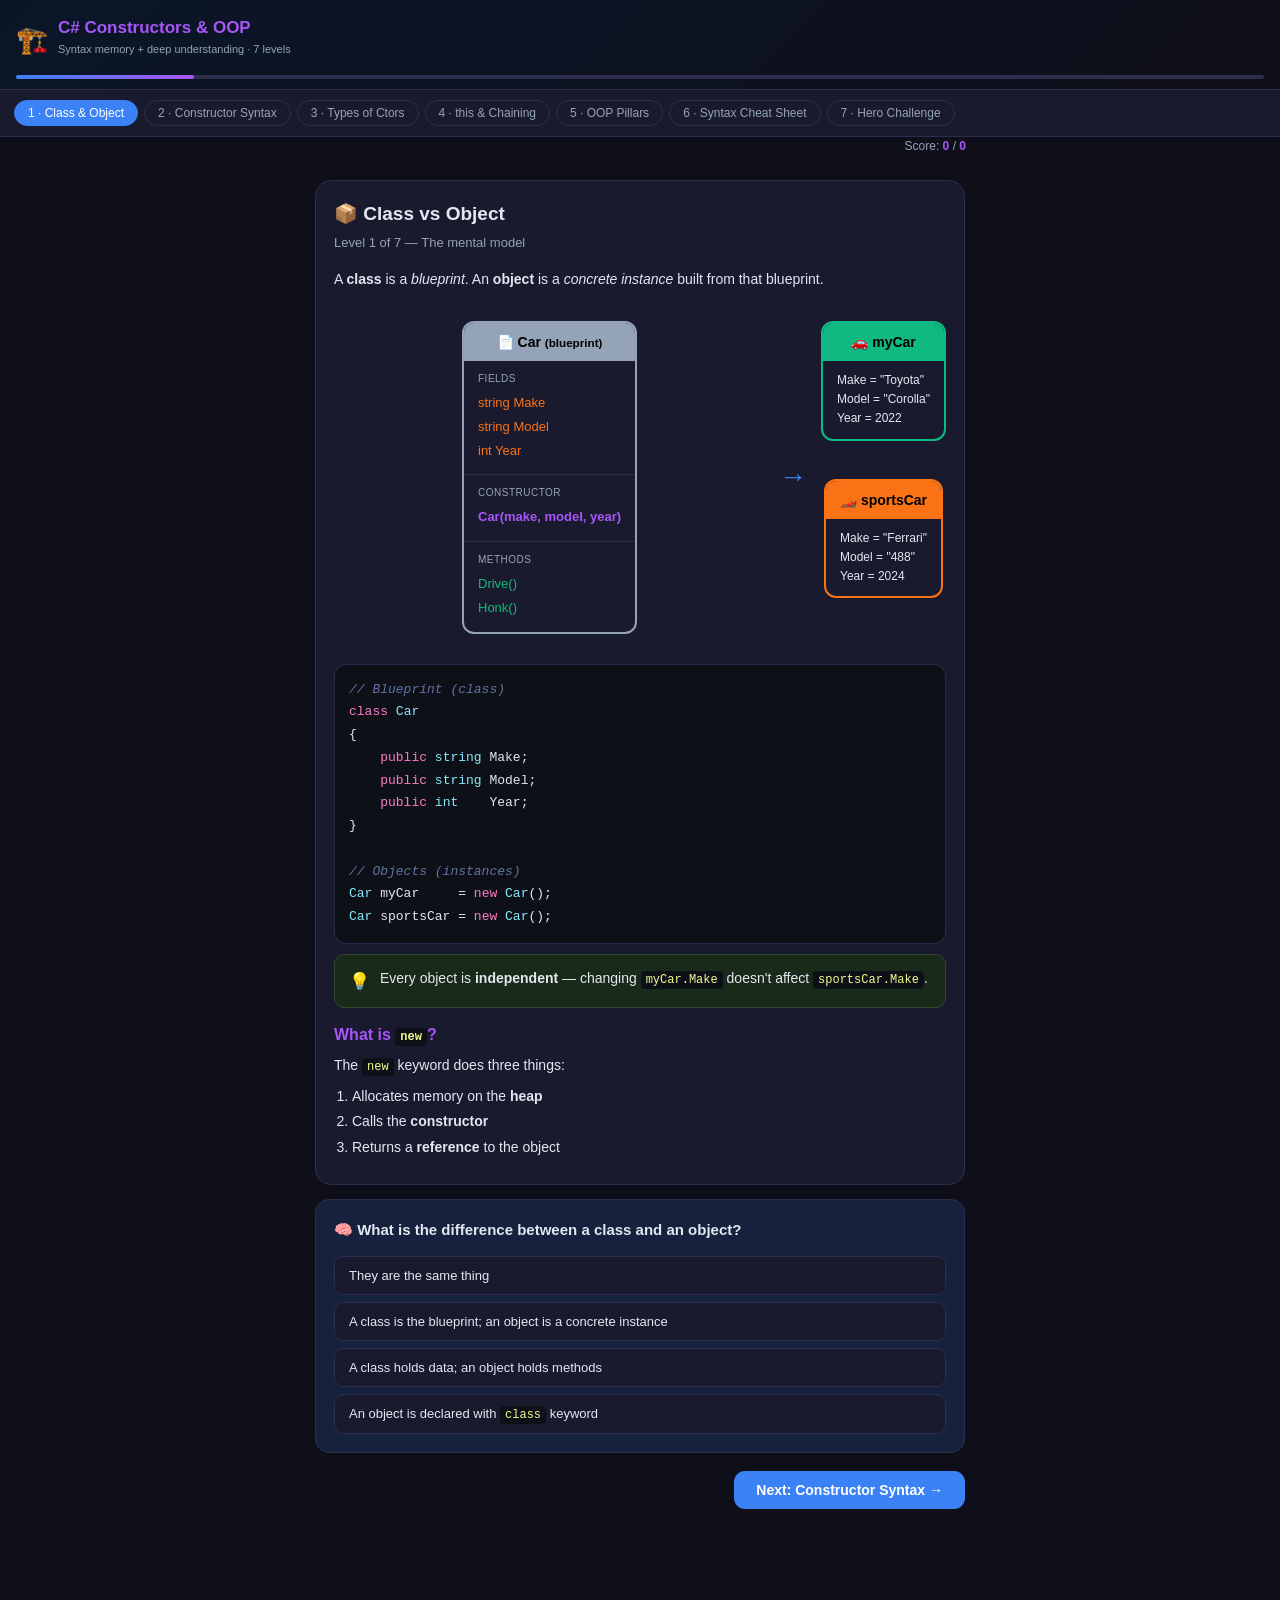
<file: docs/constructors.html>
<!DOCTYPE html>
<html lang="en">
<head>
<meta charset="UTF-8">
<meta name="viewport" content="width=device-width, initial-scale=1.0, maximum-scale=1.0">
<title>Constructors · C# Hero</title>
<link rel="manifest" href="manifest.json">
<style>
  :root {
    --bg: #0f0f1a;
    --card: #1a1a2e;
    --card2: #16213e;
    --accent: #7c3aed;
    --accent2: #a855f7;
    --green: #10b981;
    --red: #ef4444;
    --yellow: #f59e0b;
    --blue: #3b82f6;
    --orange: #f97316;
    --text: #e2e8f0;
    --muted: #94a3b8;
    --border: #2d2d4e;
    --code-bg: #0d1117;
  }
  * { box-sizing: border-box; margin: 0; padding: 0; }
  body {
    background: var(--bg); color: var(--text);
    font-family: -apple-system, BlinkMacSystemFont, 'Segoe UI', sans-serif;
    font-size: 16px; line-height: 1.6; min-height: 100vh;
  }

  /* Header */
  header {
    background: linear-gradient(135deg, #0a1628 0%, #0f0f1a 100%);
    border-bottom: 1px solid var(--border);
    padding: 14px 16px 10px; position: sticky; top: 0; z-index: 100;
  }
  .h-row { display: flex; align-items: center; gap: 10px; }
  .logo { font-size: 26px; }
  .h-text h1 { font-size: 17px; font-weight: 700; color: var(--accent2); }
  .h-text p { font-size: 11px; color: var(--muted); }
  .prog-wrap { height: 4px; background: var(--border); border-radius: 2px; margin-top: 8px; }
  .prog-bar { height: 100%; background: linear-gradient(90deg,var(--blue),var(--accent2)); border-radius: 2px; transition: width .4s; }

  /* Nav */
  nav {
    display: flex; overflow-x: auto; gap: 6px; padding: 10px 14px;
    background: var(--card); border-bottom: 1px solid var(--border); scrollbar-width: none;
  }
  nav::-webkit-scrollbar { display: none; }
  .nb {
    flex-shrink: 0; padding: 5px 13px; border-radius: 20px;
    border: 1px solid var(--border); background: transparent;
    color: var(--muted); font-size: 12px; cursor: pointer; white-space: nowrap; transition: all .2s;
  }
  .nb.active { background: var(--blue); border-color: var(--blue); color: #fff; }
  .nb.done { border-color: var(--green); color: var(--green); }
  .nb.done.active { background: var(--green); color: #fff; }

  main { padding: 18px 15px 100px; max-width: 680px; margin: 0 auto; }

  /* Sections */
  .sec { display: none; }
  .sec.active { display: block; animation: fi .3s ease; }
  @keyframes fi { from{opacity:0;transform:translateY(8px)}to{opacity:1;transform:translateY(0)} }

  /* Cards */
  .card {
    background: var(--card); border: 1px solid var(--border);
    border-radius: 16px; padding: 18px; margin-bottom: 14px;
  }
  .ct { font-size: 19px; font-weight: 700; margin-bottom: 4px; display:flex;align-items:center;gap:8px; }
  .cs { color: var(--muted); font-size: 13px; margin-bottom: 14px; }

  /* Code */
  pre {
    background: var(--code-bg); border: 1px solid #2a2a4a;
    border-radius: 12px; padding: 14px; overflow-x: auto;
    font-size: 13px; line-height: 1.75; margin: 10px 0;
    font-family: 'Courier New', monospace; position: relative;
  }
  .kw{color:#ff79c6} .type{color:#8be9fd} .str{color:#f1fa8c}
  .num{color:#bd93f9} .cm{color:#6272a4;font-style:italic}
  .fn{color:#50fa7b} .prop{color:#ffb86c} .cl{color:#8be9fd}

  /* Syntax anatomy — annotated code */
  .anatomy { position: relative; margin: 14px 0; }
  .anatomy pre { padding-bottom: 32px; }
  .ann {
    position: absolute; font-size: 11px; color: var(--accent2);
    border-left: 2px solid var(--accent2); padding-left: 6px;
    white-space: nowrap; pointer-events: none;
  }

  /* Info boxes */
  .ib {
    border-radius: 10px; padding: 12px 14px; margin: 10px 0;
    font-size: 14px; display: flex; gap: 10px; align-items: flex-start;
  }
  .ib.tip{background:#1a2a1a;border:1px solid #2d4a2d}
  .ib.warn{background:#2a1f0a;border:1px solid #4a3a0d}
  .ib.info{background:#0a1628;border:1px solid #1e3a5f}
  .ib .ic{font-size:17px;flex-shrink:0;margin-top:1px}

  /* Quiz */
  .qc{background:var(--card2);border:1px solid var(--border);border-radius:14px;padding:18px;margin-bottom:14px}
  .qq{font-size:15px;font-weight:600;margin-bottom:14px}
  .qo-wrap{display:flex;flex-direction:column;gap:7px}
  .qo{
    padding:11px 14px;border-radius:9px;border:1px solid var(--border);
    background:var(--card);color:var(--text);font-size:13px;cursor:pointer;text-align:left;transition:all .2s;
  }
  .qo:hover:not(:disabled){border-color:var(--blue);background:#0a1628}
  .qo.ok{background:#064e3b;border-color:var(--green);color:var(--green)}
  .qo.no{background:#450a0a;border-color:var(--red);color:var(--red)}
  .qf{margin-top:10px;padding:11px;border-radius:9px;font-size:13px;display:none}
  .qf.show{display:block}
  .qf.ok{background:#064e3b;border:1px solid var(--green);color:var(--green)}
  .qf.no{background:#450a0a;border:1px solid var(--red);color:var(--red)}

  /* Fill */
  .fi-wrap{display:flex;gap:8px;align-items:center;flex-wrap:wrap;margin:10px 0}
  .fi-in{
    background:var(--code-bg);border:2px solid var(--blue);border-radius:8px;
    color:var(--text);font-family:'Courier New',monospace;font-size:13px;
    padding:6px 10px;width:200px;
  }
  .fi-in:focus{outline:none;border-color:var(--accent2)}
  .fi-btn{padding:8px 14px;border-radius:8px;border:none;background:var(--blue);color:#fff;font-size:13px;cursor:pointer}

  /* Object builder */
  .ob-field{
    display:flex;align-items:center;gap:8px;margin-bottom:8px;flex-wrap:wrap;
  }
  .ob-label{font-size:13px;color:var(--muted);width:90px;flex-shrink:0}
  .ob-input{
    background:var(--code-bg);border:1px solid var(--border);border-radius:8px;
    color:var(--text);font-size:13px;padding:6px 10px;width:160px;
  }
  .ob-input:focus{outline:none;border-color:var(--blue)}
  .ob-out{
    background:var(--code-bg);border:1px solid var(--green);border-radius:10px;
    padding:12px 14px;font-family:'Courier New',monospace;font-size:13px;
    margin-top:12px;min-height:60px;color:var(--green);white-space:pre-wrap;
  }

  /* Tabs */
  .tabs{display:flex;gap:4px;margin-bottom:14px;overflow-x:auto;scrollbar-width:none;flex-wrap:wrap}
  .tabs::-webkit-scrollbar{display:none}
  .tab{flex-shrink:0;padding:7px 14px;border-radius:8px;border:1px solid var(--border);background:transparent;color:var(--muted);font-size:12px;cursor:pointer}
  .tab.active{background:var(--blue);border-color:var(--blue);color:#fff}
  .tp{display:none}
  .tp.active{display:block}

  /* Memory card / cheatsheet */
  .cheat{
    background:linear-gradient(135deg,#0a1628,#1a0533);
    border:1px solid var(--blue);border-radius:14px;padding:16px;margin:12px 0;
  }
  .cheat-title{font-size:13px;font-weight:700;color:var(--blue);margin-bottom:10px;text-transform:uppercase;letter-spacing:.05em}

  /* Buttons */
  .btn{padding:11px 22px;border-radius:11px;border:none;font-size:14px;font-weight:600;cursor:pointer;transition:all .2s;display:inline-flex;align-items:center;gap:5px}
  .btn-p{background:var(--blue);color:#fff}
  .btn-p:hover{background:#2563eb;transform:translateY(-1px)}
  .btn-s{background:var(--card2);color:var(--text);border:1px solid var(--border)}
  .btn-s:hover{border-color:var(--blue)}
  .btn-row{display:flex;gap:8px;justify-content:space-between;margin-top:18px;flex-wrap:wrap}

  /* Visual: class box */
  .class-box{
    border:2px solid var(--blue);border-radius:12px;overflow:hidden;margin:14px auto;max-width:280px;
  }
  .class-header{background:var(--blue);padding:8px 14px;font-weight:700;font-size:14px;text-align:center}
  .class-section{padding:10px 14px;border-bottom:1px solid var(--border);font-size:13px}
  .class-section:last-child{border-bottom:none}
  .class-section-title{font-size:10px;color:var(--muted);text-transform:uppercase;margin-bottom:6px;letter-spacing:.05em}
  .class-field{color:var(--orange);margin-bottom:3px}
  .class-method{color:var(--green);margin-bottom:3px}
  .class-ctor{color:var(--accent2);margin-bottom:3px;font-weight:600}

  /* Badge */
  .badge{display:inline-flex;align-items:center;gap:4px;padding:3px 9px;border-radius:20px;font-size:11px;font-weight:600}
  .bdg-b{background:#0a1628;color:var(--blue);border:1px solid var(--blue)}
  .bdg-g{background:#064e3b;color:var(--green);border:1px solid var(--green)}
  .bdg-y{background:#2d1f00;color:var(--yellow);border:1px solid var(--yellow)}
  .bdg-p{background:#2d1a4a;color:var(--accent2);border:1px solid var(--accent)}

  /* Completion */
  .completion{text-align:center;padding:36px 16px;background:linear-gradient(135deg,#0a1628,#1a0533);border-radius:18px;border:1px solid var(--blue);margin-top:16px}
  .completion .trophy{font-size:60px;margin-bottom:14px}
  .completion h2{font-size:26px;color:var(--accent2);margin-bottom:6px}

  /* Score */
  #sc-disp{font-size:12px;color:var(--muted);text-align:right;padding:0 14px 6px;max-width:680px;margin:0 auto}
  #sc-disp span{color:var(--accent2);font-weight:700}

  h2{font-size:21px;margin-bottom:6px}
  h3{font-size:16px;margin:14px 0 6px;color:var(--accent2)}
  p{margin-bottom:8px;font-size:14px}
  ul,ol{padding-left:18px;margin-bottom:8px}
  li{margin-bottom:3px;font-size:14px}
  code{background:var(--code-bg);padding:2px 5px;border-radius:4px;font-family:'Courier New',monospace;font-size:12px;color:#f1fa8c}

  /* Step highlight */
  .step-hl{background:rgba(59,130,246,.15);border-left:3px solid var(--blue);padding:3px 8px;border-radius:0 6px 6px 0;margin:6px 0;font-size:13px}

  /* Constructor types comparison */
  .ctor-grid{display:grid;grid-template-columns:1fr 1fr;gap:10px;margin:12px 0}
  @media(max-width:480px){.ctor-grid{grid-template-columns:1fr}}
  .ctor-card{background:var(--card2);border:1px solid var(--border);border-radius:10px;padding:12px}
  .ctor-card h4{font-size:13px;color:var(--accent2);margin-bottom:6px}
  .ctor-card p{font-size:12px;color:var(--muted)}
</style>
</head>
<body>

<header>
  <div class="h-row">
    <div class="logo">🏗️</div>
    <div class="h-text">
      <h1>C# Constructors &amp; OOP</h1>
      <p>Syntax memory + deep understanding · 7 levels</p>
    </div>
  </div>
  <div class="prog-wrap"><div class="prog-bar" id="prog" style="width:0%"></div></div>
</header>

<nav id="nav">
  <button class="nb active" onclick="go(0)">1 · Class &amp; Object</button>
  <button class="nb" onclick="go(1)">2 · Constructor Syntax</button>
  <button class="nb" onclick="go(2)">3 · Types of Ctors</button>
  <button class="nb" onclick="go(3)">4 · this &amp; Chaining</button>
  <button class="nb" onclick="go(4)">5 · OOP Pillars</button>
  <button class="nb" onclick="go(5)">6 · Syntax Cheat Sheet</button>
  <button class="nb" onclick="go(6)">7 · Hero Challenge</button>
</nav>
<div id="sc-disp">Score: <span id="sv">0</span> / <span id="sm">0</span></div>

<main>

<!-- ═══════ SECTION 0 — Class & Object ═══════ -->
<section class="sec active" id="s0">
  <div class="card">
    <div class="ct">📦 Class vs Object</div>
    <div class="cs">Level 1 of 7 — The mental model</div>

    <p>A <strong>class</strong> is a <em>blueprint</em>. An <strong>object</strong> is a <em>concrete instance</em> built from that blueprint.</p>

    <div style="display:flex;gap:14px;justify-content:center;flex-wrap:wrap;margin:16px 0">
      <!-- Blueprint -->
      <div class="class-box" style="border-color:var(--muted)">
        <div class="class-header" style="background:var(--muted);color:#000">📄 Car  <small>(blueprint)</small></div>
        <div class="class-section">
          <div class="class-section-title">Fields</div>
          <div class="class-field">string Make</div>
          <div class="class-field">string Model</div>
          <div class="class-field">int Year</div>
        </div>
        <div class="class-section">
          <div class="class-section-title">Constructor</div>
          <div class="class-ctor">Car(make, model, year)</div>
        </div>
        <div class="class-section">
          <div class="class-section-title">Methods</div>
          <div class="class-method">Drive()</div>
          <div class="class-method">Honk()</div>
        </div>
      </div>
      <!-- Arrow -->
      <div style="display:flex;align-items:center;font-size:28px;color:var(--blue)">→</div>
      <!-- Objects -->
      <div style="display:flex;flex-direction:column;gap:10px">
        <div class="class-box" style="max-width:200px;border-color:var(--green)">
          <div class="class-header" style="background:var(--green);color:#000">🚗 myCar</div>
          <div class="class-section" style="font-size:12px">
            Make = "Toyota"<br>Model = "Corolla"<br>Year = 2022
          </div>
        </div>
        <div class="class-box" style="max-width:200px;border-color:var(--orange)">
          <div class="class-header" style="background:var(--orange);color:#000">🏎️ sportsCar</div>
          <div class="class-section" style="font-size:12px">
            Make = "Ferrari"<br>Model = "488"<br>Year = 2024
          </div>
        </div>
      </div>
    </div>

    <pre><span class="cm">// Blueprint (class)</span>
<span class="kw">class</span> <span class="cl">Car</span>
{
    <span class="kw">public</span> <span class="type">string</span> Make;
    <span class="kw">public</span> <span class="type">string</span> Model;
    <span class="kw">public</span> <span class="type">int</span>    Year;
}

<span class="cm">// Objects (instances)</span>
<span class="cl">Car</span> myCar     = <span class="kw">new</span> <span class="cl">Car</span>();
<span class="cl">Car</span> sportsCar = <span class="kw">new</span> <span class="cl">Car</span>();</pre>

    <div class="ib tip">
      <span class="ic">💡</span>
      <div>Every object is <strong>independent</strong> — changing <code>myCar.Make</code> doesn't affect <code>sportsCar.Make</code>.</div>
    </div>

    <h3>What is <code>new</code>?</h3>
    <p>The <code>new</code> keyword does three things:</p>
    <ol>
      <li>Allocates memory on the <strong>heap</strong></li>
      <li>Calls the <strong>constructor</strong></li>
      <li>Returns a <strong>reference</strong> to the object</li>
    </ol>
  </div>

  <div class="qc">
    <div class="qq">🧠 What is the difference between a class and an object?</div>
    <div class="qo-wrap">
      <button class="qo" onclick="ans(this,false,0)">They are the same thing</button>
      <button class="qo" onclick="ans(this,true,0)">A class is the blueprint; an object is a concrete instance</button>
      <button class="qo" onclick="ans(this,false,0)">A class holds data; an object holds methods</button>
      <button class="qo" onclick="ans(this,false,0)">An object is declared with <code>class</code> keyword</button>
    </div>
    <div class="qf" id="qf0"></div>
  </div>

  <div class="btn-row">
    <div></div>
    <button class="btn btn-p" onclick="go(1)">Next: Constructor Syntax →</button>
  </div>
</section>

<!-- ═══════ SECTION 1 — Constructor Syntax ═══════ -->
<section class="sec" id="s1">
  <div class="card">
    <div class="ct">✍️ Constructor Syntax</div>
    <div class="cs">Level 2 of 7 — Memory-first approach</div>

    <p>A constructor is a <strong>special method</strong> that runs automatically when you create an object with <code>new</code>.</p>

    <!-- SYNTAX ANATOMY -->
    <h3>Anatomy — remember every piece</h3>
    <div class="cheat">
      <div class="cheat-title">🧠 Syntax Pattern</div>
      <pre style="margin:0;background:transparent;border:none;padding:0;font-size:13px"><span class="kw">public</span>  <span class="cl">ClassName</span>  (<span class="type">type</span> param1, <span class="type">type</span> param2)
  ↑         ↑              ↑
access    same name      parameters
modifier  as class       (optional)
<span class="kw">
{</span>
    <span class="cm">// set fields here</span>
    <span class="prop">this</span>.Field1 = param1;
<span class="kw">}</span></pre>
    </div>

    <h3>Key rules to memorise</h3>
    <ul>
      <li>Same name as the <strong>class</strong></li>
      <li><strong>No return type</strong> — not even <code>void</code></li>
      <li>Called automatically with <code>new</code></li>
      <li>Can be <strong>overloaded</strong> (multiple constructors)</li>
    </ul>

    <h3>Full example</h3>
    <pre><span class="kw">class</span> <span class="cl">Person</span>
{
    <span class="cm">// Fields</span>
    <span class="kw">public</span> <span class="type">string</span> <span class="prop">Name</span>;
    <span class="kw">public</span> <span class="type">int</span>    <span class="prop">Age</span>;

    <span class="cm">// Constructor  ← no return type!</span>
    <span class="kw">public</span> <span class="cl">Person</span>(<span class="type">string</span> name, <span class="type">int</span> age)
    {
        <span class="prop">this</span>.<span class="prop">Name</span> = name;
        <span class="prop">this</span>.<span class="prop">Age</span>  = age;
    }
}

<span class="cm">// Creating objects</span>
<span class="cl">Person</span> p1 = <span class="kw">new</span> <span class="cl">Person</span>(<span class="str">"Alice"</span>, <span class="num">30</span>);
<span class="cl">Person</span> p2 = <span class="kw">new</span> <span class="cl">Person</span>(<span class="str">"Bob"</span>,   <span class="num">25</span>);</pre>

    <!-- Live Object Builder -->
    <h3>🎮 Live Object Builder</h3>
    <p style="color:var(--muted);font-size:13px">Fill in the fields — watch the constructor call update in real time.</p>
    <div class="ob-field">
      <span class="ob-label">Name:</span>
      <input class="ob-input" id="ob-name" type="text" placeholder="e.g. Alice" oninput="buildObj()">
    </div>
    <div class="ob-field">
      <span class="ob-label">Age:</span>
      <input class="ob-input" id="ob-age" type="number" placeholder="e.g. 30" oninput="buildObj()">
    </div>
    <div class="ob-out" id="ob-out">// Start typing above...</div>
  </div>

  <div class="qc">
    <div class="qq">🧠 What is the return type of a constructor?</div>
    <div class="qo-wrap">
      <button class="qo" onclick="ans(this,false,1)">void</button>
      <button class="qo" onclick="ans(this,false,1)">The class type (e.g. Person)</button>
      <button class="qo" onclick="ans(this,true,1)">It has no return type</button>
      <button class="qo" onclick="ans(this,false,1)">bool</button>
    </div>
    <div class="qf" id="qf1"></div>
  </div>

  <div class="qc">
    <div class="qq">✏️ What must the constructor's name match?</div>
    <div class="fi-wrap">
      <input class="fi-in" id="fi1" type="text" placeholder="type your answer">
      <button class="fi-btn" onclick="chkfi('fi1',['class name','the class name','class','className','ClassName'],'fi1f')">Check ✓</button>
    </div>
    <div class="qf" id="fi1f"></div>
  </div>

  <div class="btn-row">
    <button class="btn btn-s" onclick="go(0)">← Back</button>
    <button class="btn btn-p" onclick="go(2)">Next: Types of Constructors →</button>
  </div>
</section>

<!-- ═══════ SECTION 2 — Types of Constructors ═══════ -->
<section class="sec" id="s2">
  <div class="card">
    <div class="ct">🔧 Types of Constructors</div>
    <div class="cs">Level 3 of 7</div>

    <div class="tabs">
      <button class="tab active" onclick="st(this,'t2a')">Default</button>
      <button class="tab" onclick="st(this,'t2b')">Parameterized</button>
      <button class="tab" onclick="st(this,'t2c')">Copy</button>
      <button class="tab" onclick="st(this,'t2d')">Static</button>
    </div>

    <!-- Default -->
    <div class="tp active" id="t2a">
      <div class="ib info"><span class="ic">ℹ️</span><div>A <strong>default constructor</strong> takes no parameters. If you write no constructor at all, C# auto-generates one.</div></div>
      <pre><span class="kw">class</span> <span class="cl">Dog</span>
{
    <span class="kw">public</span> <span class="type">string</span> <span class="prop">Name</span>;
    <span class="kw">public</span> <span class="type">int</span>    <span class="prop">Age</span>;

    <span class="cm">// Default constructor — no parameters</span>
    <span class="kw">public</span> <span class="cl">Dog</span>()
    {
        <span class="prop">Name</span> = <span class="str">"Unknown"</span>;
        <span class="prop">Age</span>  = <span class="num">0</span>;
    }
}

<span class="cl">Dog</span> d = <span class="kw">new</span> <span class="cl">Dog</span>(); <span class="cm">// Name="Unknown", Age=0</span></pre>
      <div class="ib warn"><span class="ic">⚠️</span><div>Once you define <em>any</em> constructor with parameters, C# <strong>removes</strong> the auto-generated default one. You must write it explicitly if you still need it.</div></div>
    </div>

    <!-- Parameterized -->
    <div class="tp" id="t2b">
      <div class="ib info"><span class="ic">ℹ️</span><div>Pass data <em>at creation time</em>. This is the most commonly used type.</div></div>
      <pre><span class="kw">class</span> <span class="cl">Dog</span>
{
    <span class="kw">public</span> <span class="type">string</span> <span class="prop">Name</span>;
    <span class="kw">public</span> <span class="type">int</span>    <span class="prop">Age</span>;

    <span class="cm">// Parameterized constructor</span>
    <span class="kw">public</span> <span class="cl">Dog</span>(<span class="type">string</span> name, <span class="type">int</span> age)
    {
        <span class="prop">this</span>.<span class="prop">Name</span> = name;
        <span class="prop">this</span>.<span class="prop">Age</span>  = age;
    }
}

<span class="cl">Dog</span> rex  = <span class="kw">new</span> <span class="cl">Dog</span>(<span class="str">"Rex"</span>,  <span class="num">3</span>);
<span class="cl">Dog</span> luna = <span class="kw">new</span> <span class="cl">Dog</span>(<span class="str">"Luna"</span>, <span class="num">1</span>);</pre>
    </div>

    <!-- Copy -->
    <div class="tp" id="t2c">
      <div class="ib info"><span class="ic">ℹ️</span><div>A <strong>copy constructor</strong> takes an instance of the same class and duplicates it.</div></div>
      <pre><span class="kw">class</span> <span class="cl">Dog</span>
{
    <span class="kw">public</span> <span class="type">string</span> <span class="prop">Name</span>;
    <span class="kw">public</span> <span class="type">int</span>    <span class="prop">Age</span>;

    <span class="cm">// Copy constructor</span>
    <span class="kw">public</span> <span class="cl">Dog</span>(<span class="cl">Dog</span> other)
    {
        <span class="prop">this</span>.<span class="prop">Name</span> = other.<span class="prop">Name</span>;
        <span class="prop">this</span>.<span class="prop">Age</span>  = other.<span class="prop">Age</span>;
    }
}

<span class="cl">Dog</span> original = <span class="kw">new</span> <span class="cl">Dog</span>(<span class="str">"Rex"</span>, <span class="num">3</span>);
<span class="cl">Dog</span> copy      = <span class="kw">new</span> <span class="cl">Dog</span>(original);
<span class="cm">// copy.Name = "Rex", copy.Age = 3
// They are SEPARATE objects</span></pre>
    </div>

    <!-- Static -->
    <div class="tp" id="t2d">
      <div class="ib info"><span class="ic">ℹ️</span><div>A <strong>static constructor</strong> runs <em>once</em> — before the first object is created. Used to initialise static (shared) data.</div></div>
      <pre><span class="kw">class</span> <span class="cl">AppConfig</span>
{
    <span class="kw">public static</span> <span class="type">string</span> <span class="prop">Version</span>;
    <span class="kw">public static</span> <span class="type">int</span>    <span class="prop">MaxUsers</span>;

    <span class="cm">// Static constructor — no access modifier, no params</span>
    <span class="kw">static</span> <span class="cl">AppConfig</span>()
    {
        <span class="prop">Version</span>  = <span class="str">"1.0"</span>;
        <span class="prop">MaxUsers</span> = <span class="num">100</span>;
    }
}
<span class="cm">// Runs automatically before first use</span></pre>
      <div class="ib warn"><span class="ic">⚠️</span><div>Static constructors: no access modifier, no parameters, called once automatically.</div></div>
    </div>
  </div>

  <!-- Comparison grid -->
  <div class="card">
    <div class="ct" style="font-size:16px">Quick Comparison</div>
    <div class="ctor-grid">
      <div class="ctor-card">
        <h4>Default</h4>
        <p>No parameters<br><code>new Dog()</code></p>
      </div>
      <div class="ctor-card">
        <h4>Parameterized</h4>
        <p>Takes arguments<br><code>new Dog("Rex",3)</code></p>
      </div>
      <div class="ctor-card">
        <h4>Copy</h4>
        <p>Takes same type<br><code>new Dog(other)</code></p>
      </div>
      <div class="ctor-card">
        <h4>Static</h4>
        <p>Class-level, once<br><code>static Dog() {}</code></p>
      </div>
    </div>
  </div>

  <div class="qc">
    <div class="qq">🧠 What happens to the auto-generated default constructor when you define a parameterized constructor?</div>
    <div class="qo-wrap">
      <button class="qo" onclick="ans(this,false,2)">It still works automatically</button>
      <button class="qo" onclick="ans(this,true,2)">C# removes it — you must write it explicitly if needed</button>
      <button class="qo" onclick="ans(this,false,2)">It becomes private</button>
      <button class="qo" onclick="ans(this,false,2)">It gets converted to a static constructor</button>
    </div>
    <div class="qf" id="qf2"></div>
  </div>

  <div class="qc">
    <div class="qq">🧠 A static constructor has…</div>
    <div class="qo-wrap">
      <button class="qo" onclick="ans(this,false,3)">public access modifier and parameters</button>
      <button class="qo" onclick="ans(this,true,3)">No access modifier and no parameters</button>
      <button class="qo" onclick="ans(this,false,3)">A return type of void</button>
      <button class="qo" onclick="ans(this,false,3)">The same syntax as a regular method</button>
    </div>
    <div class="qf" id="qf3"></div>
  </div>

  <div class="btn-row">
    <button class="btn btn-s" onclick="go(1)">← Back</button>
    <button class="btn btn-p" onclick="go(3)">Next: this &amp; Chaining →</button>
  </div>
</section>

<!-- ═══════ SECTION 3 — this & Constructor Chaining ═══════ -->
<section class="sec" id="s3">
  <div class="card">
    <div class="ct">🔗 <code>this</code> &amp; Constructor Chaining</div>
    <div class="cs">Level 4 of 7</div>

    <div class="tabs">
      <button class="tab active" onclick="st(this,'t3a')">this keyword</button>
      <button class="tab" onclick="st(this,'t3b')">Chaining</button>
      <button class="tab" onclick="st(this,'t3c')">Properties</button>
    </div>

    <div class="tp active" id="t3a">
      <h3>What is <code>this</code>?</h3>
      <p><code>this</code> refers to the <strong>current instance</strong> of the class. Its most common use: disambiguate when a parameter has the same name as a field.</p>
      <pre><span class="kw">class</span> <span class="cl">Car</span>
{
    <span class="kw">public</span> <span class="type">string</span> <span class="prop">Model</span>;   <span class="cm">// field</span>

    <span class="kw">public</span> <span class="cl">Car</span>(<span class="type">string</span> Model)  <span class="cm">// same name as field!</span>
    {
        <span class="prop">this</span>.<span class="prop">Model</span> = Model;
        <span class="cm">//  ↑ field    ↑ parameter</span>
    }
}</pre>
      <div class="ib tip"><span class="ic">💡</span><div>Without <code>this.</code>, both sides refer to the <em>parameter</em>, so the field would never be set.</div></div>
    </div>

    <div class="tp" id="t3b">
      <h3>Constructor Chaining with <code>: this()</code></h3>
      <p>Call one constructor from another to avoid repeating code.</p>
      <pre><span class="kw">class</span> <span class="cl">Server</span>
{
    <span class="kw">public</span> <span class="type">string</span> <span class="prop">Host</span>;
    <span class="kw">public</span> <span class="type">int</span>    <span class="prop">Port</span>;
    <span class="kw">public</span> <span class="type">bool</span>   <span class="prop">Secure</span>;

    <span class="cm">// Full constructor</span>
    <span class="kw">public</span> <span class="cl">Server</span>(<span class="type">string</span> host, <span class="type">int</span> port, <span class="type">bool</span> secure)
    {
        <span class="prop">Host</span>   = host;
        <span class="prop">Port</span>   = port;
        <span class="prop">Secure</span> = secure;
    }

    <span class="cm">// Chains to full constructor — default port 80</span>
    <span class="kw">public</span> <span class="cl">Server</span>(<span class="type">string</span> host) : <span class="prop">this</span>(host, <span class="num">80</span>, <span class="kw">false</span>) { }

    <span class="cm">// Chains — secure defaults to port 443</span>
    <span class="kw">public</span> <span class="cl">Server</span>(<span class="type">string</span> host, <span class="kw">bool</span> secure)
        : <span class="prop">this</span>(host, <span class="num">443</span>, secure) { }
}

<span class="cl">Server</span> s1 = <span class="kw">new</span> <span class="cl">Server</span>(<span class="str">"localhost"</span>);
<span class="cl">Server</span> s2 = <span class="kw">new</span> <span class="cl">Server</span>(<span class="str">"api.app.com"</span>, <span class="kw">true</span>);</pre>
      <div class="ib tip"><span class="ic">💡</span><div>The chained constructor runs <strong>first</strong>, then the body of the calling constructor.</div></div>
    </div>

    <div class="tp" id="t3c">
      <h3>Properties vs Fields</h3>
      <p>Best practice: use <strong>properties</strong> instead of public fields.</p>
      <pre><span class="kw">class</span> <span class="cl">Person</span>
{
    <span class="cm">// Property (recommended)</span>
    <span class="kw">public</span> <span class="type">string</span> <span class="prop">Name</span> { <span class="kw">get</span>; <span class="kw">set</span>; }
    <span class="kw">public</span> <span class="type">int</span>    <span class="prop">Age</span>  { <span class="kw">get</span>; <span class="kw">private set</span>; } <span class="cm">// read-only outside</span>

    <span class="kw">public</span> <span class="cl">Person</span>(<span class="type">string</span> name, <span class="type">int</span> age)
    {
        <span class="prop">Name</span> = name;  <span class="cm">// same as this.Name = name</span>
        <span class="prop">Age</span>  = age;
    }
}

<span class="cm">// Modern C# — Primary Constructor (C# 12)</span>
<span class="kw">class</span> <span class="cl">Point</span>(<span class="type">int</span> x, <span class="type">int</span> y)
{
    <span class="kw">public</span> <span class="type">int</span> <span class="prop">X</span> { <span class="kw">get</span>; } = x;
    <span class="kw">public</span> <span class="type">int</span> <span class="prop">Y</span> { <span class="kw">get</span>; } = y;
}</pre>
    </div>
  </div>

  <div class="qc">
    <div class="qq">🧠 When should you use <code>this.Name = name</code> instead of just <code>Name = name</code>?</div>
    <div class="qo-wrap">
      <button class="qo" onclick="ans(this,false,4)">Always — it's required in all constructors</button>
      <button class="qo" onclick="ans(this,true,4)">When the parameter name is the same as the field name</button>
      <button class="qo" onclick="ans(this,false,4)">Only in static constructors</button>
      <button class="qo" onclick="ans(this,false,4)">Never — they are identical</button>
    </div>
    <div class="qf" id="qf4"></div>
  </div>

  <div class="qc">
    <div class="qq">🧠 In constructor chaining with <code>: this(...)</code>, which constructor runs first?</div>
    <div class="qo-wrap">
      <button class="qo" onclick="ans(this,false,5)">The calling constructor's body</button>
      <button class="qo" onclick="ans(this,true,5)">The chained constructor (the one in <code>: this(...)</code>)</button>
      <button class="qo" onclick="ans(this,false,5)">They run simultaneously</button>
      <button class="qo" onclick="ans(this,false,5)">The static constructor</button>
    </div>
    <div class="qf" id="qf5"></div>
  </div>

  <div class="btn-row">
    <button class="btn btn-s" onclick="go(2)">← Back</button>
    <button class="btn btn-p" onclick="go(4)">Next: OOP Pillars →</button>
  </div>
</section>

<!-- ═══════ SECTION 4 — OOP Pillars ═══════ -->
<section class="sec" id="s4">
  <div class="card">
    <div class="ct">🏛️ The 4 Pillars of OOP</div>
    <div class="cs">Level 5 of 7</div>

    <div class="tabs">
      <button class="tab active" onclick="st(this,'t4a')">Encapsulation</button>
      <button class="tab" onclick="st(this,'t4b')">Inheritance</button>
      <button class="tab" onclick="st(this,'t4c')">Polymorphism</button>
      <button class="tab" onclick="st(this,'t4d')">Abstraction</button>
    </div>

    <div class="tp active" id="t4a">
      <p><strong>Encapsulation</strong> — hide the internal state, expose only what's needed.</p>
      <pre><span class="kw">class</span> <span class="cl">BankAccount</span>
{
    <span class="kw">private</span> <span class="type">decimal</span> _balance; <span class="cm">// hidden!</span>

    <span class="kw">public</span> <span class="cl">BankAccount</span>(<span class="type">decimal</span> initial)
    {
        _balance = initial;
    }

    <span class="kw">public</span> <span class="type">void</span> <span class="fn">Deposit</span>(<span class="type">decimal</span> amount)
    {
        <span class="kw">if</span> (amount &gt; <span class="num">0</span>) _balance += amount;
    }

    <span class="kw">public</span> <span class="type">decimal</span> <span class="fn">GetBalance</span>() =&gt; _balance;
}</pre>
      <div class="ib tip"><span class="ic">💡</span><div>Nobody can set <code>_balance = -9999</code> directly. They must go through <code>Deposit()</code> which validates input.</div></div>
    </div>

    <div class="tp" id="t4b">
      <p><strong>Inheritance</strong> — a child class gets all the fields and methods of its parent.</p>
      <pre><span class="kw">class</span> <span class="cl">Animal</span>
{
    <span class="kw">public</span> <span class="type">string</span> <span class="prop">Name</span>;
    <span class="kw">public</span> <span class="cl">Animal</span>(<span class="type">string</span> name) { <span class="prop">Name</span> = name; }
    <span class="kw">public virtual void</span> <span class="fn">Speak</span>() =&gt; <span class="fn">Console</span>.<span class="fn">WriteLine</span>(<span class="str">"..."</span>);
}

<span class="kw">class</span> <span class="cl">Dog</span> : <span class="cl">Animal</span>  <span class="cm">// ← inherits Animal</span>
{
    <span class="kw">public</span> <span class="cl">Dog</span>(<span class="type">string</span> name) : <span class="kw">base</span>(name) { } <span class="cm">// ← calls parent ctor</span>
    <span class="kw">public override void</span> <span class="fn">Speak</span>() =&gt; <span class="fn">Console</span>.<span class="fn">WriteLine</span>(<span class="str">"Woof!"</span>);
}

<span class="cl">Dog</span> d = <span class="kw">new</span> <span class="cl">Dog</span>(<span class="str">"Rex"</span>);
d.<span class="fn">Speak</span>(); <span class="cm">// "Woof!"</span></pre>
      <div class="ib warn"><span class="ic">⚠️</span><div><code>: base(...)</code> calls the <em>parent</em> constructor. Always chain to the base if it requires parameters.</div></div>
    </div>

    <div class="tp" id="t4c">
      <p><strong>Polymorphism</strong> — same method call, different behaviour depending on the actual type.</p>
      <pre><span class="cl">Animal</span>[] animals = {
    <span class="kw">new</span> <span class="cl">Dog</span>(<span class="str">"Rex"</span>),
    <span class="kw">new</span> <span class="cl">Cat</span>(<span class="str">"Luna"</span>),
    <span class="kw">new</span> <span class="cl">Bird</span>(<span class="str">"Tweety"</span>)
};

<span class="kw">foreach</span> (<span class="kw">var</span> a <span class="kw">in</span> animals)
    a.<span class="fn">Speak</span>(); <span class="cm">// each calls its OWN Speak()</span>

<span class="cm">// Output:
// Woof!
// Meow!
// Tweet!</span></pre>
    </div>

    <div class="tp" id="t4d">
      <p><strong>Abstraction</strong> — define a contract without implementation. Use <code>abstract</code> or <code>interface</code>.</p>
      <pre><span class="kw">abstract class</span> <span class="cl">Shape</span>
{
    <span class="kw">public abstract double</span> <span class="fn">Area</span>();  <span class="cm">// no body</span>
}

<span class="kw">class</span> <span class="cl">Circle</span> : <span class="cl">Shape</span>
{
    <span class="kw">double</span> _r;
    <span class="kw">public</span> <span class="cl">Circle</span>(<span class="kw">double</span> r) { _r = r; }
    <span class="kw">public override double</span> <span class="fn">Area</span>() =&gt; Math.PI * _r * _r;
}

<span class="kw">class</span> <span class="cl">Square</span> : <span class="cl">Shape</span>
{
    <span class="kw">double</span> _s;
    <span class="kw">public</span> <span class="cl">Square</span>(<span class="kw">double</span> s) { _s = s; }
    <span class="kw">public override double</span> <span class="fn">Area</span>() =&gt; _s * _s;
}</pre>
    </div>
  </div>

  <div class="qc">
    <div class="qq">🧠 Which OOP pillar does making a field <code>private</code> represent?</div>
    <div class="qo-wrap">
      <button class="qo" onclick="ans(this,false,6)">Inheritance</button>
      <button class="qo" onclick="ans(this,true,6)">Encapsulation</button>
      <button class="qo" onclick="ans(this,false,6)">Polymorphism</button>
      <button class="qo" onclick="ans(this,false,6)">Abstraction</button>
    </div>
    <div class="qf" id="qf6"></div>
  </div>

  <div class="qc">
    <div class="qq">🧠 How do you call the parent class constructor from a child constructor?</div>
    <div class="qo-wrap">
      <button class="qo" onclick="ans(this,false,7)"><code>: this()</code></button>
      <button class="qo" onclick="ans(this,true,7)"><code>: base()</code></button>
      <button class="qo" onclick="ans(this,false,7)"><code>parent()</code></button>
      <button class="qo" onclick="ans(this,false,7)"><code>super()</code></button>
    </div>
    <div class="qf" id="qf7"></div>
  </div>

  <div class="btn-row">
    <button class="btn btn-s" onclick="go(3)">← Back</button>
    <button class="btn btn-p" onclick="go(5)">Next: Syntax Cheat Sheet →</button>
  </div>
</section>

<!-- ═══════ SECTION 5 — Cheat Sheet ═══════ -->
<section class="sec" id="s5">
  <div class="card">
    <div class="ct">📋 Syntax Cheat Sheet</div>
    <div class="cs">Level 6 of 7 — Save this page!</div>
    <p style="color:var(--muted);font-size:13px">Every syntax pattern in one place. Refer back whenever you forget.</p>

    <div class="cheat">
      <div class="cheat-title">1 · Basic Class + Constructor</div>
      <pre style="margin:0"><span class="kw">class</span> <span class="cl">ClassName</span>
{
    <span class="kw">public</span> <span class="type">Type</span> <span class="prop">Field</span>;          <span class="cm">// field</span>
    <span class="kw">public</span> <span class="type">Type</span> <span class="prop">Prop</span> { <span class="kw">get; set;</span> } <span class="cm">// property</span>

    <span class="kw">public</span> <span class="cl">ClassName</span>(<span class="type">Type</span> param)  <span class="cm">// constructor</span>
    {
        <span class="prop">this</span>.<span class="prop">Field</span> = param;
    }
}</pre>
    </div>

    <div class="cheat">
      <div class="cheat-title">2 · All Constructor Types</div>
      <pre style="margin:0"><span class="cm">// Default (no params)</span>
<span class="kw">public</span> <span class="cl">MyClass</span>() { }

<span class="cm">// Parameterized</span>
<span class="kw">public</span> <span class="cl">MyClass</span>(<span class="type">string</span> x, <span class="type">int</span> y) { ... }

<span class="cm">// Copy</span>
<span class="kw">public</span> <span class="cl">MyClass</span>(<span class="cl">MyClass</span> other) { ... }

<span class="cm">// Static (once, no modifier, no params)</span>
<span class="kw">static</span> <span class="cl">MyClass</span>() { ... }</pre>
    </div>

    <div class="cheat">
      <div class="cheat-title">3 · Constructor Chaining</div>
      <pre style="margin:0"><span class="cm">// Call another ctor in same class</span>
<span class="kw">public</span> <span class="cl">MyClass</span>(<span class="type">string</span> x) : <span class="prop">this</span>(x, <span class="num">0</span>) { }

<span class="cm">// Call parent class ctor</span>
<span class="kw">public</span> <span class="cl">Child</span>(<span class="type">string</span> x) : <span class="kw">base</span>(x) { }</pre>
    </div>

    <div class="cheat">
      <div class="cheat-title">4 · Inheritance + Override</div>
      <pre style="margin:0"><span class="kw">class</span> <span class="cl">Parent</span>
{
    <span class="kw">public virtual void</span> <span class="fn">Method</span>() { }
}

<span class="kw">class</span> <span class="cl">Child</span> : <span class="cl">Parent</span>
{
    <span class="kw">public override void</span> <span class="fn">Method</span>() { }
}</pre>
    </div>

    <div class="cheat">
      <div class="cheat-title">5 · Abstract Class &amp; Interface</div>
      <pre style="margin:0"><span class="cm">// Abstract class</span>
<span class="kw">abstract class</span> <span class="cl">Base</span>
{
    <span class="kw">public abstract void</span> <span class="fn">Do</span>();   <span class="cm">// must implement</span>
    <span class="kw">public virtual  void</span> <span class="fn">Log</span>() { } <span class="cm">// optional override</span>
}

<span class="cm">// Interface</span>
<span class="kw">interface</span> <span class="cl">IRunnable</span>
{
    <span class="kw">void</span> <span class="fn">Run</span>();
}

<span class="kw">class</span> <span class="cl">Task</span> : <span class="cl">Base</span>, <span class="cl">IRunnable</span>
{
    <span class="kw">public override void</span> <span class="fn">Do</span>()  { }
    <span class="kw">public         void</span> <span class="fn">Run</span>() { }
}</pre>
    </div>

    <div class="cheat">
      <div class="cheat-title">6 · Access Modifiers Quick Ref</div>
      <pre style="margin:0"><span class="kw">public</span>            <span class="cm">// accessible everywhere</span>
<span class="kw">private</span>           <span class="cm">// only within this class</span>
<span class="kw">protected</span>         <span class="cm">// this class + child classes</span>
<span class="kw">internal</span>          <span class="cm">// same assembly/project</span>
<span class="kw">protected internal</span> <span class="cm">// protected OR internal</span></pre>
    </div>

    <div class="cheat">
      <div class="cheat-title">7 · Object Creation Patterns</div>
      <pre style="margin:0"><span class="cm">// Standard</span>
<span class="cl">Dog</span> d = <span class="kw">new</span> <span class="cl">Dog</span>(<span class="str">"Rex"</span>, <span class="num">3</span>);

<span class="cm">// var (type inferred)</span>
<span class="kw">var</span> d = <span class="kw">new</span> <span class="cl">Dog</span>(<span class="str">"Rex"</span>, <span class="num">3</span>);

<span class="cm">// Object initializer (sets properties)</span>
<span class="kw">var</span> d = <span class="kw">new</span> <span class="cl">Dog</span> { <span class="prop">Name</span> = <span class="str">"Rex"</span>, <span class="prop">Age</span> = <span class="num">3</span> };

<span class="cm">// Target-typed new (C# 9+)</span>
<span class="cl">Dog</span> d = <span class="kw">new</span>(<span class="str">"Rex"</span>, <span class="num">3</span>);</pre>
    </div>
  </div>

  <div class="qc">
    <div class="qq">✏️ Write the keyword used to call the parent class constructor (e.g. <code>: _____(args)</code>)</div>
    <div class="fi-wrap">
      <input class="fi-in" id="fi5" type="text" placeholder="keyword">
      <button class="fi-btn" onclick="chkfi('fi5',['base'],'fi5f')">Check ✓</button>
    </div>
    <div class="qf" id="fi5f"></div>
  </div>

  <div class="btn-row">
    <button class="btn btn-s" onclick="go(4)">← Back</button>
    <button class="btn btn-p" onclick="go(6)">Final: Hero Challenge →</button>
  </div>
</section>

<!-- ═══════ SECTION 6 — Hero Challenge ═══════ -->
<section class="sec" id="s6">
  <div class="card">
    <div class="ct">🏆 Hero Challenge</div>
    <div class="cs">Level 7 of 7 — All concepts combined</div>
  </div>

  <div class="qc">
    <div class="qq">1. What is wrong with this constructor?
      <pre style="font-size:12px;margin:8px 0"><span class="kw">public void</span> <span class="cl">Dog</span>(<span class="type">string</span> name) { <span class="prop">Name</span> = name; }</pre>
    </div>
    <div class="qo-wrap">
      <button class="qo" onclick="ans(this,false,8)">The parameter name is wrong</button>
      <button class="qo" onclick="ans(this,true,8)">Constructors must not have a return type — remove <code>void</code></button>
      <button class="qo" onclick="ans(this,false,8)">The access modifier should be <code>private</code></button>
      <button class="qo" onclick="ans(this,false,8)">Nothing — it's correct</button>
    </div>
    <div class="qf" id="qf8"></div>
  </div>

  <div class="qc">
    <div class="qq">2. What is the output?
      <pre style="font-size:12px;margin:8px 0"><span class="kw">class</span> <span class="cl">A</span>
{
    <span class="kw">public</span> <span class="cl">A</span>() { <span class="fn">Console</span>.<span class="fn">Write</span>(<span class="str">"A "</span>); }
}
<span class="kw">class</span> <span class="cl">B</span> : <span class="cl">A</span>
{
    <span class="kw">public</span> <span class="cl">B</span>() { <span class="fn">Console</span>.<span class="fn">Write</span>(<span class="str">"B"</span>); }
}
<span class="kw">new</span> <span class="cl">B</span>();</pre>
    </div>
    <div class="qo-wrap">
      <button class="qo" onclick="ans(this,false,9)">B</button>
      <button class="qo" onclick="ans(this,true,9)">A B</button>
      <button class="qo" onclick="ans(this,false,9)">B A</button>
      <button class="qo" onclick="ans(this,false,9)">Compile error</button>
    </div>
    <div class="qf" id="qf9"></div>
  </div>

  <div class="qc">
    <div class="qq">3. Which OOP concept does this demonstrate?
      <pre style="font-size:12px;margin:8px 0"><span class="cl">Shape</span>[] s = { <span class="kw">new</span> <span class="cl">Circle</span>(), <span class="kw">new</span> <span class="cl">Square</span>() };
<span class="kw">foreach</span> (<span class="kw">var</span> x <span class="kw">in</span> s) x.<span class="fn">Area</span>();</pre>
    </div>
    <div class="qo-wrap">
      <button class="qo" onclick="ans(this,false,10)">Encapsulation</button>
      <button class="qo" onclick="ans(this,false,10)">Inheritance</button>
      <button class="qo" onclick="ans(this,true,10)">Polymorphism</button>
      <button class="qo" onclick="ans(this,false,10)">Abstraction</button>
    </div>
    <div class="qf" id="qf10"></div>
  </div>

  <div class="qc">
    <div class="qq">4. What does <code>: this(x, 0)</code> do in a constructor definition?</div>
    <div class="qo-wrap">
      <button class="qo" onclick="ans(this,false,11)">Calls a method named <code>this</code></button>
      <button class="qo" onclick="ans(this,true,11)">Chains to another constructor in the same class</button>
      <button class="qo" onclick="ans(this,false,11)">Calls the parent class constructor</button>
      <button class="qo" onclick="ans(this,false,11)">Creates a static initialiser</button>
    </div>
    <div class="qf" id="qf11"></div>
  </div>

  <div class="qc">
    <div class="qq">5. Which access modifier makes a member accessible only in its own class?</div>
    <div class="qo-wrap">
      <button class="qo" onclick="ans(this,false,12)">public</button>
      <button class="qo" onclick="ans(this,false,12)">protected</button>
      <button class="qo" onclick="ans(this,true,12)">private</button>
      <button class="qo" onclick="ans(this,false,12)">internal</button>
    </div>
    <div class="qf" id="qf12"></div>
  </div>

  <div id="comp-area"></div>

  <div class="btn-row">
    <button class="btn btn-s" onclick="go(5)">← Back</button>
    <button class="btn btn-p" onclick="showComp()">See My Score 🎯</button>
  </div>
</section>

</main>

<script>
// ── State ──────────────────────────────────────
let cur = 0;
const TOTAL = 7;
const done = new Array(TOTAL).fill(false);

const Q = {
  0:  { a: false, d: false, ok: "Correct! A class is the blueprint; objects are instances created from it.", no: "Nope — a class is the template/blueprint. Each 'new' call creates a separate object." },
  1:  { a: false, d: false, ok: "Correct! Constructors have no return type — not even void.", no: "Wrong — constructors have NO return type at all." },
  2:  { a: false, d: false, ok: "Correct! C# removes the auto default constructor once you define any other.", no: "Wrong — C# removes the default one. You must re-add it manually." },
  3:  { a: false, d: false, ok: "Correct! Static constructor: no modifier, no params, runs once.", no: "Wrong — static constructors have no access modifier and no parameters." },
  4:  { a: false, d: false, ok: "Correct! 'this.' disambiguates when field and parameter share a name.", no: "Wrong — 'this.' is needed when the param name shadows the field name." },
  5:  { a: false, d: false, ok: "Correct! The chained constructor always runs first, then the body.", no: "Wrong — the chained constructor (: this/base) runs first." },
  6:  { a: false, d: false, ok: "Correct! Encapsulation = hiding data with private + controlled access.", no: "Wrong — hiding data with private is Encapsulation." },
  7:  { a: false, d: false, ok: "Correct! 'base()' calls the parent (base) class constructor.", no: "Wrong — in C# you use 'base()', not 'super()' (that's Java)." },
  8:  { a: false, d: false, ok: "Correct! Constructors must NOT have a return type like void.", no: "Wrong — constructors have no return type. Remove 'void'." },
  9:  { a: false, d: false, ok: "Correct! Parent constructor always runs first, then child. Output: 'A B'.", no: "Wrong — parent (A) constructor runs first, so output is 'A B'." },
  10: { a: false, d: false, ok: "Correct! Calling the same method name on different types = polymorphism.", no: "Wrong — same method, different behaviour by type = Polymorphism." },
  11: { a: false, d: false, ok: "Correct! ': this(...)' chains to another constructor in the same class.", no: "Wrong — ': this(...)' calls another constructor in the same class. Use ': base(...)' for parent." },
  12: { a: false, d: false, ok: "Correct! 'private' means only accessible inside the class itself.", no: "Wrong — 'private' restricts access to the class only." },
};

let sc = 0, sm = 0;

function go(n) {
  document.querySelectorAll('.sec').forEach(s => s.classList.remove('active'));
  document.getElementById('s'+n).classList.add('active');
  document.querySelectorAll('.nb').forEach((b,i) => b.classList.toggle('active', i===n));
  cur = n; updProg(); window.scrollTo(0,0);
}

function updProg() {
  done[cur] = true;
  const d = done.filter(Boolean).length;
  document.getElementById('prog').style.width = (d/TOTAL*100)+'%';
  document.querySelectorAll('.nb').forEach((b,i) => {
    if (done[i] && i!==cur) b.classList.add('done'); else if (i===cur) b.classList.remove('done');
  });
}

function ans(btn, ok, qid) {
  if (Q[qid].d) return;
  Q[qid].d = true;
  btn.closest('.qo-wrap').querySelectorAll('.qo').forEach(b => b.disabled=true);
  sm++; document.getElementById('sm').textContent = sm;
  if (ok) {
    btn.classList.add('ok'); Q[qid].a=true; sc++;
    document.getElementById('sv').textContent = sc;
    fb('qf'+qid,'ok','✅ '+Q[qid].ok);
  } else {
    btn.classList.add('no'); fb('qf'+qid,'no','❌ '+Q[qid].no);
  }
}

function fb(id, type, msg) {
  const el = document.getElementById(id);
  if (el) { el.textContent = msg; el.className = 'qf show '+type; }
}

function chkfi(inId, accepted, fbId) {
  const val = document.getElementById(inId).value.trim().toLowerCase();
  const ok = Array.isArray(accepted) ? accepted.map(a=>a.toLowerCase()).includes(val) : val===accepted.toLowerCase();
  sm++; document.getElementById('sm').textContent = sm;
  if (ok) {
    sc++; document.getElementById('sv').textContent = sc;
    fb(fbId,'ok','✅ Correct!');
    document.getElementById(inId).disabled = true;
  } else {
    fb(fbId,'no','❌ Not quite — expected: '+accepted[0]);
  }
}

function st(btn, panelId) {
  const p = btn.closest('.card') || btn.closest('section');
  p.querySelectorAll('.tab').forEach(t => t.classList.remove('active'));
  p.querySelectorAll('.tp').forEach(tp => tp.classList.remove('active'));
  btn.classList.add('active');
  document.getElementById(panelId).classList.add('active');
}

function buildObj() {
  const name = document.getElementById('ob-name').value || '...';
  const age  = document.getElementById('ob-age').value  || '...';
  const out  = document.getElementById('ob-out');
  if (name==='...' && age==='...') {
    out.textContent = '// Start typing above...';
    return;
  }
  out.textContent =
    `Person ${name.toLowerCase().replace(/\s/g,'')} =\n  new Person("${name}", ${age});\n\n// ${name.toLowerCase().replace(/\s/g,'')}.Name = "${name}"\n// ${name.toLowerCase().replace(/\s/g,'')}.Age  = ${age}`;
}

function showComp() {
  const pct = sm>0 ? Math.round(sc/sm*100) : 0;
  let icon,title,msg;
  if (pct>=90){icon='🏆';title='OOP Hero';msg='Outstanding! You have mastered C# constructors and OOP.';}
  else if(pct>=70){icon='🥈';title='OOP Pro';msg='Great! A couple of concepts to review — you\'re nearly there.';}
  else if(pct>=50){icon='🥉';title='OOP Student';msg='Good progress — go back to the sections you missed.';}
  else{icon='📚';title='Keep Going';msg='No problem — revisit each level and try again!';}

  document.getElementById('comp-area').innerHTML = `
    <div class="completion">
      <div class="trophy">${icon}</div>
      <h2>${title}</h2>
      <p style="font-size:21px;color:var(--accent2);font-weight:700;margin:8px 0">${pct}% — ${sc}/${sm} correct</p>
      <p style="color:var(--muted)">${msg}</p>
      <div style="margin-top:18px;display:flex;gap:8px;justify-content:center;flex-wrap:wrap">
        <span class="badge bdg-b">📦 Class/Object</span>
        <span class="badge bdg-g">✍️ Ctor Syntax</span>
        <span class="badge bdg-g">🔧 Ctor Types</span>
        <span class="badge bdg-p">🔗 this/base</span>
        <span class="badge bdg-y">🏛️ OOP Pillars</span>
      </div>
      <button class="btn btn-s" style="margin-top:20px" onclick="go(0);resetAll()">↺ Start Over</button>
    </div>`;
  document.getElementById('comp-area').scrollIntoView({behavior:'smooth'});
}

function resetAll() {
  Object.keys(Q).forEach(k => { Q[k].a=false; Q[k].d=false; });
  sc=0; sm=0;
  document.getElementById('sv').textContent='0';
  document.getElementById('sm').textContent='0';
  document.querySelectorAll('.qo').forEach(b=>{b.disabled=false;b.classList.remove('ok','no')});
  document.querySelectorAll('.qf').forEach(f=>{f.className='qf';f.textContent=''});
  document.querySelectorAll('.fi-in').forEach(i=>i.disabled=false);
  document.getElementById('comp-area').innerHTML='';
}

updProg();
</script>
</body>
</html>
</file>
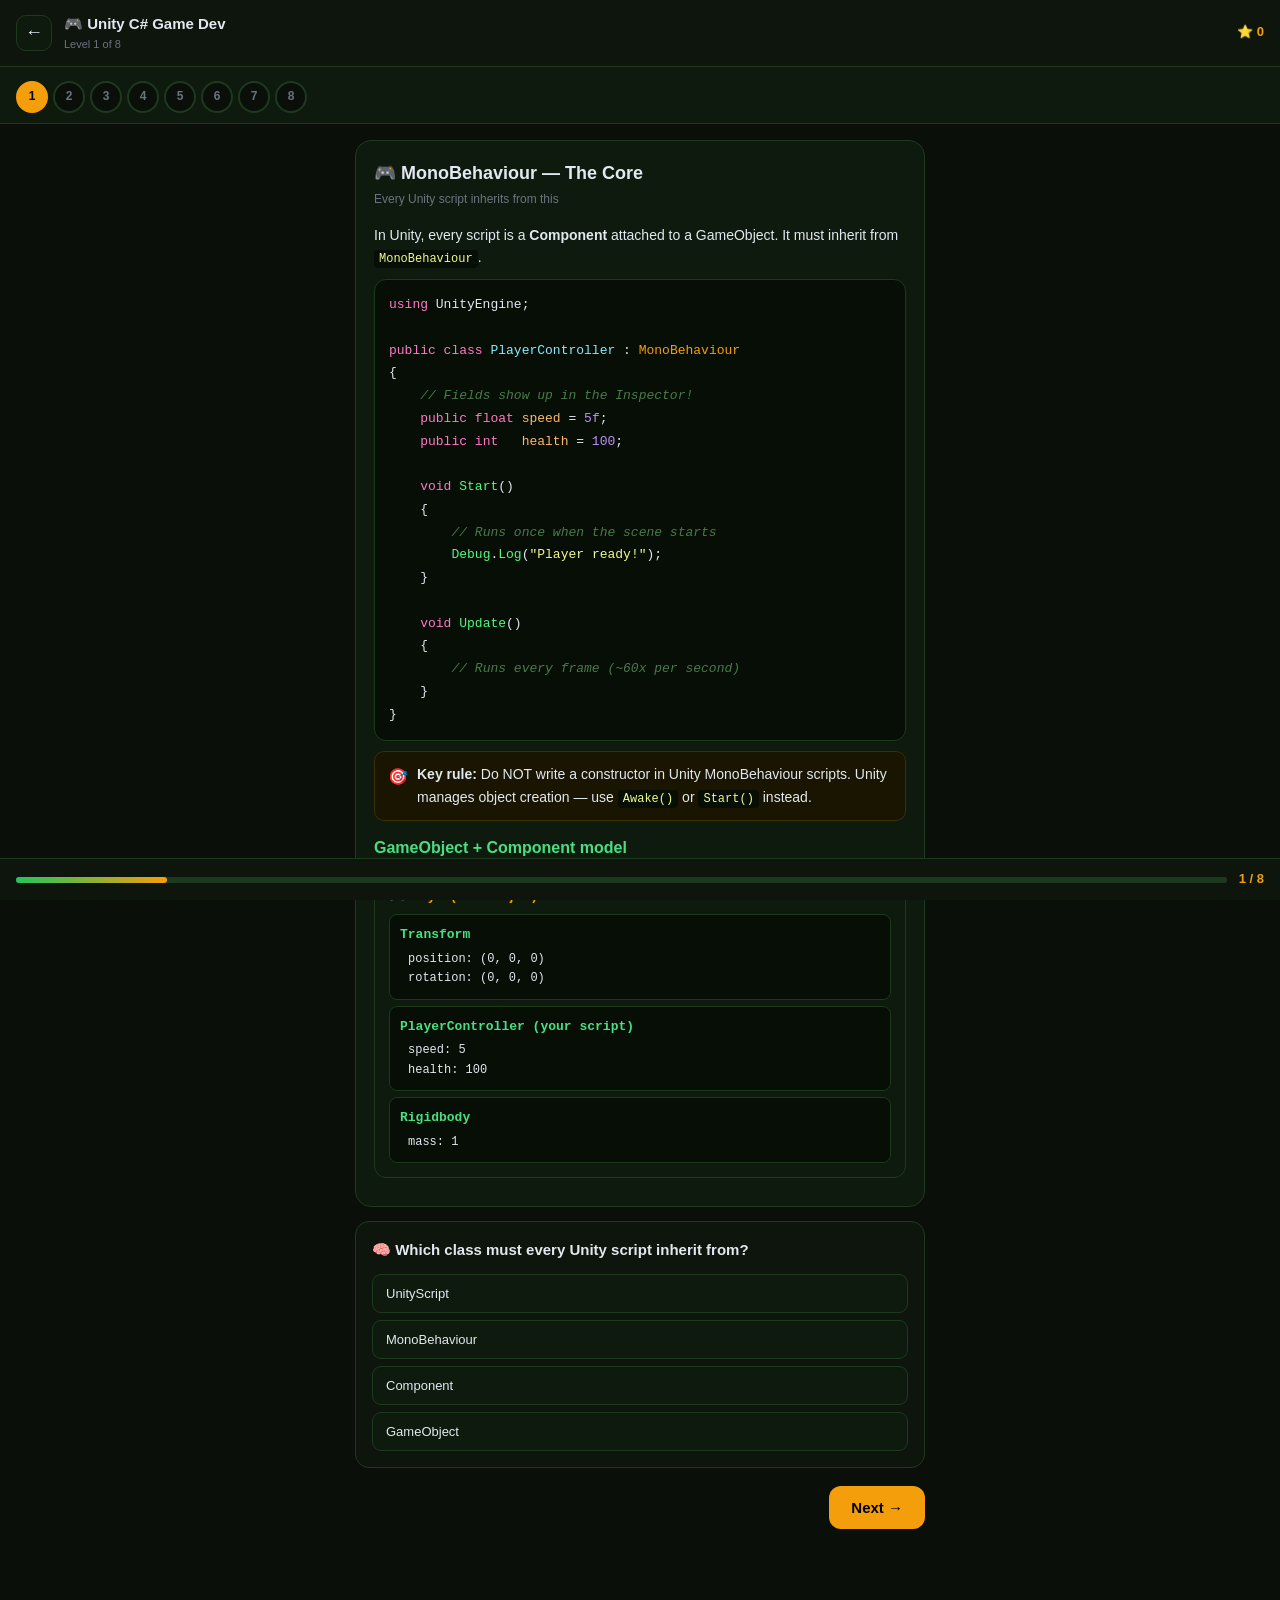
<file: docs/unity.html>
<!DOCTYPE html>
<html lang="en">
<head>
<meta charset="UTF-8">
<meta name="viewport" content="width=device-width,initial-scale=1,maximum-scale=1">
<meta name="theme-color" content="#f59e0b">
<link rel="manifest" href="manifest.json">
<title>Unity C# · C# Hero</title>
<style>
:root{--bg:#0a0f0a;--card:#0f1a0f;--card2:#0d150d;--accent:#22c55e;--accent2:#4ade80;--yellow:#f59e0b;--red:#ef4444;--blue:#3b82f6;--purple:#a855f7;--text:#e2e8f0;--muted:#6b7280;--border:#1e3a1e;--code:#060e06}
*{box-sizing:border-box;margin:0;padding:0;-webkit-tap-highlight-color:transparent}
body{background:var(--bg);color:var(--text);font-family:-apple-system,BlinkMacSystemFont,'Segoe UI',sans-serif;font-size:16px;line-height:1.6;min-height:100vh}

.topbar{background:#0d150d;border-bottom:1px solid var(--border);padding:12px 16px;display:flex;align-items:center;gap:12px;position:sticky;top:0;z-index:100}
.back-btn{width:36px;height:36px;border-radius:10px;border:1px solid var(--border);background:var(--card);color:var(--text);font-size:18px;cursor:pointer;display:flex;align-items:center;justify-content:center;flex-shrink:0}
.topbar-info{flex:1;min-width:0}
.topbar-title{font-size:15px;font-weight:700}
.topbar-sub{font-size:11px;color:var(--muted)}
.topbar-score{font-size:13px;font-weight:700;color:var(--yellow)}

.level-dots{display:flex;gap:5px;padding:14px 16px 10px;background:var(--card);border-bottom:1px solid var(--border);overflow-x:auto;scrollbar-width:none}
.level-dots::-webkit-scrollbar{display:none}
.dot{width:32px;height:32px;border-radius:50%;border:2px solid var(--border);background:var(--bg);color:var(--muted);font-size:12px;font-weight:700;display:flex;align-items:center;justify-content:center;cursor:pointer;flex-shrink:0;transition:all .2s}
.dot.active{border-color:var(--yellow);background:var(--yellow);color:#000}
.dot.done{border-color:var(--accent);background:#064e3b;color:var(--accent)}

main{padding:16px 15px 100px;max-width:600px;margin:0 auto}

.card{background:var(--card);border:1px solid var(--border);border-radius:16px;padding:18px;margin-bottom:14px}
.ct{font-size:18px;font-weight:700;margin-bottom:3px;display:flex;align-items:center;gap:8px}
.cs{color:var(--muted);font-size:12px;margin-bottom:14px}

pre{background:var(--code);border:1px solid #1a3a1a;border-radius:12px;padding:14px;overflow-x:auto;font-size:13px;line-height:1.75;margin:10px 0;font-family:'Courier New',monospace}
.kw{color:#ff79c6}.type{color:#8be9fd}.str{color:#f1fa8c}.num{color:#bd93f9}.cm{color:#4a7a4a;font-style:italic}.fn{color:#50fa7b}.prop{color:#ffb86c}.cl{color:#8be9fd}.un{color:#f59e0b}
code{background:var(--code);padding:2px 5px;border-radius:4px;font-family:'Courier New',monospace;font-size:12px;color:#f1fa8c}

.ib{border-radius:10px;padding:11px 13px;margin:10px 0;font-size:14px;display:flex;gap:9px;align-items:flex-start}
.ib.tip{background:#0a2a0a;border:1px solid #1a4a1a}
.ib.warn{background:#2a1f0a;border:1px solid #4a3a0d}
.ib.unity{background:#1a1500;border:1px solid #3a3000}
.ib .ic{font-size:16px;flex-shrink:0;margin-top:1px}

/* Unity lifecycle diagram */
.lifecycle{margin:14px 0}
.lc-step{
  display:flex;align-items:flex-start;gap:10px;margin-bottom:8px;
  padding:10px 12px;border-radius:10px;border-left:3px solid var(--accent);
  background:#0d1a0d;
}
.lc-step.yellow{border-color:var(--yellow);background:#1a1500}
.lc-step.red{border-color:var(--red);background:#1a0000}
.lc-step.blue{border-color:var(--blue);background:#00051a}
.lc-num{font-weight:700;color:var(--accent);width:24px;flex-shrink:0;font-size:14px}
.lc-step.yellow .lc-num{color:var(--yellow)}
.lc-step.red .lc-num{color:var(--red)}
.lc-step.blue .lc-num{color:var(--blue)}
.lc-content h4{font-size:14px;margin-bottom:2px}
.lc-content p{font-size:12px;color:var(--muted);margin:0}

/* Quiz */
.qc{background:var(--card2);border:1px solid var(--border);border-radius:14px;padding:16px;margin-bottom:14px}
.qq{font-size:15px;font-weight:600;margin-bottom:12px}
.qo-w{display:flex;flex-direction:column;gap:7px}
.qo{padding:11px 13px;border-radius:9px;border:1px solid var(--border);background:var(--card);color:var(--text);font-size:13px;cursor:pointer;text-align:left;transition:all .2s;width:100%}
.qo:active:not(:disabled){transform:scale(.99)}
.qo.ok{background:#064e3b;border-color:var(--accent);color:var(--accent)}
.qo.no{background:#450a0a;border-color:var(--red);color:var(--red)}
.qf{margin-top:9px;padding:10px;border-radius:9px;font-size:13px;display:none}
.qf.show{display:block}
.qf.ok{background:#064e3b;border:1px solid var(--accent);color:var(--accent)}
.qf.no{background:#450a0a;border:1px solid var(--red);color:var(--red)}

.fi-w{display:flex;gap:7px;align-items:center;flex-wrap:wrap;margin:10px 0}
.fi-in{background:var(--code);border:2px solid var(--yellow);border-radius:8px;color:var(--text);font-family:'Courier New',monospace;font-size:13px;padding:6px 10px;width:160px}
.fi-in:focus{outline:none;border-color:var(--accent)}
.fi-btn{padding:8px 13px;border-radius:8px;border:none;background:var(--yellow);color:#000;font-size:13px;cursor:pointer;font-weight:700}

/* Tabs */
.tabs{display:flex;gap:4px;margin-bottom:12px;overflow-x:auto;scrollbar-width:none;flex-wrap:wrap}
.tabs::-webkit-scrollbar{display:none}
.tab{flex-shrink:0;padding:6px 13px;border-radius:8px;border:1px solid var(--border);background:transparent;color:var(--muted);font-size:12px;cursor:pointer}
.tab.active{background:var(--yellow);border-color:var(--yellow);color:#000;font-weight:700}
.tp{display:none}.tp.active{display:block}

/* Game component visual */
.go-box{background:#0d1a0d;border:1px solid var(--border);border-radius:12px;padding:14px;margin:10px 0}
.go-header{font-size:13px;color:var(--yellow);font-weight:700;margin-bottom:8px;display:flex;align-items:center;gap:6px}
.go-comp{background:#060e06;border:1px solid #1a3a1a;border-radius:8px;padding:10px;margin-bottom:6px;font-size:12px;font-family:'Courier New',monospace}
.go-comp:last-child{margin-bottom:0}
.comp-name{color:var(--accent2);font-weight:700;font-size:13px;margin-bottom:4px}
.comp-field{color:var(--prop);margin-left:8px}

/* Buttons */
.btn{padding:13px 22px;border-radius:12px;border:none;font-size:15px;font-weight:700;cursor:pointer;transition:all .2s;display:inline-flex;align-items:center;gap:5px}
.btn-p{background:var(--yellow);color:#000}
.btn-p:active{transform:scale(.98)}
.btn-s{background:var(--card2);color:var(--text);border:1px solid var(--border)}
.brow{display:flex;gap:8px;justify-content:space-between;margin-top:18px}

.prog-bottom{position:fixed;bottom:0;left:0;right:0;background:#0d150d;border-top:1px solid var(--border);padding:10px 16px max(10px,env(safe-area-inset-bottom));display:flex;align-items:center;gap:12px;z-index:100}
.pb-bar{flex:1;height:6px;background:var(--border);border-radius:3px}
.pb-fill{height:100%;background:linear-gradient(90deg,var(--accent),var(--yellow));border-radius:3px;transition:width .4s}
.pb-txt{font-size:13px;font-weight:700;color:var(--yellow);flex-shrink:0}

.sec{display:none}.sec.active{display:block;animation:fi .25s ease}
@keyframes fi{from{opacity:0;transform:translateY(6px)}to{opacity:1;transform:translateY(0)}}

h3{font-size:16px;margin:14px 0 6px;color:var(--accent2)}
p{margin-bottom:8px;font-size:14px}
ul,ol{padding-left:18px;margin-bottom:8px}
li{margin-bottom:4px;font-size:14px}
</style>
</head>
<body>

<div class="topbar">
  <button class="back-btn" onclick="window.location.href='index.html'">←</button>
  <div class="topbar-info">
    <div class="topbar-title">🎮 Unity C# Game Dev</div>
    <div class="topbar-sub" id="lv-label">Level 1 of 8</div>
  </div>
  <div class="topbar-score">⭐ <span id="sc-v">0</span></div>
</div>

<div class="level-dots" id="dots"></div>

<main>

<!-- L0: MonoBehaviour -->
<section class="sec active" id="l0">
  <div class="card">
    <div class="ct">🎮 MonoBehaviour — The Core</div>
    <div class="cs">Every Unity script inherits from this</div>
    <p>In Unity, every script is a <strong>Component</strong> attached to a GameObject. It must inherit from <code>MonoBehaviour</code>.</p>
    <pre><span class="kw">using</span> UnityEngine;

<span class="kw">public class</span> <span class="cl">PlayerController</span> : <span class="un">MonoBehaviour</span>
{
    <span class="cm">// Fields show up in the Inspector!</span>
    <span class="kw">public float</span> <span class="prop">speed</span> = <span class="num">5f</span>;
    <span class="kw">public int</span>   <span class="prop">health</span> = <span class="num">100</span>;

    <span class="kw">void</span> <span class="fn">Start</span>()
    {
        <span class="cm">// Runs once when the scene starts</span>
        <span class="fn">Debug</span>.<span class="fn">Log</span>(<span class="str">"Player ready!"</span>);
    }

    <span class="kw">void</span> <span class="fn">Update</span>()
    {
        <span class="cm">// Runs every frame (~60x per second)</span>
    }
}</pre>
    <div class="ib unity"><span class="ic">🎯</span><div><strong>Key rule:</strong> Do NOT write a constructor in Unity MonoBehaviour scripts. Unity manages object creation — use <code>Awake()</code> or <code>Start()</code> instead.</div></div>

    <h3>GameObject + Component model</h3>
    <div class="go-box">
      <div class="go-header">🎮 Player (GameObject)</div>
      <div class="go-comp"><div class="comp-name">Transform</div><div class="comp-field">position: (0, 0, 0)</div><div class="comp-field">rotation: (0, 0, 0)</div></div>
      <div class="go-comp"><div class="comp-name">PlayerController (your script)</div><div class="comp-field">speed: 5</div><div class="comp-field">health: 100</div></div>
      <div class="go-comp"><div class="comp-name">Rigidbody</div><div class="comp-field">mass: 1</div></div>
    </div>
  </div>
  <div class="qc">
    <div class="qq">🧠 Which class must every Unity script inherit from?</div>
    <div class="qo-w">
      <button class="qo" onclick="qa(this,false,0)">UnityScript</button>
      <button class="qo" onclick="qa(this,true,0)">MonoBehaviour</button>
      <button class="qo" onclick="qa(this,false,0)">Component</button>
      <button class="qo" onclick="qa(this,false,0)">GameObject</button>
    </div>
    <div class="qf" id="qf0"></div>
  </div>
  <div class="brow"><div></div><button class="btn btn-p" onclick="next()">Next →</button></div>
</section>

<!-- L1: Lifecycle -->
<section class="sec" id="l1">
  <div class="card">
    <div class="ct">⏱️ Unity Lifecycle</div>
    <div class="cs">Order of execution matters!</div>
    <p>Unity calls these methods <strong>automatically</strong> — you never call them yourself.</p>

    <div class="lifecycle">
      <div class="lc-step blue">
        <div class="lc-num">1</div>
        <div class="lc-content">
          <h4>Awake()</h4>
          <p>Called first, even if script is disabled. Use for getting component references.</p>
        </div>
      </div>
      <div class="lc-step">
        <div class="lc-num">2</div>
        <div class="lc-content">
          <h4>OnEnable()</h4>
          <p>Called when the script/object is enabled.</p>
        </div>
      </div>
      <div class="lc-step yellow">
        <div class="lc-num">3</div>
        <div class="lc-content">
          <h4>Start()</h4>
          <p>Called once before the first frame. Script must be enabled. Use for initialisation.</p>
        </div>
      </div>
      <div class="lc-step yellow">
        <div class="lc-num">4</div>
        <div class="lc-content">
          <h4>Update()</h4>
          <p>Called every frame. Main loop for gameplay logic, input.</p>
        </div>
      </div>
      <div class="lc-step blue">
        <div class="lc-num">5</div>
        <div class="lc-content">
          <h4>FixedUpdate()</h4>
          <p>Fixed timestep (default 0.02s). Use for physics calculations.</p>
        </div>
      </div>
      <div class="lc-step">
        <div class="lc-num">6</div>
        <div class="lc-content">
          <h4>LateUpdate()</h4>
          <p>After all Updates. Good for camera following.</p>
        </div>
      </div>
      <div class="lc-step red">
        <div class="lc-num">7</div>
        <div class="lc-content">
          <h4>OnDisable() / OnDestroy()</h4>
          <p>Cleanup — unsubscribe events, release resources.</p>
        </div>
      </div>
    </div>

    <pre><span class="kw">public class</span> <span class="cl">Enemy</span> : <span class="un">MonoBehaviour</span>
{
    <span class="un">Rigidbody</span> <span class="prop">rb</span>;

    <span class="kw">void</span> <span class="fn">Awake</span>()
    {
        <span class="cm">// Get component ref — even if disabled</span>
        rb = <span class="fn">GetComponent</span>&lt;<span class="un">Rigidbody</span>&gt;();
    }

    <span class="kw">void</span> <span class="fn">Start</span>()
    {
        <span class="cm">// Setup after all Awakes complete</span>
        rb.mass = <span class="num">2f</span>;
    }

    <span class="kw">void</span> <span class="fn">FixedUpdate</span>()
    {
        <span class="cm">// Physics — always use FixedUpdate for Rigidbody</span>
        rb.<span class="fn">AddForce</span>(<span class="un">Vector3</span>.forward * <span class="num">10f</span>);
    }
}</pre>
    <div class="ib tip"><span class="ic">💡</span><div><strong>Awake vs Start:</strong> Use <code>Awake</code> to get component references, use <code>Start</code> to use them — because all <code>Awake</code>s run before any <code>Start</code>.</div></div>
  </div>
  <div class="qc">
    <div class="qq">🧠 You need physics movement. Which method should you use?</div>
    <div class="qo-w">
      <button class="qo" onclick="qa(this,false,1)">Update()</button>
      <button class="qo" onclick="qa(this,false,1)">Start()</button>
      <button class="qo" onclick="qa(this,true,1)">FixedUpdate()</button>
      <button class="qo" onclick="qa(this,false,1)">Awake()</button>
    </div>
    <div class="qf" id="qf1"></div>
  </div>
  <div class="brow"><button class="btn btn-s" onclick="prev()">← Back</button><button class="btn btn-p" onclick="next()">Next →</button></div>
</section>

<!-- L2: Transform & Movement -->
<section class="sec" id="l2">
  <div class="card">
    <div class="ct">🏃 Transform &amp; Movement</div>
    <div class="cs">Moving, rotating, scaling GameObjects</div>

    <div class="tabs">
      <button class="tab active" onclick="st(this,'t2a')">Move</button>
      <button class="tab" onclick="st(this,'t2b')">Rotate</button>
      <button class="tab" onclick="st(this,'t2c')">Input</button>
    </div>

    <div class="tp active" id="t2a">
      <pre><span class="kw">void</span> <span class="fn">Update</span>()
{
    <span class="cm">// Move along Z axis</span>
    transform.<span class="fn">Translate</span>(<span class="un">Vector3</span>.forward * speed * <span class="un">Time</span>.deltaTime);

    <span class="cm">// Set position directly</span>
    transform.position = <span class="kw">new</span> <span class="un">Vector3</span>(<span class="num">1f</span>, <span class="num">0f</span>, <span class="num">0f</span>);

    <span class="cm">// Move toward target</span>
    transform.position = <span class="un">Vector3</span>.<span class="fn">MoveTowards</span>(
        transform.position,
        target.position,
        speed * <span class="un">Time</span>.deltaTime
    );
}</pre>
      <div class="ib unity"><span class="ic">🎯</span><div>Always multiply movement by <code>Time.deltaTime</code> to make it <strong>frame-rate independent</strong>.</div></div>
    </div>

    <div class="tp" id="t2b">
      <pre><span class="kw">void</span> <span class="fn">Update</span>()
{
    <span class="cm">// Rotate around Y axis</span>
    transform.<span class="fn">Rotate</span>(<span class="un">Vector3</span>.up * rotSpeed * <span class="un">Time</span>.deltaTime);

    <span class="cm">// Look at a target</span>
    transform.<span class="fn">LookAt</span>(target.position);

    <span class="cm">// Set rotation directly</span>
    transform.rotation = <span class="un">Quaternion</span>.<span class="fn">Euler</span>(<span class="num">0</span>, <span class="num">90</span>, <span class="num">0</span>);
}</pre>
    </div>

    <div class="tp" id="t2c">
      <pre><span class="kw">void</span> <span class="fn">Update</span>()
{
    <span class="cm">// WASD / Arrow Keys (returns -1, 0, or 1)</span>
    <span class="kw">float</span> h = <span class="un">Input</span>.<span class="fn">GetAxis</span>(<span class="str">"Horizontal"</span>);
    <span class="kw">float</span> v = <span class="un">Input</span>.<span class="fn">GetAxis</span>(<span class="str">"Vertical"</span>);

    <span class="un">Vector3</span> dir = <span class="kw">new</span> <span class="un">Vector3</span>(h, <span class="num">0</span>, v);
    transform.<span class="fn">Translate</span>(dir * speed * <span class="un">Time</span>.deltaTime);

    <span class="cm">// Button press</span>
    <span class="kw">if</span> (<span class="un">Input</span>.<span class="fn">GetKeyDown</span>(<span class="un">KeyCode</span>.Space))
        <span class="fn">Jump</span>();

    <span class="cm">// Mouse button</span>
    <span class="kw">if</span> (<span class="un">Input</span>.<span class="fn">GetMouseButtonDown</span>(<span class="num">0</span>))  <span class="cm">// 0=left</span>
        <span class="fn">Shoot</span>();
}</pre>
    </div>
  </div>
  <div class="qc">
    <div class="qq">🧠 Why multiply movement by <code>Time.deltaTime</code>?</div>
    <div class="qo-w">
      <button class="qo" onclick="qa(this,false,2)">To slow the game down</button>
      <button class="qo" onclick="qa(this,true,2)">To make movement frame-rate independent</button>
      <button class="qo" onclick="qa(this,false,2)">It's required by Unity API</button>
      <button class="qo" onclick="qa(this,false,2)">To use physics properly</button>
    </div>
    <div class="qf" id="qf2"></div>
  </div>
  <div class="brow"><button class="btn btn-s" onclick="prev()">← Back</button><button class="btn btn-p" onclick="next()">Next →</button></div>
</section>

<!-- L3: Collisions & Triggers -->
<section class="sec" id="l3">
  <div class="card">
    <div class="ct">💥 Collisions &amp; Triggers</div>
    <div class="cs">Detecting when objects touch</div>

    <div class="tabs">
      <button class="tab active" onclick="st(this,'t3a')">Collision</button>
      <button class="tab" onclick="st(this,'t3b')">Trigger</button>
      <button class="tab" onclick="st(this,'t3c')">Tags</button>
    </div>

    <div class="tp active" id="t3a">
      <p>Physical collisions — objects can't pass through each other.</p>
      <pre><span class="cm">// Requires: Collider + Rigidbody on at least one</span>
<span class="kw">void</span> <span class="fn">OnCollisionEnter</span>(<span class="un">Collision</span> col)
{
    <span class="fn">Debug</span>.<span class="fn">Log</span>(<span class="str">"Hit: "</span> + col.gameObject.name);
}

<span class="kw">void</span> <span class="fn">OnCollisionStay</span>(<span class="un">Collision</span> col)
{
    <span class="cm">// Runs every frame while touching</span>
}

<span class="kw">void</span> <span class="fn">OnCollisionExit</span>(<span class="un">Collision</span> col)
{
    <span class="cm">// Ran when objects separate</span>
}</pre>
    </div>

    <div class="tp" id="t3b">
      <p>Triggers — objects pass through, but you detect the overlap. Check <strong>"Is Trigger"</strong> on the Collider.</p>
      <pre><span class="cm">// Requires: Collider with Is Trigger = true</span>
<span class="kw">void</span> <span class="fn">OnTriggerEnter</span>(<span class="un">Collider</span> other)
{
    <span class="kw">if</span> (other.<span class="fn">CompareTag</span>(<span class="str">"Coin"</span>))
    {
        score++;
        <span class="un">Destroy</span>(other.gameObject);
    }
}

<span class="kw">void</span> <span class="fn">OnTriggerExit</span>(<span class="un">Collider</span> other)
{
    <span class="cm">// Left the zone</span>
}</pre>
      <div class="ib unity"><span class="ic">🎯</span><div>Triggers are perfect for: coins, checkpoints, damage zones, item pickup areas.</div></div>
    </div>

    <div class="tp" id="t3c">
      <pre><span class="cm">// Check tag — preferred over name</span>
<span class="kw">if</span> (other.<span class="fn">CompareTag</span>(<span class="str">"Enemy"</span>))
    TakeDamage(<span class="num">10</span>);

<span class="cm">// GetComponent to access scripts</span>
<span class="un">Enemy</span> e = other.<span class="fn">GetComponent</span>&lt;<span class="un">Enemy</span>&gt;();
<span class="kw">if</span> (e != <span class="kw">null</span>)
    e.<span class="fn">TakeDamage</span>(<span class="num">25</span>);

<span class="cm">// Layers for physics filtering</span>
<span class="cm">// Set in Edit → Project Settings → Physics</span></pre>
    </div>
  </div>
  <div class="qc">
    <div class="qq">🧠 A coin pickup zone (player walks through it) should use…</div>
    <div class="qo-w">
      <button class="qo" onclick="qa(this,false,3)">OnCollisionEnter (regular collision)</button>
      <button class="qo" onclick="qa(this,true,3)">OnTriggerEnter (Is Trigger = true)</button>
      <button class="qo" onclick="qa(this,false,3)">Update() with distance check</button>
    </div>
    <div class="qf" id="qf3"></div>
  </div>
  <div class="brow"><button class="btn btn-s" onclick="prev()">← Back</button><button class="btn btn-p" onclick="next()">Next →</button></div>
</section>

<!-- L4: Prefabs & Instantiate -->
<section class="sec" id="l4">
  <div class="card">
    <div class="ct">🧩 Prefabs &amp; Instantiate</div>
    <div class="cs">Spawning objects at runtime</div>
    <p>A <strong>Prefab</strong> is a saved GameObject template. <code>Instantiate()</code> creates a copy of it at runtime — essential for bullets, enemies, coins, etc.</p>
    <pre><span class="kw">public class</span> <span class="cl">Shooter</span> : <span class="un">MonoBehaviour</span>
{
    <span class="cm">// Drag your Bullet prefab here in Inspector</span>
    <span class="kw">public</span> <span class="un">GameObject</span> <span class="prop">bulletPrefab</span>;
    <span class="kw">public</span> <span class="un">Transform</span>  <span class="prop">firePoint</span>;
    <span class="kw">public float</span>      <span class="prop">bulletSpeed</span> = <span class="num">20f</span>;

    <span class="kw">void</span> <span class="fn">Update</span>()
    {
        <span class="kw">if</span> (<span class="un">Input</span>.<span class="fn">GetKeyDown</span>(<span class="un">KeyCode</span>.Space))
            <span class="fn">Shoot</span>();
    }

    <span class="kw">void</span> <span class="fn">Shoot</span>()
    {
        <span class="cm">// Create bullet at fire point</span>
        <span class="un">GameObject</span> bullet = <span class="un">Instantiate</span>(
            bulletPrefab,
            firePoint.position,
            firePoint.rotation
        );

        <span class="cm">// Give it velocity</span>
        <span class="un">Rigidbody</span> rb = bullet.<span class="fn">GetComponent</span>&lt;<span class="un">Rigidbody</span>&gt;();
        rb.linearVelocity = firePoint.forward * bulletSpeed;

        <span class="cm">// Destroy after 3 seconds</span>
        <span class="un">Destroy</span>(bullet, <span class="num">3f</span>);
    }
}</pre>
    <div class="ib tip"><span class="ic">💡</span><div>Always <code>Destroy</code> spawned objects when no longer needed — otherwise memory fills up.</div></div>
    <h3>Common Instantiate patterns</h3>
    <pre><span class="cm">// Simple spawn at position</span>
<span class="un">Instantiate</span>(prefab, pos, <span class="un">Quaternion</span>.identity);

<span class="cm">// Spawn as child of another object</span>
<span class="un">Instantiate</span>(prefab, pos, rot, parentTransform);

<span class="cm">// Spawn and get the script on it</span>
<span class="un">Enemy</span> e = <span class="un">Instantiate</span>(enemyPrefab, pos, rot)
              .<span class="fn">GetComponent</span>&lt;<span class="un">Enemy</span>&gt;();
e.health = <span class="num">50</span>;</pre>
  </div>
  <div class="qc">
    <div class="qq">✏️ What method spawns a copy of a prefab at runtime?</div>
    <div class="fi-w">
      <input class="fi-in" id="fi4" type="text" placeholder="method name">
      <button class="fi-btn" onclick="cf('fi4',['Instantiate','instantiate'],'fif4')">Check ✓</button>
    </div>
    <div class="qf" id="fif4"></div>
  </div>
  <div class="brow"><button class="btn btn-s" onclick="prev()">← Back</button><button class="btn btn-p" onclick="next()">Next →</button></div>
</section>

<!-- L5: ScriptableObjects & Data -->
<section class="sec" id="l5">
  <div class="card">
    <div class="ct">📊 Data &amp; ScriptableObjects</div>
    <div class="cs">Sharing data between scripts cleanly</div>

    <div class="tabs">
      <button class="tab active" onclick="st(this,'t5a')">Static vars</button>
      <button class="tab" onclick="st(this,'t5b')">ScriptableObject</button>
      <button class="tab" onclick="st(this,'t5c')">PlayerPrefs</button>
    </div>

    <div class="tp active" id="t5a">
      <p>A <code>static</code> variable belongs to the class — shared across all instances.</p>
      <pre><span class="kw">public class</span> <span class="cl">GameManager</span> : <span class="un">MonoBehaviour</span>
{
    <span class="cm">// Singleton pattern — one GameManager</span>
    <span class="kw">public static</span> <span class="cl">GameManager</span> <span class="prop">Instance</span>;

    <span class="kw">public</span> <span class="kw">int</span>   score  = <span class="num">0</span>;
    <span class="kw">public</span> <span class="kw">int</span>   lives  = <span class="num">3</span>;
    <span class="kw">public</span> <span class="kw">bool</span>  gameOver = <span class="kw">false</span>;

    <span class="kw">void</span> <span class="fn">Awake</span>()
    {
        <span class="kw">if</span> (Instance == <span class="kw">null</span>) Instance = <span class="kw">this</span>;
        <span class="kw">else</span> <span class="un">Destroy</span>(gameObject);
    }
}

<span class="cm">// Access from any other script:</span>
<span class="cl">GameManager</span>.Instance.score += <span class="num">10</span>;</pre>
    </div>

    <div class="tp" id="t5b">
      <p>A <strong>ScriptableObject</strong> is a data container asset — great for weapon stats, character configs, etc.</p>
      <pre><span class="cm">// Create this as an asset in Unity</span>
[<span class="un">CreateAssetMenu</span>(menuName = <span class="str">"Game/WeaponData"</span>)]
<span class="kw">public class</span> <span class="cl">WeaponData</span> : <span class="un">ScriptableObject</span>
{
    <span class="kw">public string</span> <span class="prop">weaponName</span>;
    <span class="kw">public float</span>  <span class="prop">damage</span>;
    <span class="kw">public float</span>  <span class="prop">fireRate</span>;
    <span class="kw">public int</span>    <span class="prop">clipSize</span>;
}

<span class="cm">// Use in a script:</span>
<span class="kw">public class</span> <span class="cl">Gun</span> : <span class="un">MonoBehaviour</span>
{
    <span class="kw">public</span> <span class="cl">WeaponData</span> <span class="prop">data</span>; <span class="cm">// drag asset here</span>

    <span class="kw">void</span> <span class="fn">Shoot</span>()
    {
        <span class="fn">ApplyDamage</span>(data.damage);
    }
}</pre>
    </div>

    <div class="tp" id="t5c">
      <pre><span class="cm">// Save data between sessions</span>
<span class="un">PlayerPrefs</span>.<span class="fn">SetInt</span>(<span class="str">"HighScore"</span>, <span class="num">1500</span>);
<span class="un">PlayerPrefs</span>.<span class="fn">SetFloat</span>(<span class="str">"Volume"</span>, <span class="num">0.8f</span>);
<span class="un">PlayerPrefs</span>.<span class="fn">SetString</span>(<span class="str">"PlayerName"</span>, <span class="str">"Zion"</span>);
<span class="un">PlayerPrefs</span>.<span class="fn">Save</span>();

<span class="cm">// Load</span>
<span class="kw">int</span>    hi   = <span class="un">PlayerPrefs</span>.<span class="fn">GetInt</span>(<span class="str">"HighScore"</span>, <span class="num">0</span>);
<span class="kw">float</span>  vol  = <span class="un">PlayerPrefs</span>.<span class="fn">GetFloat</span>(<span class="str">"Volume"</span>, <span class="num">1f</span>);
<span class="kw">string</span> name = <span class="un">PlayerPrefs</span>.<span class="fn">GetString</span>(<span class="str">"PlayerName"</span>, <span class="str">""</span>);</pre>
      <div class="ib warn"><span class="ic">⚠️</span><div>PlayerPrefs is fine for simple saves. For complex game saves use JSON serialization or a proper save system.</div></div>
    </div>
  </div>
  <div class="qc">
    <div class="qq">🧠 The Singleton pattern ensures…</div>
    <div class="qo-w">
      <button class="qo" onclick="qa(this,false,4)">Every scene has many GameManagers</button>
      <button class="qo" onclick="qa(this,true,4)">Only one instance exists and is globally accessible</button>
      <button class="qo" onclick="qa(this,false,4)">The script runs faster</button>
    </div>
    <div class="qf" id="qf4"></div>
  </div>
  <div class="brow"><button class="btn btn-s" onclick="prev()">← Back</button><button class="btn btn-p" onclick="next()">Next →</button></div>
</section>

<!-- L6: Coroutines -->
<section class="sec" id="l6">
  <div class="card">
    <div class="ct">⏳ Coroutines</div>
    <div class="cs">Timed events without blocking</div>
    <p>Coroutines let you <strong>pause execution</strong> and resume after a delay or condition — without freezing the game.</p>
    <pre><span class="kw">public class</span> <span class="cl">SpawnManager</span> : <span class="un">MonoBehaviour</span>
{
    <span class="kw">public</span> <span class="un">GameObject</span> <span class="prop">enemyPrefab</span>;

    <span class="kw">void</span> <span class="fn">Start</span>()
    {
        <span class="cm">// Start the coroutine</span>
        <span class="fn">StartCoroutine</span>(<span class="fn">SpawnLoop</span>());
    }

    <span class="cm">// Must return IEnumerator</span>
    <span class="un">IEnumerator</span> <span class="fn">SpawnLoop</span>()
    {
        <span class="kw">while</span> (<span class="kw">true</span>)
        {
            <span class="un">Instantiate</span>(enemyPrefab,
                <span class="kw">new</span> <span class="un">Vector3</span>(<span class="num">0</span>,<span class="num">0</span>,<span class="num">0</span>),
                <span class="un">Quaternion</span>.identity);

            <span class="cm">// Wait 2 seconds then continue</span>
            <span class="kw">yield return new</span> <span class="un">WaitForSeconds</span>(<span class="num">2f</span>);
        }
    }
}

<span class="cm">// Other yield options:</span>
<span class="kw">yield return null</span>;                    <span class="cm">// wait 1 frame</span>
<span class="kw">yield return new</span> <span class="un">WaitForSeconds</span>(<span class="num">1f</span>); <span class="cm">// wait 1 sec</span>
<span class="kw">yield return new</span> <span class="un">WaitUntil</span>(()=> isDone); <span class="cm">// wait for condition</span></pre>
    <div class="ib tip"><span class="ic">💡</span><div>Use <code>StopCoroutine()</code> or <code>StopAllCoroutines()</code> to stop them. They also stop if the GameObject is destroyed.</div></div>
  </div>
  <div class="qc">
    <div class="qq">🧠 A Coroutine method must have return type…</div>
    <div class="qo-w">
      <button class="qo" onclick="qa(this,false,5)">void</button>
      <button class="qo" onclick="qa(this,true,5)">IEnumerator</button>
      <button class="qo" onclick="qa(this,false,5)">bool</button>
      <button class="qo" onclick="qa(this,false,5)">Coroutine</button>
    </div>
    <div class="qf" id="qf5"></div>
  </div>
  <div class="brow"><button class="btn btn-s" onclick="prev()">← Back</button><button class="btn btn-p" onclick="next()">Next →</button></div>
</section>

<!-- L7: Hero Challenge -->
<section class="sec" id="l7">
  <div class="card">
    <div class="ct">🏆 Unity Hero Challenge</div>
    <div class="cs">Final boss — all Unity topics</div>
  </div>

  <div class="qc">
    <div class="qq">1. You want code that runs once when the scene loads. Which method?</div>
    <div class="qo-w">
      <button class="qo" onclick="qa(this,false,6)">Update()</button>
      <button class="qo" onclick="qa(this,true,6)">Start()</button>
      <button class="qo" onclick="qa(this,false,6)">FixedUpdate()</button>
      <button class="qo" onclick="qa(this,false,6)">OnEnable()</button>
    </div>
    <div class="qf" id="qf6"></div>
  </div>

  <div class="qc">
    <div class="qq">2. <code>Awake()</code> runs before <code>Start()</code>. True or False?</div>
    <div class="qo-w">
      <button class="qo" onclick="qa(this,true,7)">True</button>
      <button class="qo" onclick="qa(this,false,7)">False</button>
    </div>
    <div class="qf" id="qf7"></div>
  </div>

  <div class="qc">
    <div class="qq">3. To spawn bullets at runtime you use…</div>
    <div class="qo-w">
      <button class="qo" onclick="qa(this,false,8)">new GameObject()</button>
      <button class="qo" onclick="qa(this,true,8)">Instantiate(prefab, pos, rot)</button>
      <button class="qo" onclick="qa(this,false,8)">Create(prefab)</button>
    </div>
    <div class="qf" id="qf8"></div>
  </div>

  <div class="qc">
    <div class="qq">4. What keyword pauses a Coroutine for 2 seconds?</div>
    <div class="qo-w">
      <button class="qo" onclick="qa(this,false,9)"><code>await Task.Delay(2000)</code></button>
      <button class="qo" onclick="qa(this,false,9)"><code>Thread.Sleep(2000)</code></button>
      <button class="qo" onclick="qa(this,true,9)"><code>yield return new WaitForSeconds(2f)</code></button>
    </div>
    <div class="qf" id="qf9"></div>
  </div>

  <div class="qc">
    <div class="qq">5. A pickup zone where the player walks through should use…</div>
    <div class="qo-w">
      <button class="qo" onclick="qa(this,false,10)">OnCollisionEnter</button>
      <button class="qo" onclick="qa(this,true,10)">OnTriggerEnter (Is Trigger ✓)</button>
      <button class="qo" onclick="qa(this,false,10)">OnMouseDown</button>
    </div>
    <div class="qf" id="qf10"></div>
  </div>

  <div id="final-area"></div>
  <div class="brow"><button class="btn btn-s" onclick="prev()">← Back</button><button class="btn btn-p" onclick="showFinal()">See Score 🎯</button></div>
</section>

</main>

<div class="prog-bottom">
  <div class="pb-bar"><div class="pb-fill" id="pb" style="width:0%"></div></div>
  <div class="pb-txt" id="pb-txt">0 / 8</div>
</div>

<script>
const LEVELS=8;let cur=0;
const done=new Array(LEVELS).fill(false);
const Q={
  0:{d:false,ok:"Correct! Every Unity script inherits MonoBehaviour.",no:"It's MonoBehaviour — the base class for all Unity scripts."},
  1:{d:false,ok:"Correct! FixedUpdate runs on a fixed timestep — ideal for physics.",no:"Physics goes in FixedUpdate(), not Update() — frame rate issues otherwise."},
  2:{d:false,ok:"Correct! Without deltaTime, speed varies with frame rate.",no:"Time.deltaTime ensures the same speed regardless of FPS."},
  3:{d:false,ok:"Correct! Triggers let objects pass through — perfect for pickups.",no:"Triggers (Is Trigger = true) are the right choice for walk-through detection."},
  4:{d:false,ok:"Correct! Singleton = one global instance accessible everywhere.",no:"Singleton ensures only one instance of a manager script exists."},
  5:{d:false,ok:"Correct! IEnumerator is required to use yield return.",no:"Coroutines must return IEnumerator."},
  6:{d:false,ok:"Correct! Start() runs once before the first frame.",no:"Start() runs once on scene load."},
  7:{d:false,ok:"Correct! Awake() always runs before Start().",no:"Actually true — Awake runs before Start."},
  8:{d:false,ok:"Correct! Instantiate() creates a copy of a prefab.",no:"Use Instantiate(prefab, pos, rot) to spawn objects."},
  9:{d:false,ok:"Correct! yield return new WaitForSeconds pauses the coroutine.",no:"In Unity Coroutines, use yield return new WaitForSeconds(n)."},
  10:{d:false,ok:"Correct! OnTriggerEnter with Is Trigger = true is the right choice.",no:"Trigger colliders let objects pass through while still detecting overlap."},
};
let sc=0,sm=0;

const dotC=document.getElementById('dots');
for(let i=0;i<LEVELS;i++){
  const d=document.createElement('div');d.className='dot'+(i===0?' active':'');d.textContent=i+1;
  d.onclick=()=>goTo(i);dotC.appendChild(d);
}

function goTo(n){
  document.querySelectorAll('.sec').forEach(s=>s.classList.remove('active'));
  document.getElementById('l'+n).classList.add('active');
  document.querySelectorAll('.dot').forEach((d,i)=>{d.classList.toggle('active',i===n);if(done[i]&&i!==n)d.classList.add('done');});
  cur=n;document.getElementById('lv-label').textContent='Level '+(n+1)+' of '+LEVELS;
  updProg();window.scrollTo(0,0);
  dotC.children[n].scrollIntoView({behavior:'smooth',block:'nearest',inline:'center'});
}
function next(){if(cur<LEVELS-1)goTo(cur+1);}
function prev(){if(cur>0)goTo(cur-1);}

function updProg(){
  done[cur]=true;
  const d=done.filter(Boolean).length;
  document.getElementById('pb').style.width=(d/LEVELS*100)+'%';
  document.getElementById('pb-txt').textContent=d+' / '+LEVELS;
  localStorage.setItem('unity_pct',Math.round(d/LEVELS*100));
  localStorage.setItem('unity_score',sc);
}

function qa(btn,ok,qid){
  if(Q[qid].d)return;Q[qid].d=true;
  btn.closest('.qo-w').querySelectorAll('.qo').forEach(b=>b.disabled=true);
  sm++;
  if(ok){btn.classList.add('ok');sc++;document.getElementById('sc-v').textContent=sc;fb('qf'+qid,'ok','✅ '+Q[qid].ok);}
  else{btn.classList.add('no');fb('qf'+qid,'no','❌ '+Q[qid].no);}
  localStorage.setItem('unity_score',sc);
}
function fb(id,t,m){const e=document.getElementById(id);if(e){e.textContent=m;e.className='qf show '+t;}}
function cf(id,accepted,fbId){
  const v=document.getElementById(id).value.trim();
  const ok=Array.isArray(accepted)?accepted.map(a=>a.toLowerCase()).includes(v.toLowerCase()):v.toLowerCase()===accepted.toLowerCase();
  sm++;
  if(ok){sc++;document.getElementById('sc-v').textContent=sc;fb(fbId,'ok','✅ Correct!');document.getElementById(id).disabled=true;}
  else{fb(fbId,'no','❌ Expected: '+accepted[0]);}
  localStorage.setItem('unity_score',sc);
}
function st(btn,pid){
  const p=btn.closest('.card');
  p.querySelectorAll('.tab').forEach(t=>t.classList.remove('active'));
  p.querySelectorAll('.tp').forEach(t=>t.classList.remove('active'));
  btn.classList.add('active');document.getElementById(pid).classList.add('active');
}
function showFinal(){
  const pct=sm>0?Math.round(sc/sm*100):0;
  const icon=pct>=90?'🏆':pct>=70?'🥈':'🥉';
  const msg=pct>=90?'Unity Hero! You\'re ready to build games!':pct>=70?'Unity Pro! Almost there.':'Keep practising — you\'ll get it!';
  localStorage.setItem('unity_pct',100);
  document.getElementById('final-area').innerHTML=`<div style="text-align:center;padding:30px 16px;background:linear-gradient(135deg,#0a1f00,#1a1500);border-radius:18px;border:1px solid var(--yellow);margin:14px 0"><div style="font-size:52px;margin-bottom:10px">${icon}</div><h2 style="color:var(--yellow);font-size:22px">Unity Hero!</h2><p style="font-size:20px;color:var(--yellow);font-weight:700;margin:8px 0">${pct}% — ${sc}/${sm}</p><p style="color:var(--muted);font-size:14px">${msg}</p><a href="index.html" style="display:inline-block;margin-top:16px;padding:12px 22px;background:var(--yellow);color:#000;border-radius:12px;text-decoration:none;font-weight:700">← Back to Home</a></div>`;
  document.getElementById('final-area').scrollIntoView({behavior:'smooth'});
}
updProg();
</script>
</body>
</html>
</file>
<file: typing-practice/style.css>
/* ── Variables (Catppuccin Mocha) ─────────────────────────────────── */
:root {
    --bg:          #1e1e2e;
    --bg-sidebar:  #181825;
    --surface0:    #313244;
    --surface1:    #45475a;
    --surface2:    #585b70;
    --text:        #cdd6f4;
    --subtext0:    #a6adc8;
    --subtext1:    #bac2de;
    --green:       #a6e3a1;
    --red:         #f38ba8;
    --blue:        #89b4fa;
    --yellow:      #f9e2af;
    --mauve:       #cba6f7;
    --peach:       #fab387;
    --teal:        #94e2d5;
    --pending:     #7f849c;
    --space-dot:   #585b70;

    --font-code: 'JetBrains Mono', 'Fira Code', 'Cascadia Code', 'Consolas', monospace;
    --font-ui:   'Inter', -apple-system, BlinkMacSystemFont, 'Segoe UI', sans-serif;

    --sidebar-w: 265px;
    --header-h:  54px;
    --radius:    8px;
}

/* ── Reset ────────────────────────────────────────────────────────── */
*, *::before, *::after { box-sizing: border-box; margin: 0; padding: 0; }
html, body { height: 100%; overflow: hidden; }

body {
    font-family: var(--font-ui);
    background: var(--bg);
    color: var(--text);
    font-size: 14px;
    line-height: 1.5;
}

/* ── Layout ───────────────────────────────────────────────────────── */
.app {
    display: flex;
    height: 100vh;
    overflow: hidden;
}

/* ── Sidebar ──────────────────────────────────────────────────────── */
.sidebar {
    width: var(--sidebar-w);
    min-width: var(--sidebar-w);
    background: var(--bg-sidebar);
    display: flex;
    flex-direction: column;
    overflow: hidden;
    border-right: 1px solid var(--surface0);
}

.sidebar-header {
    padding: 16px 16px 12px;
    border-bottom: 1px solid var(--surface0);
    flex-shrink: 0;
}

.sidebar-header h1 {
    font-size: 15px;
    font-weight: 700;
    color: var(--blue);
}

.sidebar-header p {
    font-size: 11px;
    color: var(--subtext0);
    margin-top: 2px;
}

.lesson-list {
    flex: 1;
    overflow-y: auto;
    padding: 6px 0;
}

.lesson-list::-webkit-scrollbar { width: 3px; }
.lesson-list::-webkit-scrollbar-track { background: transparent; }
.lesson-list::-webkit-scrollbar-thumb { background: var(--surface1); border-radius: 2px; }

.sidebar-category {
    font-size: 10px;
    font-weight: 700;
    text-transform: uppercase;
    letter-spacing: 0.8px;
    color: var(--subtext0);
    padding: 10px 14px 3px;
}

.lesson-btn {
    display: flex;
    flex-direction: column;
    width: 100%;
    text-align: left;
    background: none;
    border: none;
    border-left: 3px solid transparent;
    cursor: pointer;
    padding: 6px 14px 6px 11px;
    gap: 2px;
    transition: background 0.1s;
}

.lesson-btn:hover { background: var(--surface0); }

.lesson-btn.active {
    background: var(--surface0);
    border-left-color: var(--blue);
}

.lesson-btn-title {
    font-size: 12px;
    color: var(--text);
    font-weight: 500;
    white-space: nowrap;
    overflow: hidden;
    text-overflow: ellipsis;
}

.lesson-btn.active .lesson-btn-title { color: var(--blue); }

.lesson-btn-meta {
    font-size: 10px;
    color: var(--subtext0);
    display: flex;
    align-items: center;
    gap: 5px;
}

.badge {
    font-size: 9px;
    font-weight: 700;
    padding: 1px 4px;
    border-radius: 3px;
    letter-spacing: 0.3px;
}

.badge-api { background: var(--blue);  color: var(--bg); }
.badge-ex  { background: var(--teal);  color: var(--bg); }

.stars { color: var(--yellow); }

/* ── Main ─────────────────────────────────────────────────────────── */
.main {
    flex: 1;
    display: flex;
    flex-direction: column;
    overflow: hidden;
    position: relative;
}

/* ── Stats Bar ────────────────────────────────────────────────────── */
.stats-bar {
    display: flex;
    align-items: center;
    height: var(--header-h);
    border-bottom: 1px solid var(--surface0);
    flex-shrink: 0;
    padding: 0 20px;
    gap: 0;
}

.stat {
    display: flex;
    flex-direction: column;
    align-items: center;
    min-width: 72px;
    padding: 0 16px;
    border-right: 1px solid var(--surface0);
}

.stat:last-child { border-right: none; }

.stat-value {
    font-family: var(--font-code);
    font-size: 20px;
    font-weight: 700;
    color: var(--blue);
    line-height: 1.1;
    transition: color 0.2s;
}

.stat-label {
    font-size: 9.5px;
    color: var(--subtext0);
    text-transform: uppercase;
    letter-spacing: 0.6px;
    margin-top: 1px;
}

/* ── Lesson Header ────────────────────────────────────────────────── */
.lesson-header {
    display: flex;
    align-items: flex-start;
    justify-content: space-between;
    padding: 14px 24px 10px;
    flex-shrink: 0;
    gap: 16px;
    border-bottom: 1px solid var(--surface0);
}

.lesson-category {
    font-size: 10px;
    font-weight: 700;
    text-transform: uppercase;
    letter-spacing: 0.8px;
    color: var(--mauve);
}

.lesson-title {
    font-size: 16px;
    font-weight: 700;
    color: var(--text);
    margin-top: 2px;
}

.lesson-desc {
    font-size: 11px;
    color: var(--subtext1);
    margin-top: 3px;
    direction: rtl;
}

.difficulty-stars {
    font-size: 11px;
    color: var(--surface2);
    margin-top: 3px;
    letter-spacing: 2px;
}

.lesson-type-label {
    display: inline-block;
    font-size: 10px;
    font-weight: 700;
    padding: 2px 7px;
    border-radius: 4px;
    margin-top: 5px;
    letter-spacing: 0.3px;
}

.type-api     { background: rgba(137,180,250,0.15); color: var(--blue);  border: 1px solid rgba(137,180,250,0.3); }
.type-example { background: rgba(148,226,213,0.15); color: var(--teal); border: 1px solid rgba(148,226,213,0.3); }

.lesson-controls {
    display: flex;
    gap: 8px;
    flex-shrink: 0;
    margin-top: 4px;
}

/* ── Collapsed header ─────────────────────────────────────────── */
.lesson-header {
    transition: padding 0.18s ease;
}

.lesson-header.collapsed {
    padding: 7px 24px;
    align-items: center;
}

.lesson-header.collapsed .lesson-meta-collapsible {
    display: none;
}

.lesson-header.collapsed .lesson-title {
    font-size: 13px;
    margin-top: 0;
}

.lesson-header.collapsed .lesson-category {
    display: none;
}

.lesson-header.collapsed .lesson-controls {
    margin-top: 0;
}

#btn-collapse {
    font-size: 10px;
    padding: 7px 10px;
}

/* ── Buttons ──────────────────────────────────────────────────────── */
.btn {
    border: none;
    border-radius: var(--radius);
    cursor: pointer;
    font-family: var(--font-ui);
    font-size: 12px;
    font-weight: 600;
    padding: 7px 14px;
    transition: all 0.12s;
    white-space: nowrap;
}

.btn-secondary { background: var(--surface0); color: var(--subtext1); }
.btn-secondary:hover { background: var(--surface1); color: var(--text); }
.btn-primary   { background: var(--blue); color: var(--bg); }
.btn-primary:hover { opacity: 0.85; }

/* ── Progress Bar (thin line, no panel) ──────────────────────────── */
.progress-bar { height: 2px; background: var(--surface0); flex-shrink: 0; }
.progress-fill {
    height: 100%;
    background: linear-gradient(to right, var(--blue), var(--mauve));
    width: 0%;
    transition: width 0.08s linear;
}

/* ── Code Container — OVERFLOW HIDDEN for typewriter scroll ─────── */
.code-container {
    flex: 1;
    overflow: hidden;       /* text scrolls OUT of view above/below */
    position: relative;
    padding: 0 28px;        /* left/right padding only */
}

/* Gradient fade at top — gives "text disappearing upward" feel */
.code-container::before,
.code-container::after {
    content: '';
    position: absolute;
    left: 0; right: 0;
    z-index: 2;
    pointer-events: none;
}

.code-container::before {
    top: 0;
    height: 90px;
    background: linear-gradient(to bottom, var(--bg) 0%, transparent 100%);
}

.code-container::after {
    bottom: 0;
    height: 60px;
    background: linear-gradient(to top, var(--bg) 0%, transparent 100%);
}

/* ── Code Display — animated via translateY ─────────────────────── */
.code-display {
    font-family: var(--font-code);
    font-size: 15.5px;
    line-height: 2;          /* generous line height makes each line readable */
    white-space: pre;
    tab-size: 4;
    user-select: none;
    padding-top: 24px;       /* small top pad before first line */
    padding-bottom: 40vh;    /* large bottom pad so last lines can scroll to top */

    /* Animated by app.js — this is the typewriter scroll mechanism */
    will-change: transform;
    transition: transform 0.18s cubic-bezier(0.25, 0.46, 0.45, 0.94);
}

/* ── Character States ─────────────────────────────────────────────── */
.char { display: inline; }

/* Pending — not yet typed; dim/muted so focus stays on current position */
.char-pending { color: var(--pending); }

/* Space dots — subtle visibility for upcoming spaces */
.char-space.char-pending { color: var(--space-dot); }

/* Correct — typed accurately; bright green confirmation */
.char-correct { color: var(--green); }

/* Correct space — dimmer so the column of dots doesn't dominate */
.char-space.char-correct { color: rgba(166, 227, 161, 0.45); }

/* Correct newline — even dimmer, just a faint ↵ */
.char-newline.char-correct { color: rgba(166, 227, 161, 0.3); }

/* Current — the character to type RIGHT NOW; blinking cursor to its left */
.char-current {
    color: var(--text);
    position: relative;
    box-shadow: -2px 0 0 var(--blue);
    animation: cursor-blink 1.1s step-end infinite;
}

/* Error state — wrong key pressed; red background, user must Backspace */
.char-current.char-wrong {
    color: var(--bg);
    background: var(--red);
    border-radius: 3px;
    box-shadow: none;
    animation: none;
}

/* Newline marker — only visible when it's the current position */
.char-newline.char-pending { color: transparent; }      /* hidden until cursor reaches it */
.char-newline.char-current { color: var(--surface1); }  /* show ↵ when it's the cursor target */

/* Space dots — show only when current */
.char-space.char-current { color: var(--text); }

@keyframes cursor-blink {
    0%, 100% { box-shadow: -2px 0 0 var(--blue); }
    50%       { box-shadow: -2px 0 0 transparent; }
}

@keyframes shake-x {
    0%, 100% { transform: translateX(0); }
    25%       { transform: translateX(-5px); }
    75%       { transform: translateX(5px); }
}

.shake { animation: shake-x 0.25s ease; display: inline-block; }

/* ── Hint ─────────────────────────────────────────────────────────── */
.hint {
    position: absolute;
    bottom: 24px;
    left: 50%;
    transform: translateX(-50%);
    font-size: 12px;
    color: var(--subtext0);
    background: var(--surface0);
    padding: 6px 16px;
    border-radius: 20px;
    pointer-events: none;
    z-index: 5;
    white-space: nowrap;
}

/* ── Completion Overlay ───────────────────────────────────────────── */
.completion {
    position: absolute;
    inset: 0;
    background: rgba(30, 30, 46, 0.90);
    backdrop-filter: blur(10px);
    display: flex;
    align-items: center;
    justify-content: center;
    opacity: 0;
    pointer-events: none;
    transition: opacity 0.22s;
    z-index: 20;
}

.completion.visible { opacity: 1; pointer-events: all; }

.completion-card {
    background: var(--bg-sidebar);
    border: 1px solid var(--surface0);
    border-radius: 16px;
    padding: 30px 40px;
    text-align: center;
    min-width: 320px;
    box-shadow: 0 24px 60px rgba(0, 0, 0, 0.55);
}

.completion-card h2 { font-size: 22px; font-weight: 800; color: var(--green); }

.completion-stars {
    font-size: 26px;
    color: var(--yellow);
    letter-spacing: 6px;
    margin: 8px 0 18px;
}

.completion-stats {
    display: flex;
    justify-content: center;
    gap: 24px;
    margin-bottom: 22px;
}

.completion-stat { display: flex; flex-direction: column; align-items: center; gap: 3px; }

.completion-value {
    font-family: var(--font-code);
    font-size: 26px;
    font-weight: 700;
    color: var(--blue);
}

.completion-label {
    font-size: 10px;
    color: var(--subtext0);
    text-transform: uppercase;
    letter-spacing: 0.8px;
}

.completion-buttons { display: flex; gap: 10px; justify-content: center; }
.completion-buttons .btn { padding: 9px 22px; font-size: 13px; }
</file>
<file: typing-tutor/css/style.css>
:root {
  --bg: #1e1e2f;
  --panel: #262638;
  --accent: #4fd1c5;
  --correct: #48bb78;
  --error: #f56565;
  --text: #e2e8f0;
  --muted: #8b94ac;
  --key-bg: #33334a;
  --key-active: #4fd1c5;
}

* { box-sizing: border-box; }

body {
  margin: 0;
  font-family: "Segoe UI", Arial, sans-serif;
  background: var(--bg);
  color: var(--text);
}

.topbar {
  display: flex;
  justify-content: space-between;
  align-items: center;
  padding: 14px 24px;
  background: var(--panel);
  border-bottom: 1px solid #3a3a52;
  flex-wrap: wrap;
  gap: 12px;
}

.topbar h1 { margin: 0; font-size: 1.2rem; }

.stats-bar { display: flex; gap: 20px; }

.stat { text-align: center; }
.stat span { display: block; font-size: 1.3rem; font-weight: bold; color: var(--accent); }
.stat label { font-size: 0.75rem; color: var(--muted); }

.layout {
  display: flex;
  max-width: 1100px;
  margin: 0 auto;
  gap: 20px;
  padding: 20px;
}

.sidebar {
  width: 240px;
  flex-shrink: 0;
  display: flex;
  flex-direction: column;
  gap: 6px;
}

.lesson-btn {
  text-align: right;
  background: var(--panel);
  color: var(--text);
  border: 1px solid #3a3a52;
  border-radius: 8px;
  padding: 10px 12px;
  cursor: pointer;
  font-size: 0.85rem;
}

.lesson-btn:hover { border-color: var(--accent); }
.lesson-btn.active { background: var(--accent); color: #102; font-weight: bold; }
.lesson-btn .best { display: block; font-size: 0.7rem; color: var(--muted); }
.lesson-btn.active .best { color: #102; opacity: 0.7; }

.main-panel { flex: 1; min-width: 0; }

.lesson-header-top {
  display: flex;
  justify-content: space-between;
  align-items: center;
  gap: 12px;
  margin-bottom: 4px;
}

.btn-learn-mode {
  background: var(--panel);
  border: 1px solid var(--accent);
  color: var(--accent);
  border-radius: 8px;
  padding: 6px 14px;
  font-size: 0.85rem;
  font-weight: bold;
  cursor: pointer;
  flex-shrink: 0;
}

.btn-learn-mode:hover { background: var(--accent); color: #102; }

.lesson-header h2 { margin: 0 0 4px; }
.lesson-header p { margin: 0 0 16px; color: var(--muted); font-size: 0.9rem; }

.code-stage { position: relative; }

#code-display {
  background: var(--panel);
  border-radius: 10px;
  padding: 120px 20px;
  position: relative;
  font-family: "Cascadia Code", "Fira Code", Consolas, monospace;
  font-size: 1.1rem;
  line-height: 1.7;
  white-space: pre-wrap;
  height: 300px;
  overflow-y: auto;
  scroll-behavior: smooth;
  margin: 0;
}

#code-display .char-correct { color: var(--correct); }
#code-display .char-incorrect { color: var(--error); text-decoration: underline; }
#code-display .char-pending { color: var(--muted); }
#code-display .char-current { color: var(--text); border-bottom: 3px solid var(--accent); }

#hidden-input {
  position: absolute;
  opacity: 0;
  pointer-events: none;
  width: 1px;
  height: 1px;
}

.result-panel {
  background: var(--panel);
  border: 1px solid var(--accent);
  border-radius: 10px;
  padding: 20px;
  text-align: center;
  margin-top: 16px;
}

.result-panel button {
  background: var(--accent);
  border: none;
  color: #102;
  font-weight: bold;
  padding: 10px 18px;
  border-radius: 8px;
  cursor: pointer;
  margin: 6px;
  font-size: 0.9rem;
}

.result-panel button#btn-retry {
  background: transparent;
  color: var(--accent);
  border: 1px solid var(--accent);
}

.keyboard-panel { margin-top: 24px; }

.keyboard-toolbar {
  display: flex;
  justify-content: space-between;
  align-items: center;
  margin-bottom: 10px;
  min-height: 28px;
}

.finger-label { color: var(--accent); font-size: 0.85rem; font-weight: bold; }

.btn-secondary {
  background: transparent;
  border: 1px solid #3a3a52;
  color: var(--text);
  border-radius: 8px;
  padding: 6px 12px;
  font-size: 0.8rem;
  cursor: pointer;
}

.btn-secondary:hover { border-color: var(--accent); }

.keyboard {
  display: flex;
  flex-direction: column;
  gap: 6px;
  align-items: center;
  transition: opacity 0.2s, max-height 0.2s;
}

body.blind-mode .keyboard { display: none; }
body.blind-mode .finger-label { visibility: hidden; }

.kb-row { display: flex; gap: 6px; }

.key {
  background: var(--key-bg);
  border-radius: 6px;
  min-width: 36px;
  height: 36px;
  display: flex;
  align-items: center;
  justify-content: center;
  font-size: 0.75rem;
  color: var(--text);
  border-bottom: 3px solid transparent;
}

.key.wide { min-width: 70px; }
.key.active { background: var(--key-active); color: #102; }

/* Finger-zone color guide, matching the typical touch-typing chart. */
.key.finger-l-pinky  { border-bottom-color: #f56565; }
.key.finger-l-ring    { border-bottom-color: #ed8936; }
.key.finger-l-middle  { border-bottom-color: #ecc94b; }
.key.finger-l-index   { border-bottom-color: #48bb78; }
.key.finger-r-index   { border-bottom-color: #4fd1c5; }
.key.finger-r-middle  { border-bottom-color: #4299e1; }
.key.finger-r-ring    { border-bottom-color: #9f7aea; }
.key.finger-r-pinky   { border-bottom-color: #ed64a6; }
.key.finger-thumb     { border-bottom-color: var(--muted); }

/* ── Hand illustrations ── */
.hands-container {
  display: flex;
  justify-content: center;
  gap: 24px;
  margin-top: 18px;
}

.hand-svg {
  width: 130px;
  height: auto;
  overflow: visible;
}

.hand-label {
  fill: var(--muted);
  font-size: 11px;
  font-family: "Segoe UI", Arial, sans-serif;
}

.hand-palm { fill: #2a2a3e; }

.hand-finger { transition: opacity 0.12s, filter 0.12s; }

.hand-finger[data-zone="l-pinky"]  { fill: #f56565; opacity: 0.32; }
.hand-finger[data-zone="l-ring"]   { fill: #ed8936; opacity: 0.32; }
.hand-finger[data-zone="l-middle"] { fill: #ecc94b; opacity: 0.32; }
.hand-finger[data-zone="l-index"]  { fill: #48bb78; opacity: 0.32; }
.hand-finger[data-zone="r-index"]  { fill: #4fd1c5; opacity: 0.32; }
.hand-finger[data-zone="r-middle"] { fill: #4299e1; opacity: 0.32; }
.hand-finger[data-zone="r-ring"]   { fill: #9f7aea; opacity: 0.32; }
.hand-finger[data-zone="r-pinky"]  { fill: #ed64a6; opacity: 0.32; }
.hand-finger[data-zone="thumb"]    { fill: #8b94ac; opacity: 0.32; }

.hand-finger.active { opacity: 1 !important; filter: brightness(1.25) drop-shadow(0 0 5px currentColor); }

body.blind-mode .hands-container { display: none; }

/* ── Learn / read mode ── */
.learn-display { display: none; }

body.learn-mode .code-stage    { display: none; }
body.learn-mode .result-panel  { display: none; }
body.learn-mode .learn-display { display: block; }

.learn-desc-box {
  background: var(--panel);
  border-radius: 10px;
  padding: 14px 18px;
  margin-bottom: 12px;
  border-right: 4px solid var(--accent);
}

.learn-lesson-title {
  margin: 0 0 5px;
  color: var(--accent);
  font-size: 1rem;
}

.learn-desc-text {
  margin: 0;
  color: var(--text);
  font-size: 0.9rem;
  line-height: 1.55;
}

.learn-code-block {
  background: var(--panel);
  border-radius: 10px;
  padding: 20px;
  font-family: "Cascadia Code", "Fira Code", Consolas, monospace;
  font-size: 1.05rem;
  line-height: 1.75;
  white-space: pre-wrap;
  margin: 0;
  overflow-y: auto;
  max-height: 380px;
}

/* Syntax highlight colors for learn mode */
.syn-keyword { color: #c792ea; }
.syn-string  { color: #c3e88d; }
.syn-comment { color: #546e7a; font-style: italic; }
.syn-number  { color: #f78c6c; }

@media (max-width: 720px) {
  .layout { flex-direction: column; }
  .sidebar { width: 100%; flex-direction: row; overflow-x: auto; }
  .keyboard { display: none; }
  .hands-container { display: none; }
}

/* TypingClub-style start overlay and star rating */
.start-overlay {
  position: absolute;
  top: 12px;
  inset-inline-start: 12px;
  z-index: 2;
  width: 76px;
  padding: 14px 6px;
  background: #4a90e2;
  color: #fff;
  border: none;
  border-radius: 8px;
  font-size: 0.7rem;
  font-weight: bold;
  cursor: pointer;
}
.start-overlay[hidden] { display: none; }
body.learn-mode .start-overlay { display: none; }
.code-stage.idle #code-display { opacity: 0.55; }
.result-stars { font-size: 2.2rem; letter-spacing: 6px; color: #ecc94b; margin-bottom: 8px; }
.result-stars .off { color: #3a3a52; }
</file>
